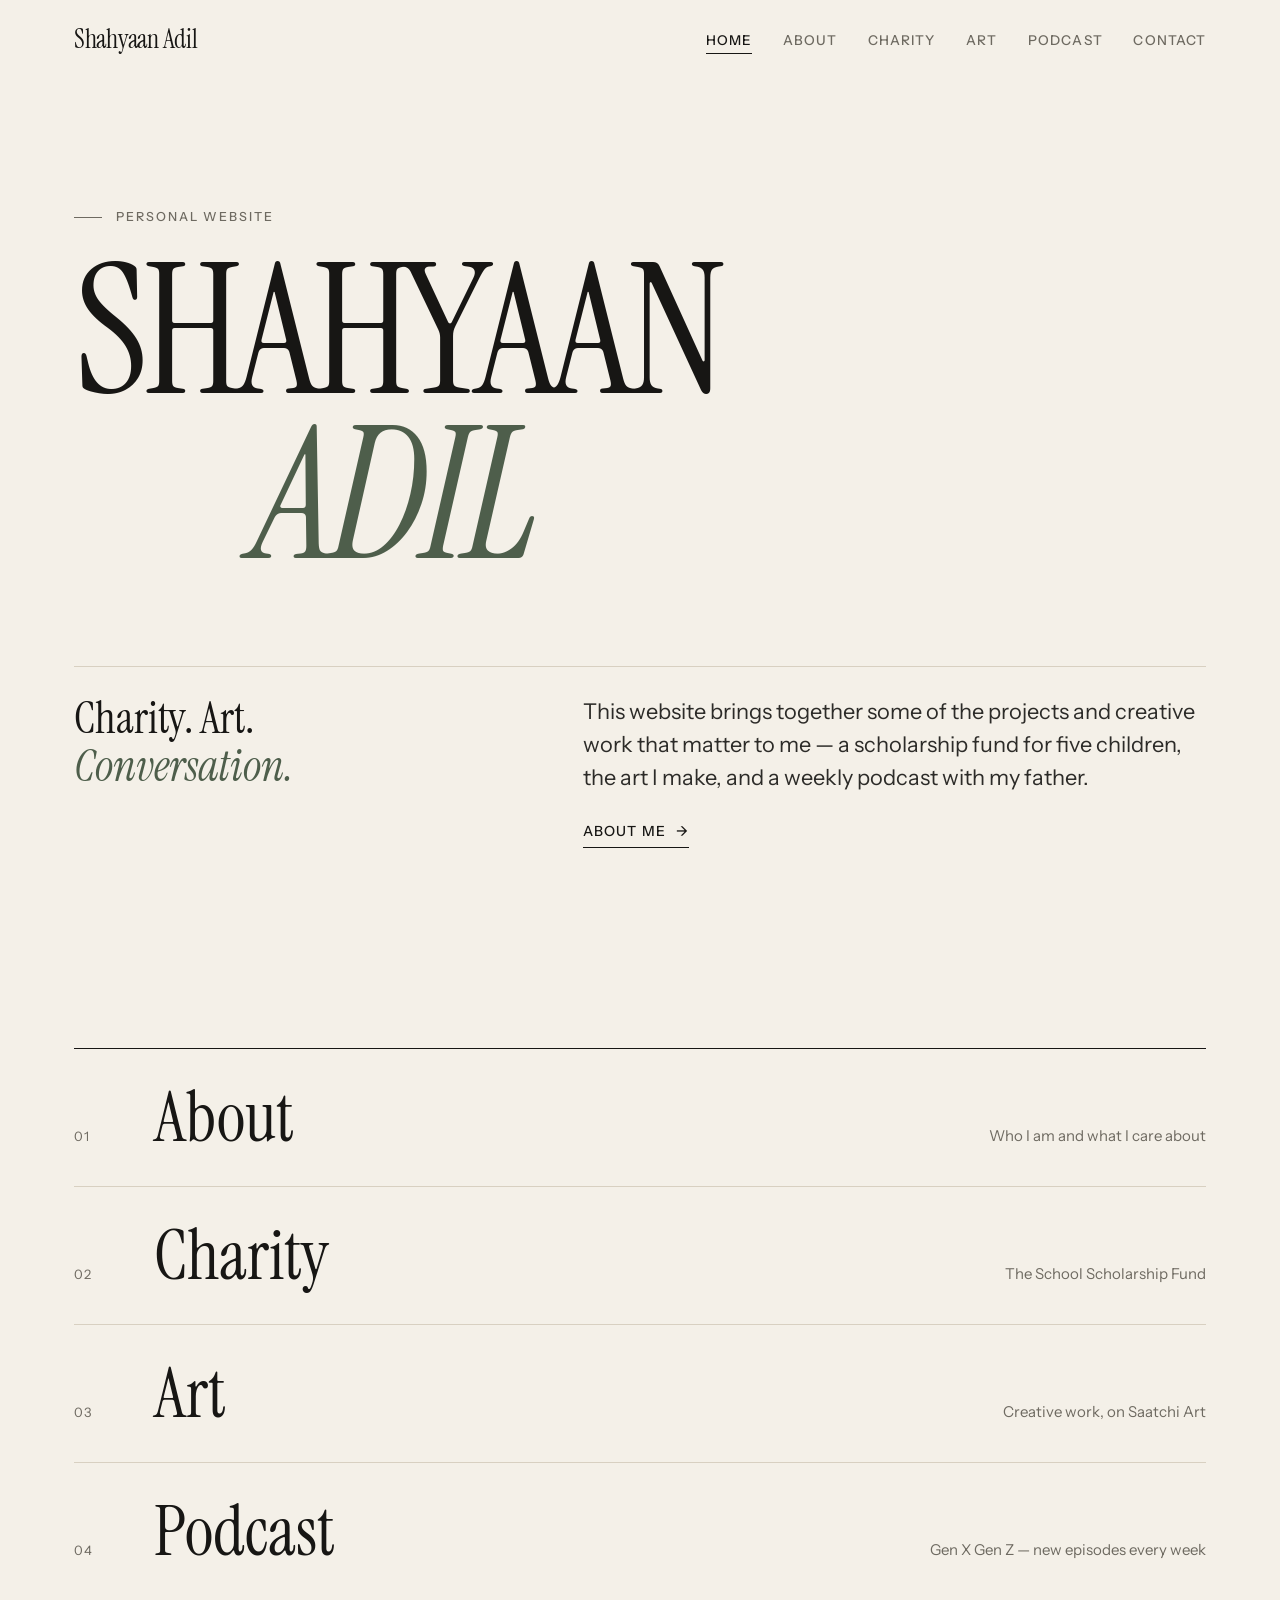
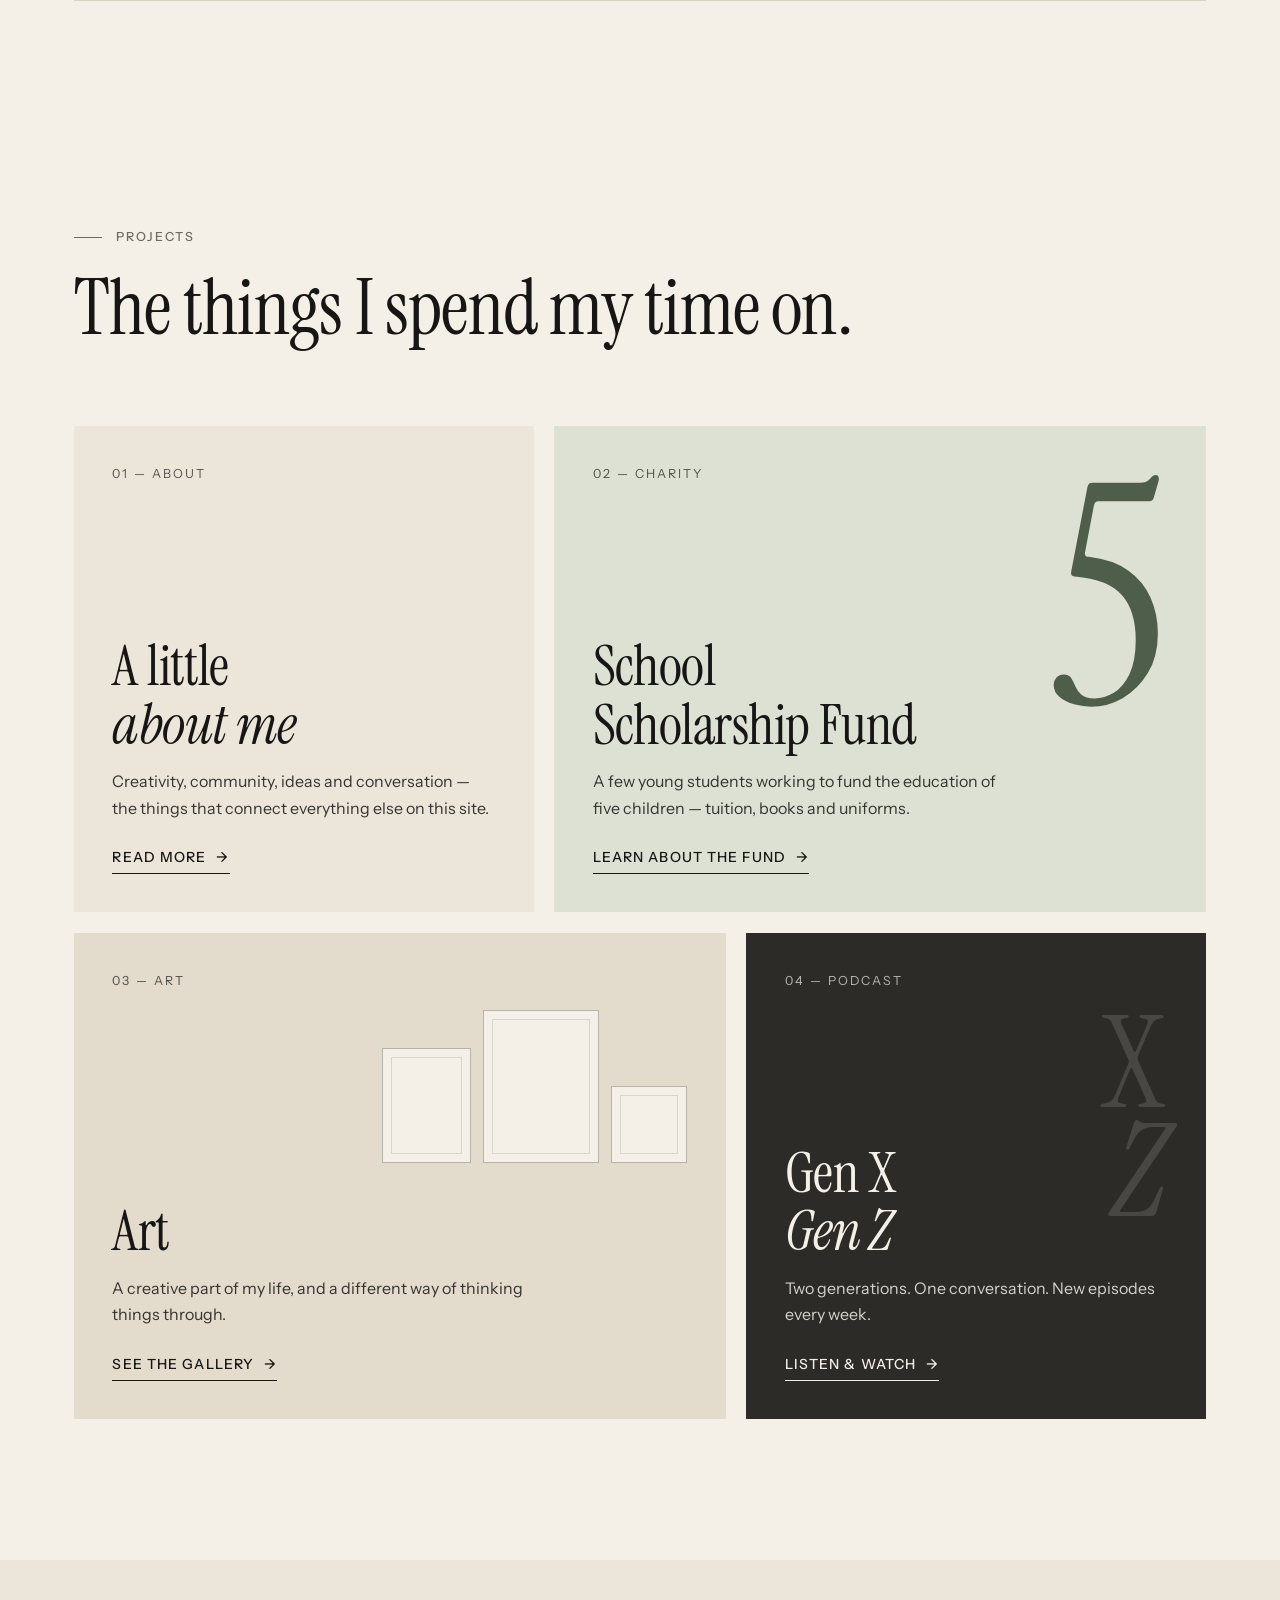
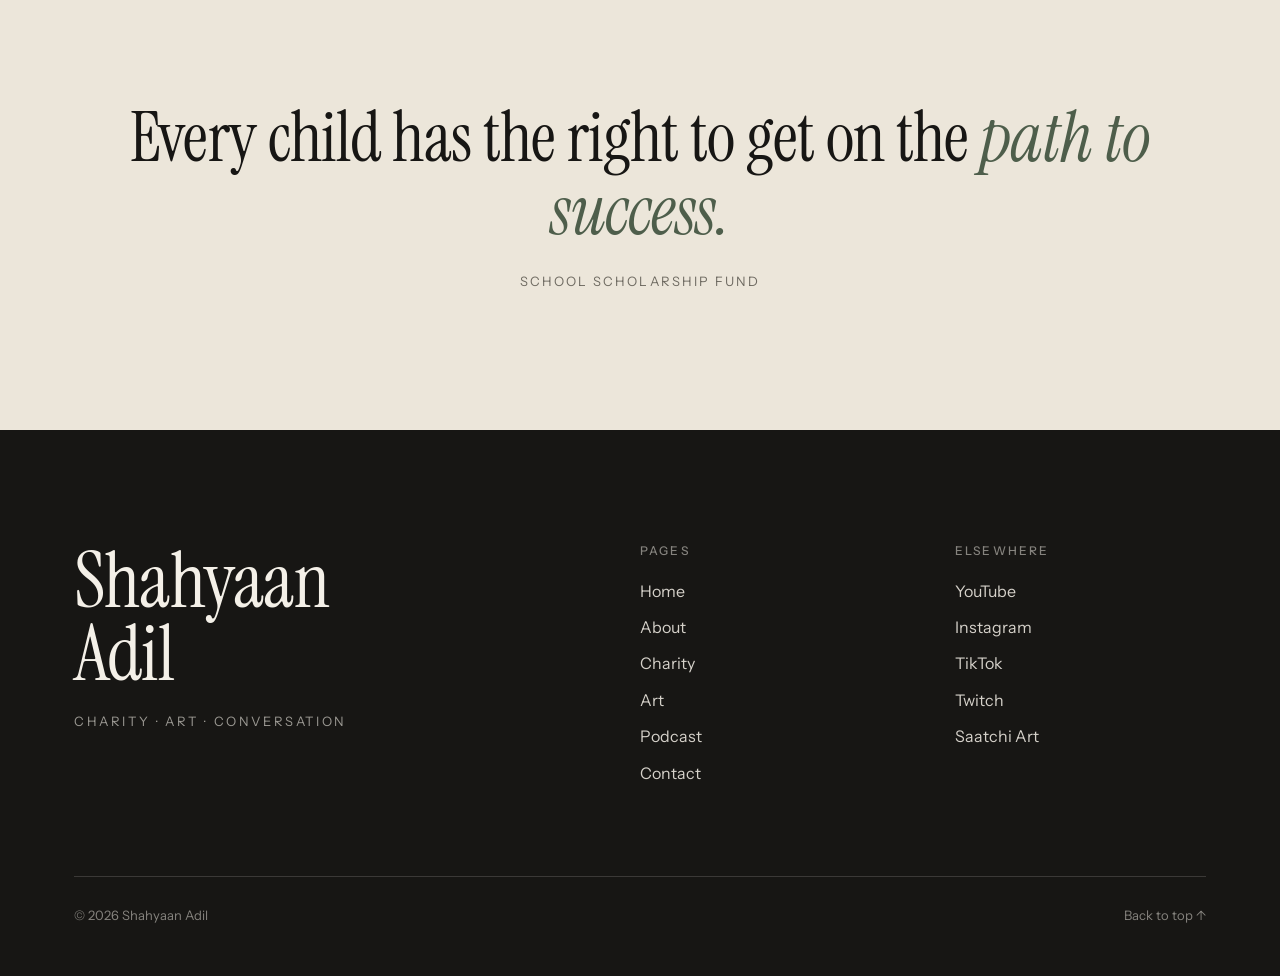
<file: index.html>
<!DOCTYPE html>
<html lang="en-GB">
<head>
  <meta charset="utf-8">
  <meta name="viewport" content="width=device-width, initial-scale=1">
  <title>Shahyaan Adil | Charity, Art &amp; Conversation</title>
  <meta name="description" content="The personal website of Shahyaan Adil — the School Scholarship Fund, artwork, and Gen X Gen Z, a weekly father-and-son podcast.">
  <link rel="canonical" href="https://shahyaanadil.com/">

  <meta property="og:type" content="website">
  <meta property="og:site_name" content="Shahyaan Adil">
  <meta property="og:title" content="Shahyaan Adil | Charity, Art &amp; Conversation">
  <meta property="og:description" content="The personal website of Shahyaan Adil — the School Scholarship Fund, artwork, and Gen X Gen Z, a weekly father-and-son podcast.">
  <meta property="og:url" content="https://shahyaanadil.com/">
  <meta property="og:locale" content="en_GB">
  <meta name="twitter:card" content="summary">
  <meta name="twitter:title" content="Shahyaan Adil | Charity, Art &amp; Conversation">
  <meta name="twitter:description" content="The personal website of Shahyaan Adil — the School Scholarship Fund, artwork, and Gen X Gen Z, a weekly father-and-son podcast.">

  <meta name="theme-color" content="#F4F0E8">
  <link rel="icon" href="assets/favicon.svg" type="image/svg+xml">

  <link rel="preconnect" href="https://fonts.googleapis.com">
  <link rel="preconnect" href="https://fonts.gstatic.com" crossorigin>
  <link rel="stylesheet" href="https://fonts.googleapis.com/css2?family=Instrument+Sans:wght@400;500;600&amp;family=Instrument+Serif:ital@0;1&amp;display=swap">
  <link rel="stylesheet" href="style.css">
  <script>document.documentElement.classList.add("js");</script>
  <script type="application/ld+json">
  {
    "@context": "https://schema.org",
    "@graph": [
      {
        "@type": "WebSite",
        "@id": "https://shahyaanadil.com/#website",
        "url": "https://shahyaanadil.com/",
        "name": "Shahyaan Adil",
        "inLanguage": "en-GB",
        "about": { "@id": "https://shahyaanadil.com/#person" }
      },
      {
        "@type": "Person",
        "@id": "https://shahyaanadil.com/#person",
        "name": "Shahyaan Adil",
        "url": "https://shahyaanadil.com/",
        "sameAs": [
          "https://www.saatchiart.com/account/profile/2300161",
          "https://www.twitch.tv/shahyaanadil"
        ]
      },
      {
        "@type": "PodcastSeries",
        "@id": "https://shahyaanadil.com/podcast/#podcast",
        "name": "Gen X Gen Z",
        "description": "Two generations. One conversation. A weekly father-and-son podcast.",
        "url": "https://shahyaanadil.com/podcast/",
        "sameAs": [
          "https://www.youtube.com/@GenXGenZPod",
          "https://www.instagram.com/genxgenzpod/",
          "https://www.tiktok.com/@genxgenzpod"
        ],
        "actor": [
          { "@type": "Person", "name": "Raja Adil Bashir" },
          { "@id": "https://shahyaanadil.com/#person" }
        ]
      }
    ]
  }
  </script>
</head>
<body>
  <a class="skip" href="#main">Skip to content</a>

  <header class="site-header">
    <div class="wrap header-inner">
      <a class="wordmark" href="./">Shahyaan Adil</a>
      <button class="nav-toggle" type="button" aria-expanded="false" aria-controls="site-nav">
        <span class="nav-toggle-label">Menu</span><span class="bars" aria-hidden="true"></span>
      </button>
      <nav id="site-nav" class="site-nav" aria-label="Main">
        <ul>
        <li><a href="./" aria-current="page">Home</a></li>
        <li><a href="about/">About</a></li>
        <li><a href="charity/">Charity</a></li>
        <li><a href="art/">Art</a></li>
        <li><a href="podcast/">Podcast</a></li>
        <li><a href="contact/">Contact</a></li>
        </ul>
      </nav>
    </div>
  </header>

  <main id="main">
    <section class="hero">
      <div class="wrap">
        <p class="eyebrow reveal">Personal website</p>
        <h1 class="display reveal d1">
          <span class="line">Shahyaan</span>
          <span class="line line--indent"><em>Adil</em></span>
        </h1>
        <div class="hero-foot reveal d2">
          <p class="tagline"><span>Charity. Art.</span><span>Conversation.</span></p>
          <div>
            <p class="lede">This website brings together some of the projects and creative work that matter to me — a scholarship fund for five children, the art I make, and a weekly podcast with my father.</p>
            <p><a class="text-link" href="about/">About me <span class="arrow" aria-hidden="true">&rarr;</span></a></p>
          </div>
        </div>
      </div>
    </section>

    <section class="section section--tight" aria-labelledby="index-title">
      <div class="wrap">
        <h2 id="index-title" class="visually-hidden">Contents</h2>
        <ol class="index-list reveal">
          <li><a href="about/"><span class="num">01</span><span class="title">About</span><span class="desc">Who I am and what I care about</span></a></li>
          <li><a href="charity/"><span class="num">02</span><span class="title">Charity</span><span class="desc">The School Scholarship Fund</span></a></li>
          <li><a href="art/"><span class="num">03</span><span class="title">Art</span><span class="desc">Creative work, on Saatchi Art</span></a></li>
          <li><a href="podcast/"><span class="num">04</span><span class="title">Podcast</span><span class="desc">Gen X Gen Z — new episodes every week</span></a></li>
        </ol>
      </div>
    </section>

    <section class="section" aria-labelledby="projects-title">
      <div class="wrap">
        <div class="section-head reveal">
          <p class="eyebrow">Projects</p>
          <h2 id="projects-title">The things I spend my time on.</h2>
        </div>

        <div class="previews">
          <a class="card card--about reveal" href="about/">
            <div class="card__top"><span class="card__num">01 — About</span></div>
            <div>
              <h3>A little<br><em>about me</em></h3>
              <p>Creativity, community, ideas and conversation — the things that connect everything else on this site.</p>
              <span class="text-link">Read more <span class="arrow" aria-hidden="true">&rarr;</span></span>
            </div>
          </a>

          <a class="card card--charity reveal d1" href="charity/">
            <span class="card__big" aria-hidden="true">5</span>
            <div class="card__top"><span class="card__num">02 — Charity</span></div>
            <div>
              <h3>School<br>Scholarship Fund</h3>
              <p>A few young students working to fund the education of five children — tuition, books and uniforms.</p>
              <span class="text-link">Learn about the fund <span class="arrow" aria-hidden="true">&rarr;</span></span>
            </div>
          </a>

          <a class="card card--art reveal" href="art/">
            <div class="frames" aria-hidden="true"><span></span><span></span><span></span></div>
            <div class="card__top"><span class="card__num">03 — Art</span></div>
            <div>
              <h3>Art</h3>
              <p>A creative part of my life, and a different way of thinking things through.</p>
              <span class="text-link">See the gallery <span class="arrow" aria-hidden="true">&rarr;</span></span>
            </div>
          </a>

          <a class="card card--podcast reveal d1" href="podcast/">
            <span class="card__xz" aria-hidden="true">X<em>Z</em></span>
            <div class="card__top"><span class="card__num">04 — Podcast</span></div>
            <div>
              <h3>Gen X<br><em>Gen Z</em></h3>
              <p>Two generations. One conversation. New episodes every week.</p>
              <span class="text-link">Listen &amp; watch <span class="arrow" aria-hidden="true">&rarr;</span></span>
            </div>
          </a>
        </div>
      </div>
    </section>

    <section class="section section--panel quote-band">
      <div class="wrap">
        <blockquote class="reveal">
          Every child has the right to get on the <em>path to success.</em>
          <cite>School Scholarship Fund</cite>
        </blockquote>
      </div>
    </section>
  </main>

  <footer class="site-footer">
    <div class="wrap">
      <div class="footer-top">
        <div class="footer-brand">
          <a class="footer-mark" href="./">Shahyaan<br>Adil</a>
          <p class="footer-line">Charity · Art · Conversation</p>
        </div>
        <nav class="footer-col" aria-label="Footer">
          <h2>Pages</h2>
          <ul>
            <li><a href="./">Home</a></li>
            <li><a href="about/">About</a></li>
            <li><a href="charity/">Charity</a></li>
            <li><a href="art/">Art</a></li>
            <li><a href="podcast/">Podcast</a></li>
            <li><a href="contact/">Contact</a></li>
          </ul>
        </nav>
        <div class="footer-col">
          <h2>Elsewhere</h2>
          <ul>
            <li><a href="https://www.youtube.com/@GenXGenZPod" target="_blank" rel="noopener">YouTube</a></li>
            <li><a href="https://www.instagram.com/genxgenzpod/" target="_blank" rel="noopener">Instagram</a></li>
            <li><a href="https://www.tiktok.com/@genxgenzpod" target="_blank" rel="noopener">TikTok</a></li>
            <li><a href="https://www.twitch.tv/shahyaanadil" target="_blank" rel="noopener">Twitch</a></li>
            <li><a href="https://www.saatchiart.com/account/profile/2300161" target="_blank" rel="noopener">Saatchi Art</a></li>
          </ul>
        </div>
      </div>
      <div class="footer-bottom">
        <p>&copy; 2026 Shahyaan Adil</p>
        <p><a href="#main">Back to top &uarr;</a></p>
      </div>
    </div>
  </footer>

  <script src="script.js" defer></script>
</body>
</html>
</file>
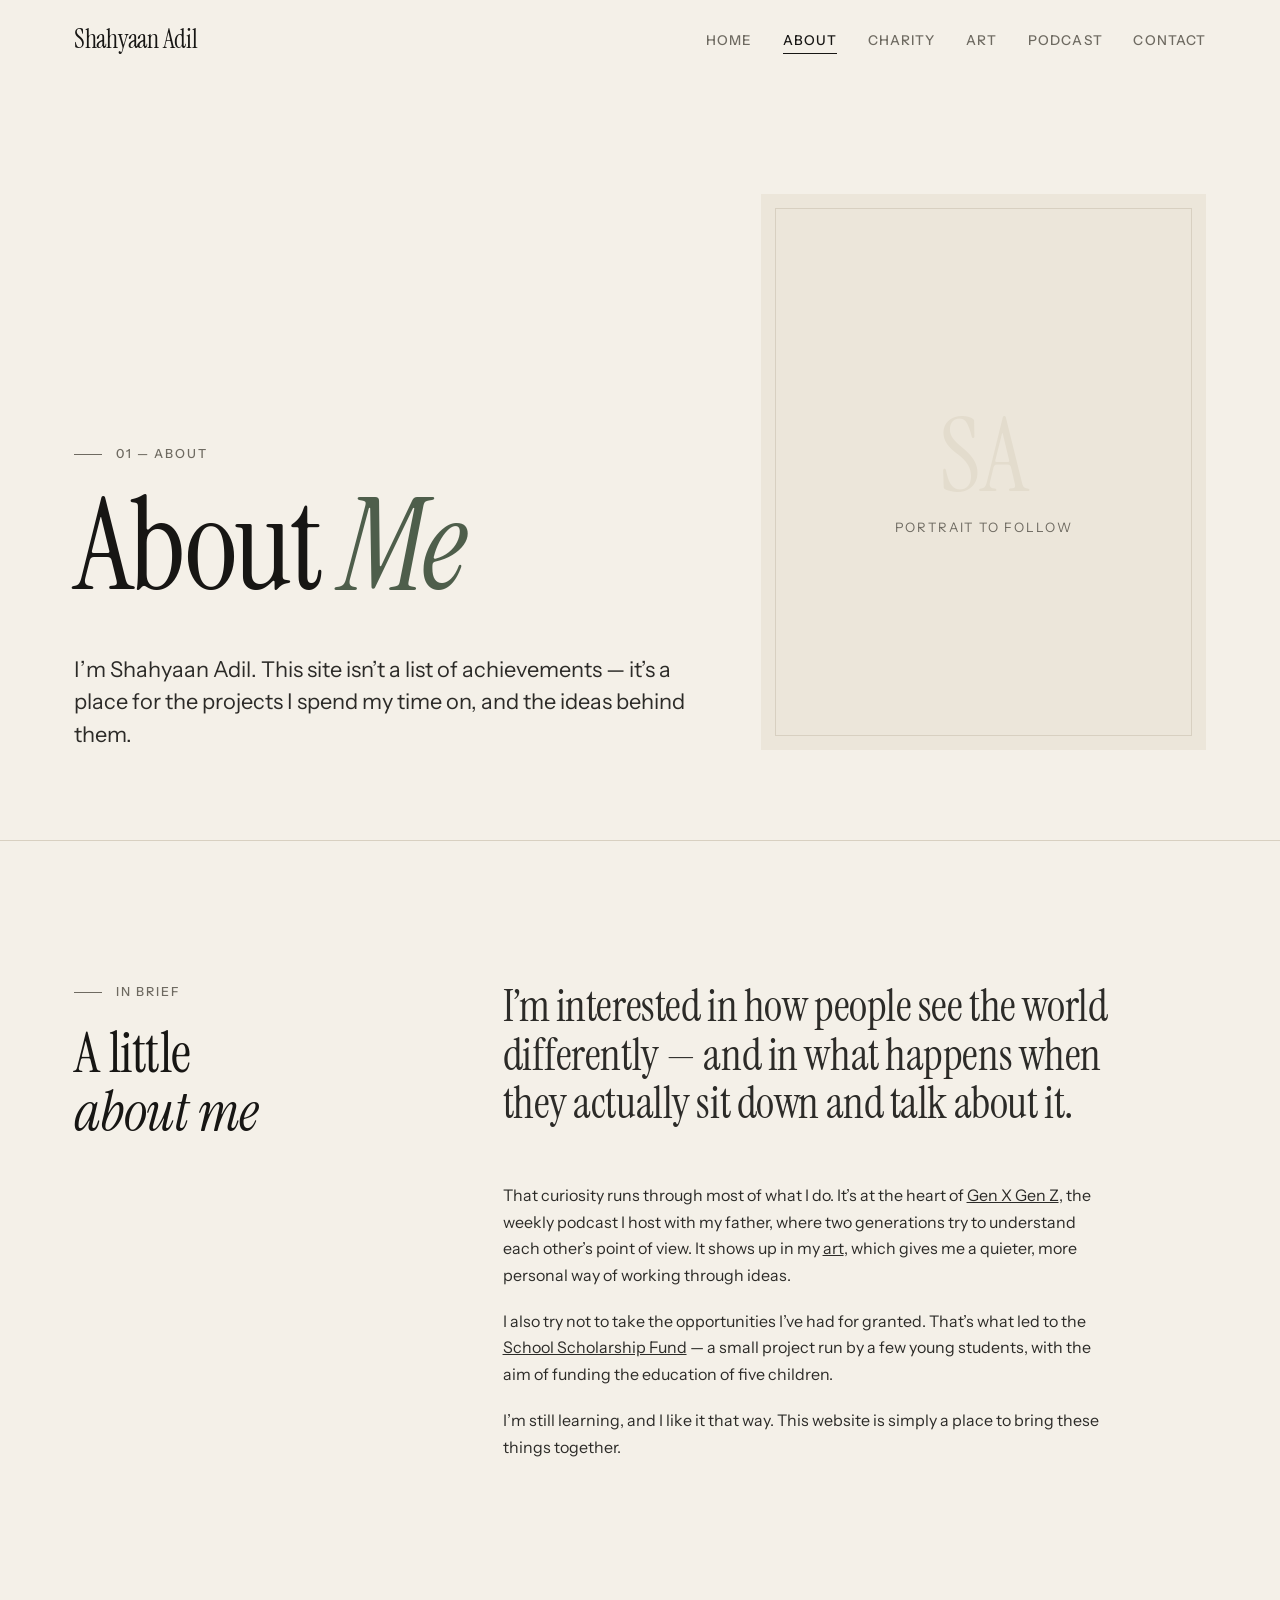
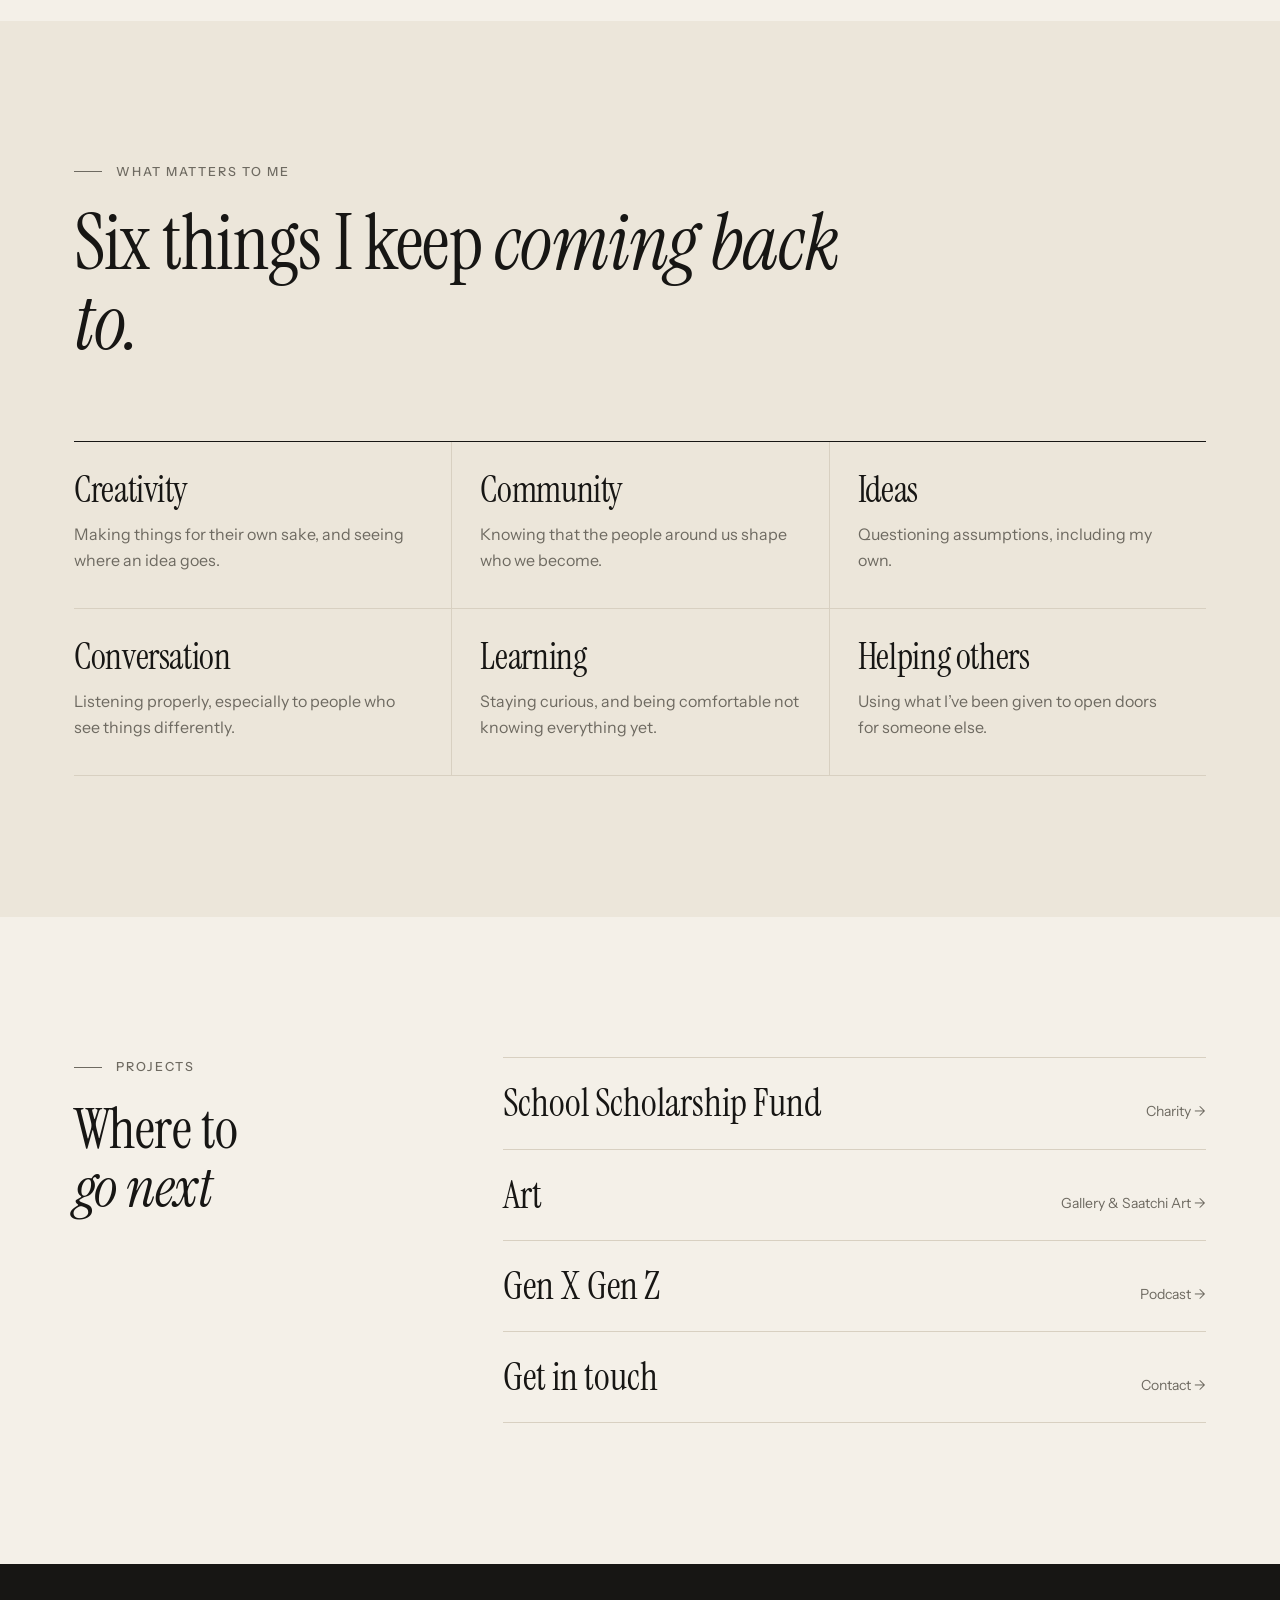
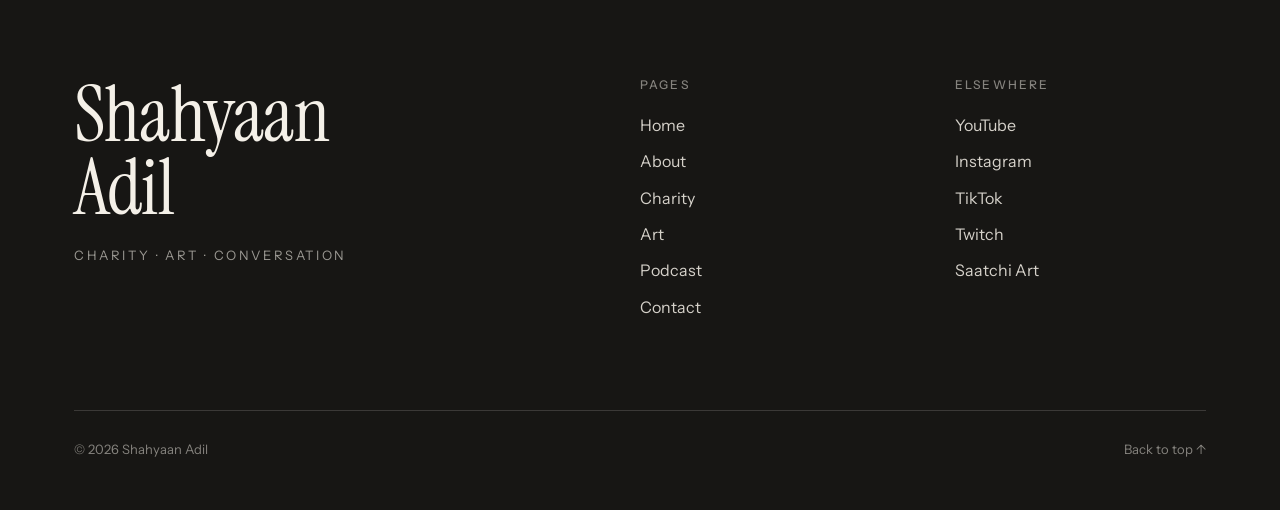
<file: about/index.html>
<!DOCTYPE html>
<html lang="en-GB">
<head>
  <meta charset="utf-8">
  <meta name="viewport" content="width=device-width, initial-scale=1">
  <title>About Me | Shahyaan Adil</title>
  <meta name="description" content="About Shahyaan Adil — creativity, community, ideas and conversation, and the projects that bring them together.">
  <link rel="canonical" href="https://shahyaanadil.com/about/">

  <meta property="og:type" content="website">
  <meta property="og:site_name" content="Shahyaan Adil">
  <meta property="og:title" content="About Me | Shahyaan Adil">
  <meta property="og:description" content="About Shahyaan Adil — creativity, community, ideas and conversation, and the projects that bring them together.">
  <meta property="og:url" content="https://shahyaanadil.com/about/">
  <meta property="og:locale" content="en_GB">
  <meta name="twitter:card" content="summary">
  <meta name="twitter:title" content="About Me | Shahyaan Adil">
  <meta name="twitter:description" content="About Shahyaan Adil — creativity, community, ideas and conversation, and the projects that bring them together.">

  <meta name="theme-color" content="#F4F0E8">
  <link rel="icon" href="../assets/favicon.svg" type="image/svg+xml">

  <link rel="preconnect" href="https://fonts.googleapis.com">
  <link rel="preconnect" href="https://fonts.gstatic.com" crossorigin>
  <link rel="stylesheet" href="https://fonts.googleapis.com/css2?family=Instrument+Sans:wght@400;500;600&amp;family=Instrument+Serif:ital@0;1&amp;display=swap">
  <link rel="stylesheet" href="../style.css">
  <script>document.documentElement.classList.add("js");</script>
</head>
<body>
  <a class="skip" href="#main">Skip to content</a>

  <header class="site-header">
    <div class="wrap header-inner">
      <a class="wordmark" href="../">Shahyaan Adil</a>
      <button class="nav-toggle" type="button" aria-expanded="false" aria-controls="site-nav">
        <span class="nav-toggle-label">Menu</span><span class="bars" aria-hidden="true"></span>
      </button>
      <nav id="site-nav" class="site-nav" aria-label="Main">
        <ul>
        <li><a href="../">Home</a></li>
        <li><a href="../about/" aria-current="page">About</a></li>
        <li><a href="../charity/">Charity</a></li>
        <li><a href="../art/">Art</a></li>
        <li><a href="../podcast/">Podcast</a></li>
        <li><a href="../contact/">Contact</a></li>
        </ul>
      </nav>
    </div>
  </header>

  <main id="main">
    <section class="page-hero">
      <div class="wrap page-hero__grid">
        <div>
          <p class="eyebrow reveal">01 — About</p>
          <h1 class="reveal d1">About <em>Me</em></h1>
          <p class="lede reveal d2">I&rsquo;m Shahyaan Adil. This site isn&rsquo;t a list of achievements &mdash; it&rsquo;s a place for the projects I spend my time on, and the ideas behind them.</p>
        </div>

        <!--
          PORTRAIT
          To add your photograph:
          1. Upload it to the assets folder, e.g. assets/portrait.jpg
          2. Replace the <div class="portrait__placeholder">…</div> below with:
             <img src="../assets/portrait.jpg" alt="Portrait of Shahyaan Adil">
        -->
        <figure class="portrait reveal d2" style="margin:0">
          <div class="portrait__placeholder">
            <span class="initials" aria-hidden="true">SA</span>
            <span>Portrait to follow</span>
          </div>
        </figure>
      </div>
    </section>

    <section class="section section--rule">
      <div class="wrap split">
        <div class="split__label reveal">
          <p class="eyebrow">In brief</p>
          <h2>A little<br><em>about me</em></h2>
        </div>
        <div class="prose reveal d1">
          <p class="serif-lg">I&rsquo;m interested in how people see the world differently &mdash; and in what happens when they actually sit down and talk about it.</p>
          <p>That curiosity runs through most of what I do. It&rsquo;s at the heart of <a href="../podcast/">Gen X Gen Z</a>, the weekly podcast I host with my father, where two generations try to understand each other&rsquo;s point of view. It shows up in my <a href="../art/">art</a>, which gives me a quieter, more personal way of working through ideas.</p>
          <p>I also try not to take the opportunities I&rsquo;ve had for granted. That&rsquo;s what led to the <a href="../charity/">School Scholarship Fund</a> &mdash; a small project run by a few young students, with the aim of funding the education of five children.</p>
          <p>I&rsquo;m still learning, and I like it that way. This website is simply a place to bring these things together.</p>
        </div>
      </div>
    </section>

    <section class="section section--panel">
      <div class="wrap">
        <div class="section-head reveal">
          <p class="eyebrow">What matters to me</p>
          <h2>Six things I keep <em>coming back to.</em></h2>
        </div>
        <ul class="values">
          <li class="reveal"><h3>Creativity</h3><p>Making things for their own sake, and seeing where an idea goes.</p></li>
          <li class="reveal d1"><h3>Community</h3><p>Knowing that the people around us shape who we become.</p></li>
          <li class="reveal d2"><h3>Ideas</h3><p>Questioning assumptions, including my own.</p></li>
          <li class="reveal"><h3>Conversation</h3><p>Listening properly, especially to people who see things differently.</p></li>
          <li class="reveal d1"><h3>Learning</h3><p>Staying curious, and being comfortable not knowing everything yet.</p></li>
          <li class="reveal d2"><h3>Helping others</h3><p>Using what I&rsquo;ve been given to open doors for someone else.</p></li>
        </ul>
      </div>
    </section>

    <section class="section">
      <div class="wrap split">
        <div class="split__label reveal">
          <p class="eyebrow">Projects</p>
          <h2>Where to<br><em>go next</em></h2>
        </div>
        <ul class="project-links reveal d1">
          <li><a href="../charity/"><span class="name">School Scholarship Fund</span><span class="meta">Charity &rarr;</span></a></li>
          <li><a href="../art/"><span class="name">Art</span><span class="meta">Gallery &amp; Saatchi Art &rarr;</span></a></li>
          <li><a href="../podcast/"><span class="name">Gen X Gen Z</span><span class="meta">Podcast &rarr;</span></a></li>
          <li><a href="../contact/"><span class="name">Get in touch</span><span class="meta">Contact &rarr;</span></a></li>
        </ul>
      </div>
    </section>
  </main>

  <footer class="site-footer">
    <div class="wrap">
      <div class="footer-top">
        <div class="footer-brand">
          <a class="footer-mark" href="../">Shahyaan<br>Adil</a>
          <p class="footer-line">Charity · Art · Conversation</p>
        </div>
        <nav class="footer-col" aria-label="Footer">
          <h2>Pages</h2>
          <ul>
            <li><a href="../">Home</a></li>
            <li><a href="../about/">About</a></li>
            <li><a href="../charity/">Charity</a></li>
            <li><a href="../art/">Art</a></li>
            <li><a href="../podcast/">Podcast</a></li>
            <li><a href="../contact/">Contact</a></li>
          </ul>
        </nav>
        <div class="footer-col">
          <h2>Elsewhere</h2>
          <ul>
            <li><a href="https://www.youtube.com/@GenXGenZPod" target="_blank" rel="noopener">YouTube</a></li>
            <li><a href="https://www.instagram.com/genxgenzpod/" target="_blank" rel="noopener">Instagram</a></li>
            <li><a href="https://www.tiktok.com/@genxgenzpod" target="_blank" rel="noopener">TikTok</a></li>
            <li><a href="https://www.twitch.tv/shahyaanadil" target="_blank" rel="noopener">Twitch</a></li>
            <li><a href="https://www.saatchiart.com/account/profile/2300161" target="_blank" rel="noopener">Saatchi Art</a></li>
          </ul>
        </div>
      </div>
      <div class="footer-bottom">
        <p>&copy; 2026 Shahyaan Adil</p>
        <p><a href="#main">Back to top &uarr;</a></p>
      </div>
    </div>
  </footer>

  <script src="../script.js" defer></script>
</body>
</html>
</file>
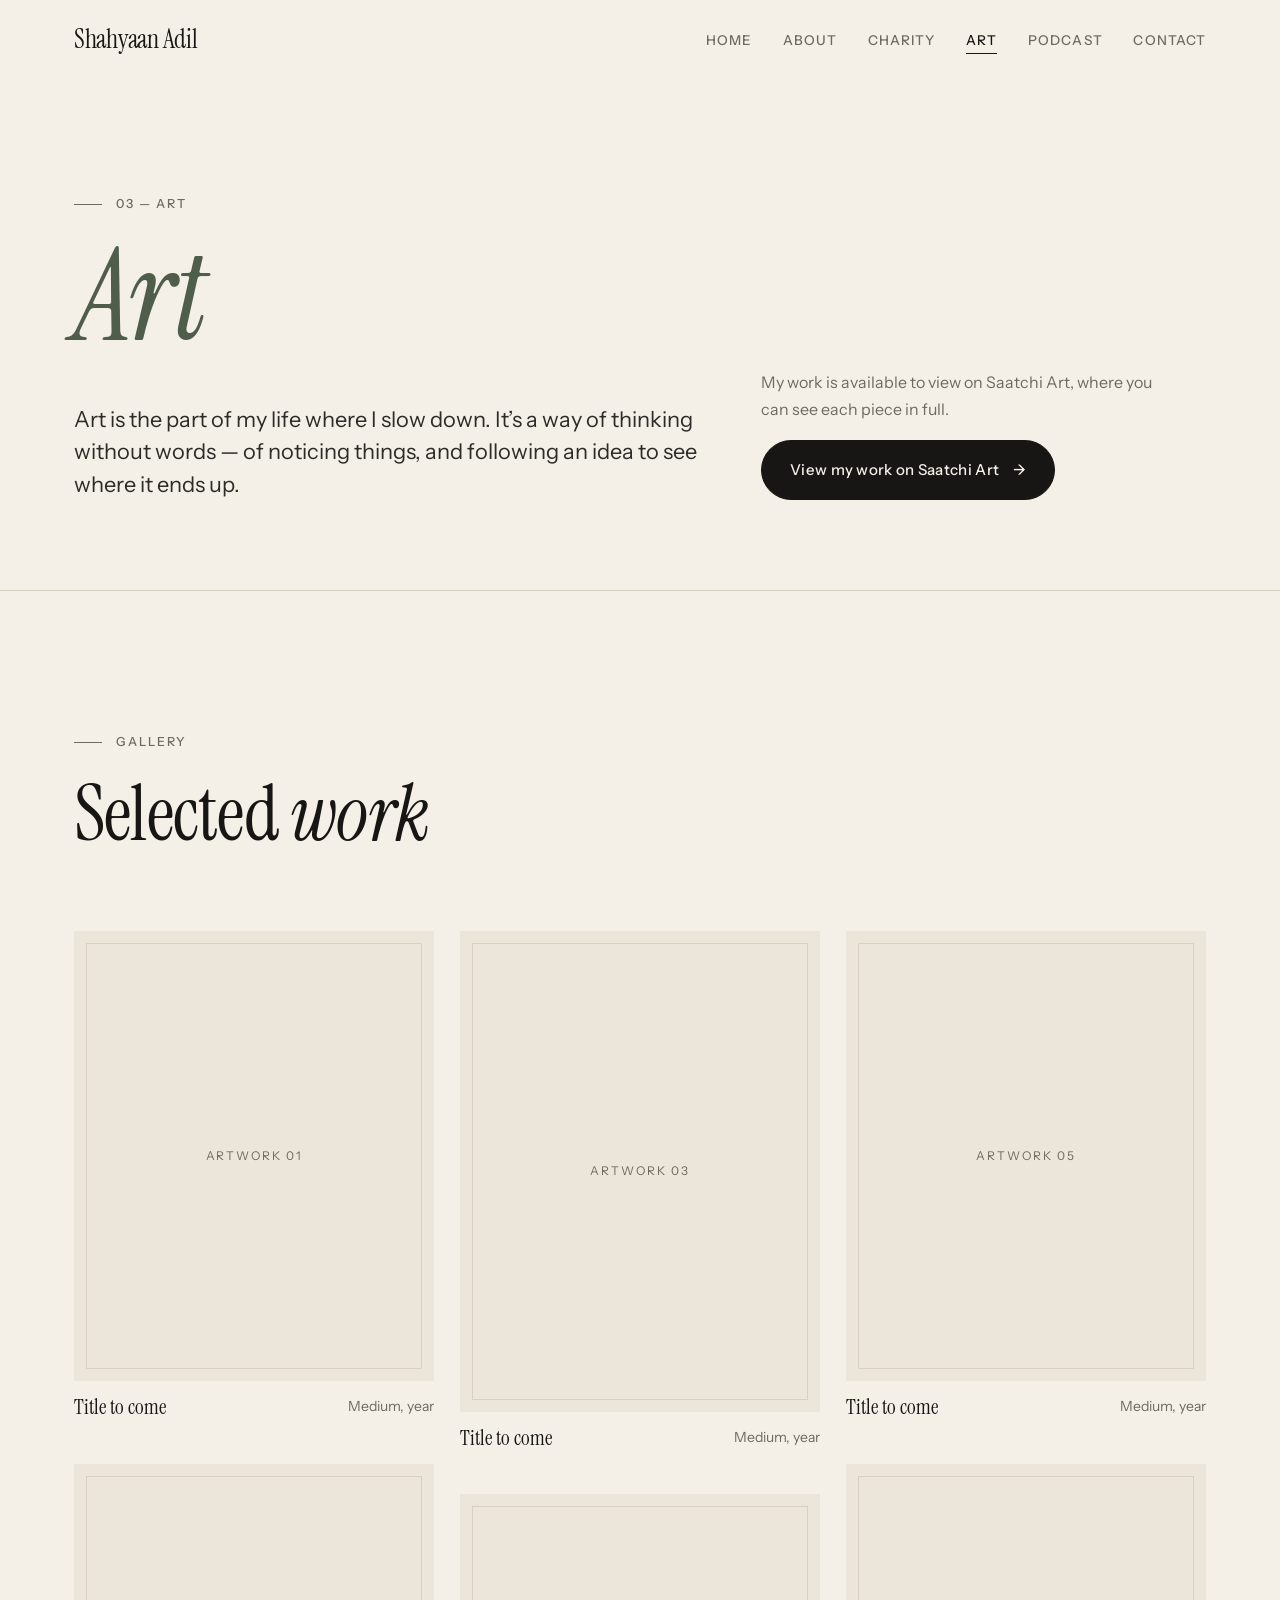
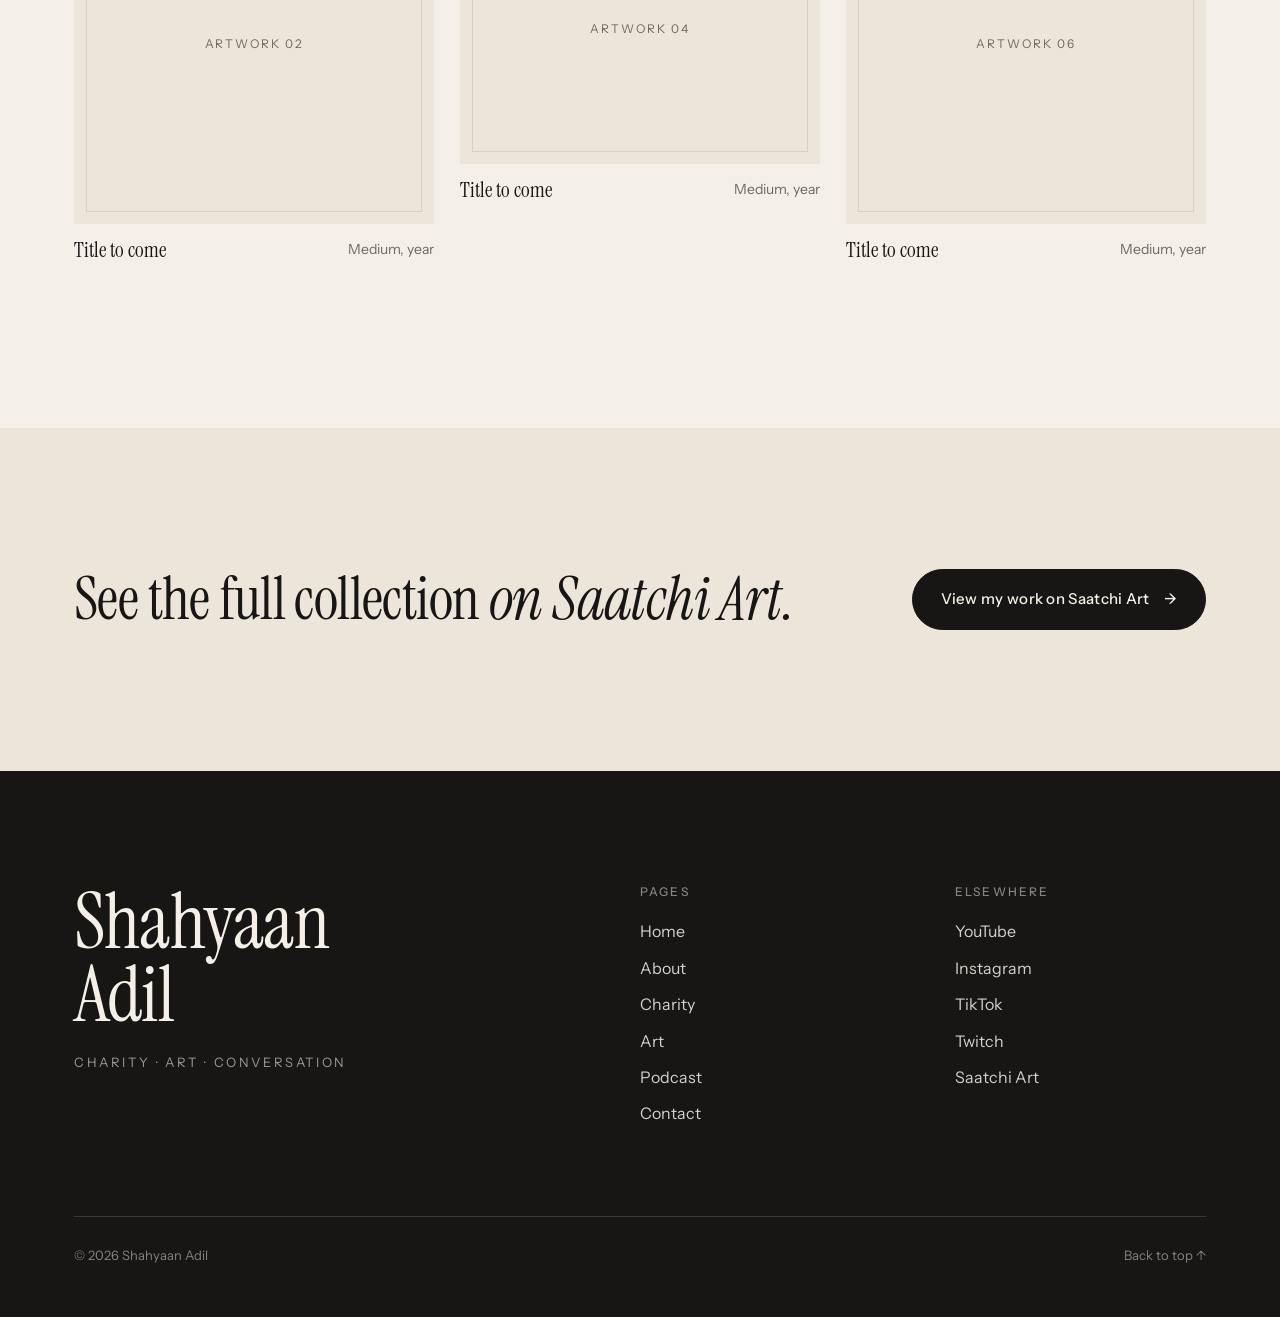
<file: art/index.html>
<!DOCTYPE html>
<html lang="en-GB">
<head>
  <meta charset="utf-8">
  <meta name="viewport" content="width=device-width, initial-scale=1">
  <title>Art | Shahyaan Adil</title>
  <meta name="description" content="The artwork of Shahyaan Adil. View the full collection on Saatchi Art.">
  <link rel="canonical" href="https://shahyaanadil.com/art/">

  <meta property="og:type" content="website">
  <meta property="og:site_name" content="Shahyaan Adil">
  <meta property="og:title" content="Art | Shahyaan Adil">
  <meta property="og:description" content="The artwork of Shahyaan Adil. View the full collection on Saatchi Art.">
  <meta property="og:url" content="https://shahyaanadil.com/art/">
  <meta property="og:locale" content="en_GB">
  <meta name="twitter:card" content="summary">
  <meta name="twitter:title" content="Art | Shahyaan Adil">
  <meta name="twitter:description" content="The artwork of Shahyaan Adil. View the full collection on Saatchi Art.">

  <meta name="theme-color" content="#F4F0E8">
  <link rel="icon" href="../assets/favicon.svg" type="image/svg+xml">

  <link rel="preconnect" href="https://fonts.googleapis.com">
  <link rel="preconnect" href="https://fonts.gstatic.com" crossorigin>
  <link rel="stylesheet" href="https://fonts.googleapis.com/css2?family=Instrument+Sans:wght@400;500;600&amp;family=Instrument+Serif:ital@0;1&amp;display=swap">
  <link rel="stylesheet" href="../style.css">
  <script>document.documentElement.classList.add("js");</script>
</head>
<body>
  <a class="skip" href="#main">Skip to content</a>

  <header class="site-header">
    <div class="wrap header-inner">
      <a class="wordmark" href="../">Shahyaan Adil</a>
      <button class="nav-toggle" type="button" aria-expanded="false" aria-controls="site-nav">
        <span class="nav-toggle-label">Menu</span><span class="bars" aria-hidden="true"></span>
      </button>
      <nav id="site-nav" class="site-nav" aria-label="Main">
        <ul>
        <li><a href="../">Home</a></li>
        <li><a href="../about/">About</a></li>
        <li><a href="../charity/">Charity</a></li>
        <li><a href="../art/" aria-current="page">Art</a></li>
        <li><a href="../podcast/">Podcast</a></li>
        <li><a href="../contact/">Contact</a></li>
        </ul>
      </nav>
    </div>
  </header>

  <main id="main">
    <section class="page-hero">
      <div class="wrap page-hero__grid">
        <div>
          <p class="eyebrow reveal">03 — Art</p>
          <h1 class="reveal d1"><em>Art</em></h1>
          <p class="lede reveal d2">Art is the part of my life where I slow down. It&rsquo;s a way of thinking without words &mdash; of noticing things, and following an idea to see where it ends up.</p>
        </div>
        <div class="reveal d3">
          <p style="color:var(--muted);max-width:26em">My work is available to view on Saatchi Art, where you can see each piece in full.</p>
          <a class="btn" href="https://www.saatchiart.com/account/profile/2300161" target="_blank" rel="noopener">View my work on Saatchi Art <span class="arrow" aria-hidden="true">&rarr;</span></a>
        </div>
      </div>
    </section>

    <section class="section section--rule" aria-labelledby="gallery-title">
      <div class="wrap">
        <div class="section-head reveal">
          <p class="eyebrow">Gallery</p>
          <h2 id="gallery-title">Selected <em>work</em></h2>
        </div>

        <!--
          ============================================================
          HOW TO ADD YOUR ARTWORK
          1. Upload your image into the folder assets/art/
             e.g. assets/art/artwork-01.jpg
             (JPG, around 1600px on the longest side, keeps the site fast)
          2. In one of the <figure> blocks below, replace the whole line
               <div class="art-placeholder" ...><span>Artwork 01</span></div>
             with
               <img src="../assets/art/artwork-01.jpg" alt="Short description of the artwork" loading="lazy">
          3. Replace "Title to come" and "Medium, year" with the real details.
          To add more pieces, copy a whole <figure> … </figure> block.
          Images can be any shape — the gallery arranges them automatically,
          and clicking an image opens it larger.
          ============================================================
        -->
        <div class="gallery">
          <figure class="artwork reveal">
            <div class="art-placeholder" style="aspect-ratio:4 / 5"><span>Artwork 01</span></div>
            <figcaption><strong>Title to come</strong><span>Medium, year</span></figcaption>
          </figure>

          <figure class="artwork reveal">
            <div class="art-placeholder" style="aspect-ratio:1 / 1"><span>Artwork 02</span></div>
            <figcaption><strong>Title to come</strong><span>Medium, year</span></figcaption>
          </figure>

          <figure class="artwork reveal">
            <div class="art-placeholder" style="aspect-ratio:3 / 4"><span>Artwork 03</span></div>
            <figcaption><strong>Title to come</strong><span>Medium, year</span></figcaption>
          </figure>

          <figure class="artwork reveal">
            <div class="art-placeholder" style="aspect-ratio:4 / 3"><span>Artwork 04</span></div>
            <figcaption><strong>Title to come</strong><span>Medium, year</span></figcaption>
          </figure>

          <figure class="artwork reveal">
            <div class="art-placeholder" style="aspect-ratio:4 / 5"><span>Artwork 05</span></div>
            <figcaption><strong>Title to come</strong><span>Medium, year</span></figcaption>
          </figure>

          <figure class="artwork reveal">
            <div class="art-placeholder" style="aspect-ratio:1 / 1"><span>Artwork 06</span></div>
            <figcaption><strong>Title to come</strong><span>Medium, year</span></figcaption>
          </figure>
        </div>
      </div>
    </section>

    <section class="section section--panel">
      <div class="wrap saatchi-band">
        <h2 class="reveal">See the full collection <em>on Saatchi Art.</em></h2>
        <a class="btn reveal d1" href="https://www.saatchiart.com/account/profile/2300161" target="_blank" rel="noopener">View my work on Saatchi Art <span class="arrow" aria-hidden="true">&rarr;</span></a>
      </div>
    </section>
  </main>

  <footer class="site-footer">
    <div class="wrap">
      <div class="footer-top">
        <div class="footer-brand">
          <a class="footer-mark" href="../">Shahyaan<br>Adil</a>
          <p class="footer-line">Charity · Art · Conversation</p>
        </div>
        <nav class="footer-col" aria-label="Footer">
          <h2>Pages</h2>
          <ul>
            <li><a href="../">Home</a></li>
            <li><a href="../about/">About</a></li>
            <li><a href="../charity/">Charity</a></li>
            <li><a href="../art/">Art</a></li>
            <li><a href="../podcast/">Podcast</a></li>
            <li><a href="../contact/">Contact</a></li>
          </ul>
        </nav>
        <div class="footer-col">
          <h2>Elsewhere</h2>
          <ul>
            <li><a href="https://www.youtube.com/@GenXGenZPod" target="_blank" rel="noopener">YouTube</a></li>
            <li><a href="https://www.instagram.com/genxgenzpod/" target="_blank" rel="noopener">Instagram</a></li>
            <li><a href="https://www.tiktok.com/@genxgenzpod" target="_blank" rel="noopener">TikTok</a></li>
            <li><a href="https://www.twitch.tv/shahyaanadil" target="_blank" rel="noopener">Twitch</a></li>
            <li><a href="https://www.saatchiart.com/account/profile/2300161" target="_blank" rel="noopener">Saatchi Art</a></li>
          </ul>
        </div>
      </div>
      <div class="footer-bottom">
        <p>&copy; 2026 Shahyaan Adil</p>
        <p><a href="#main">Back to top &uarr;</a></p>
      </div>
    </div>
  </footer>

  <script src="../script.js" defer></script>
</body>
</html>
</file>
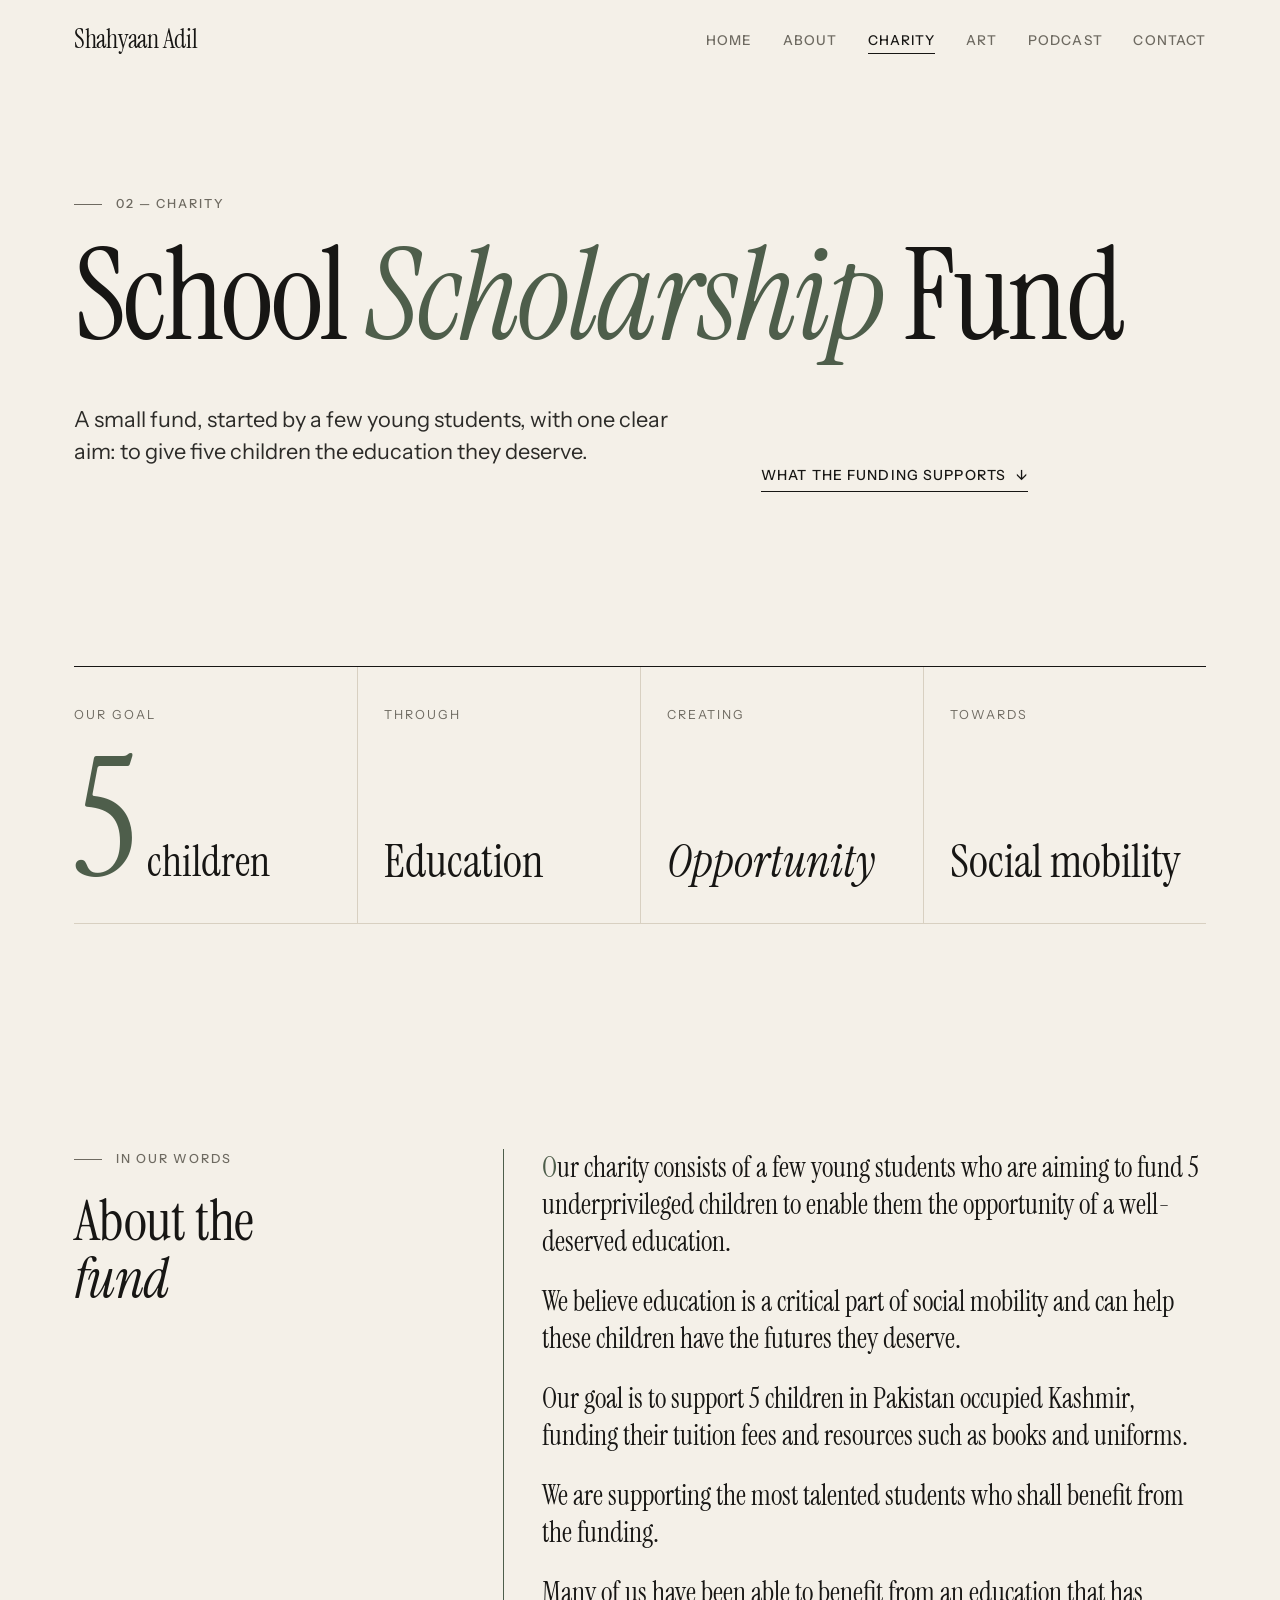
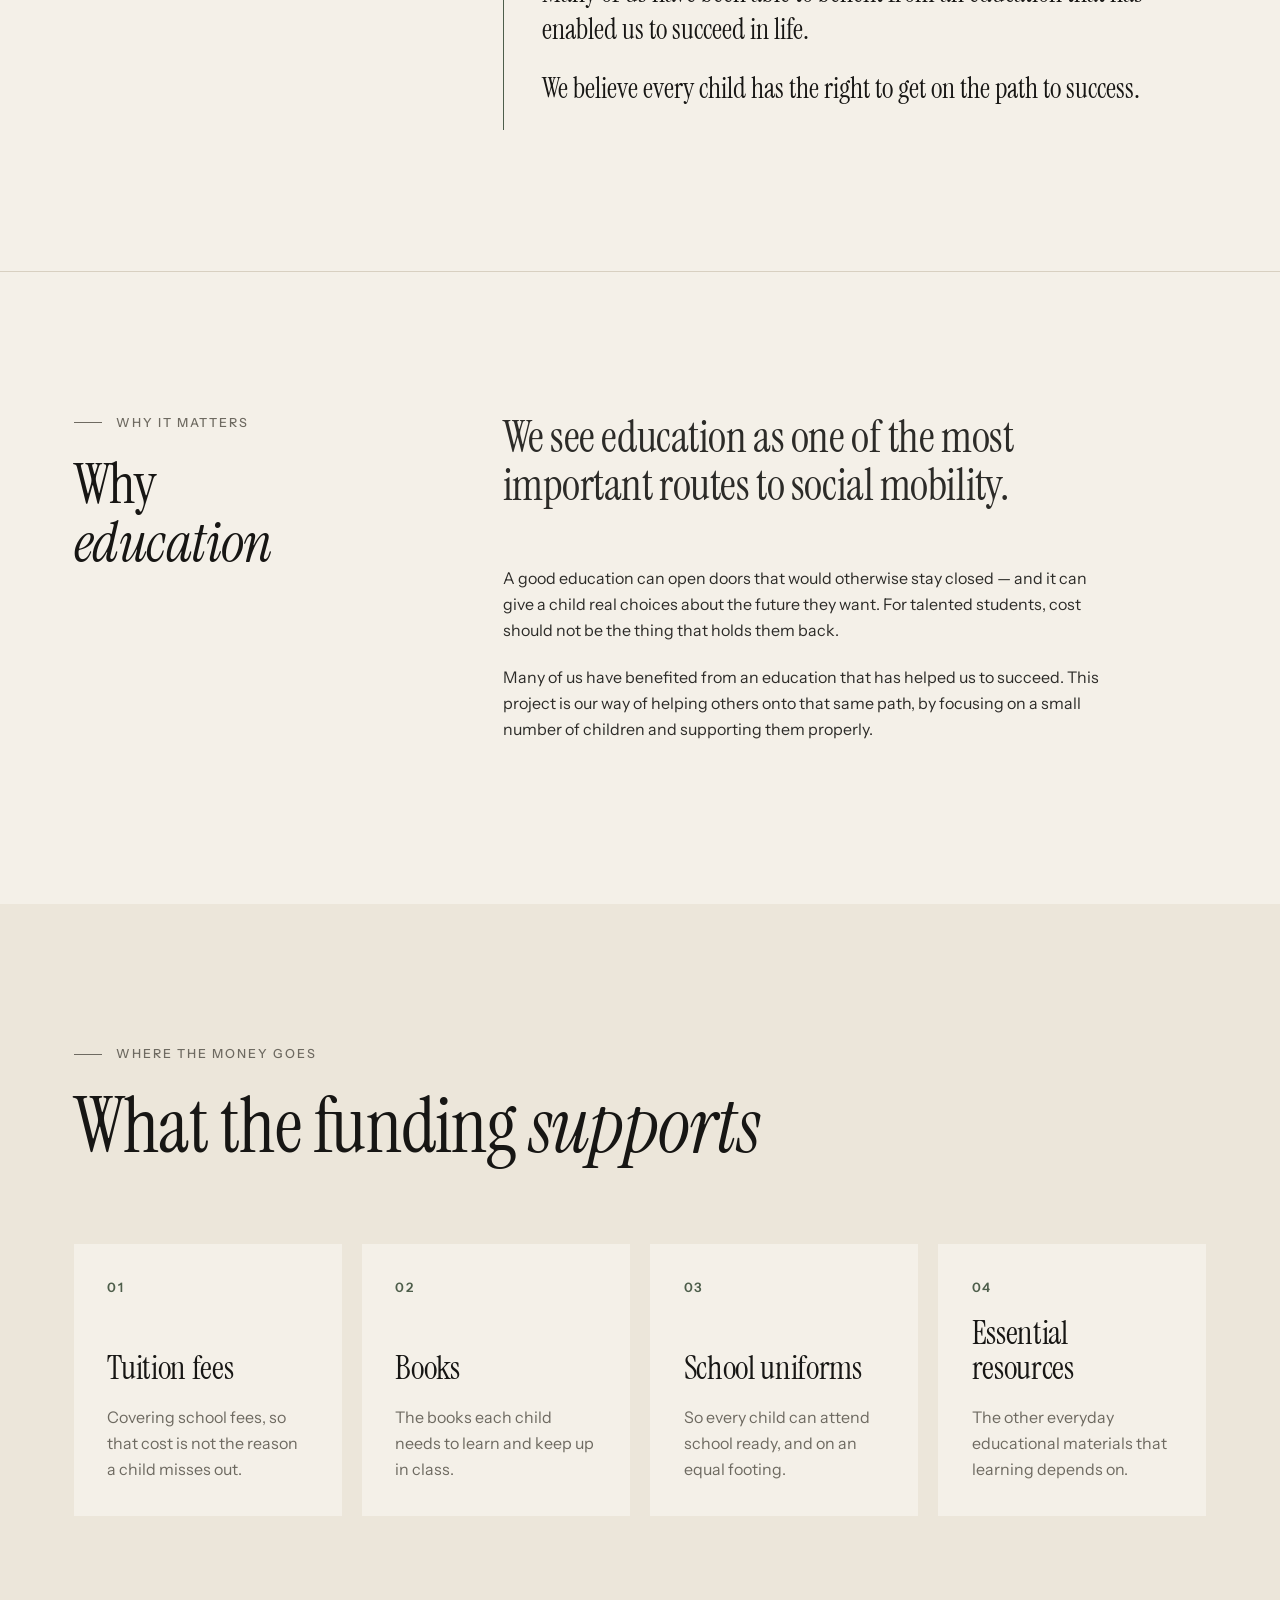
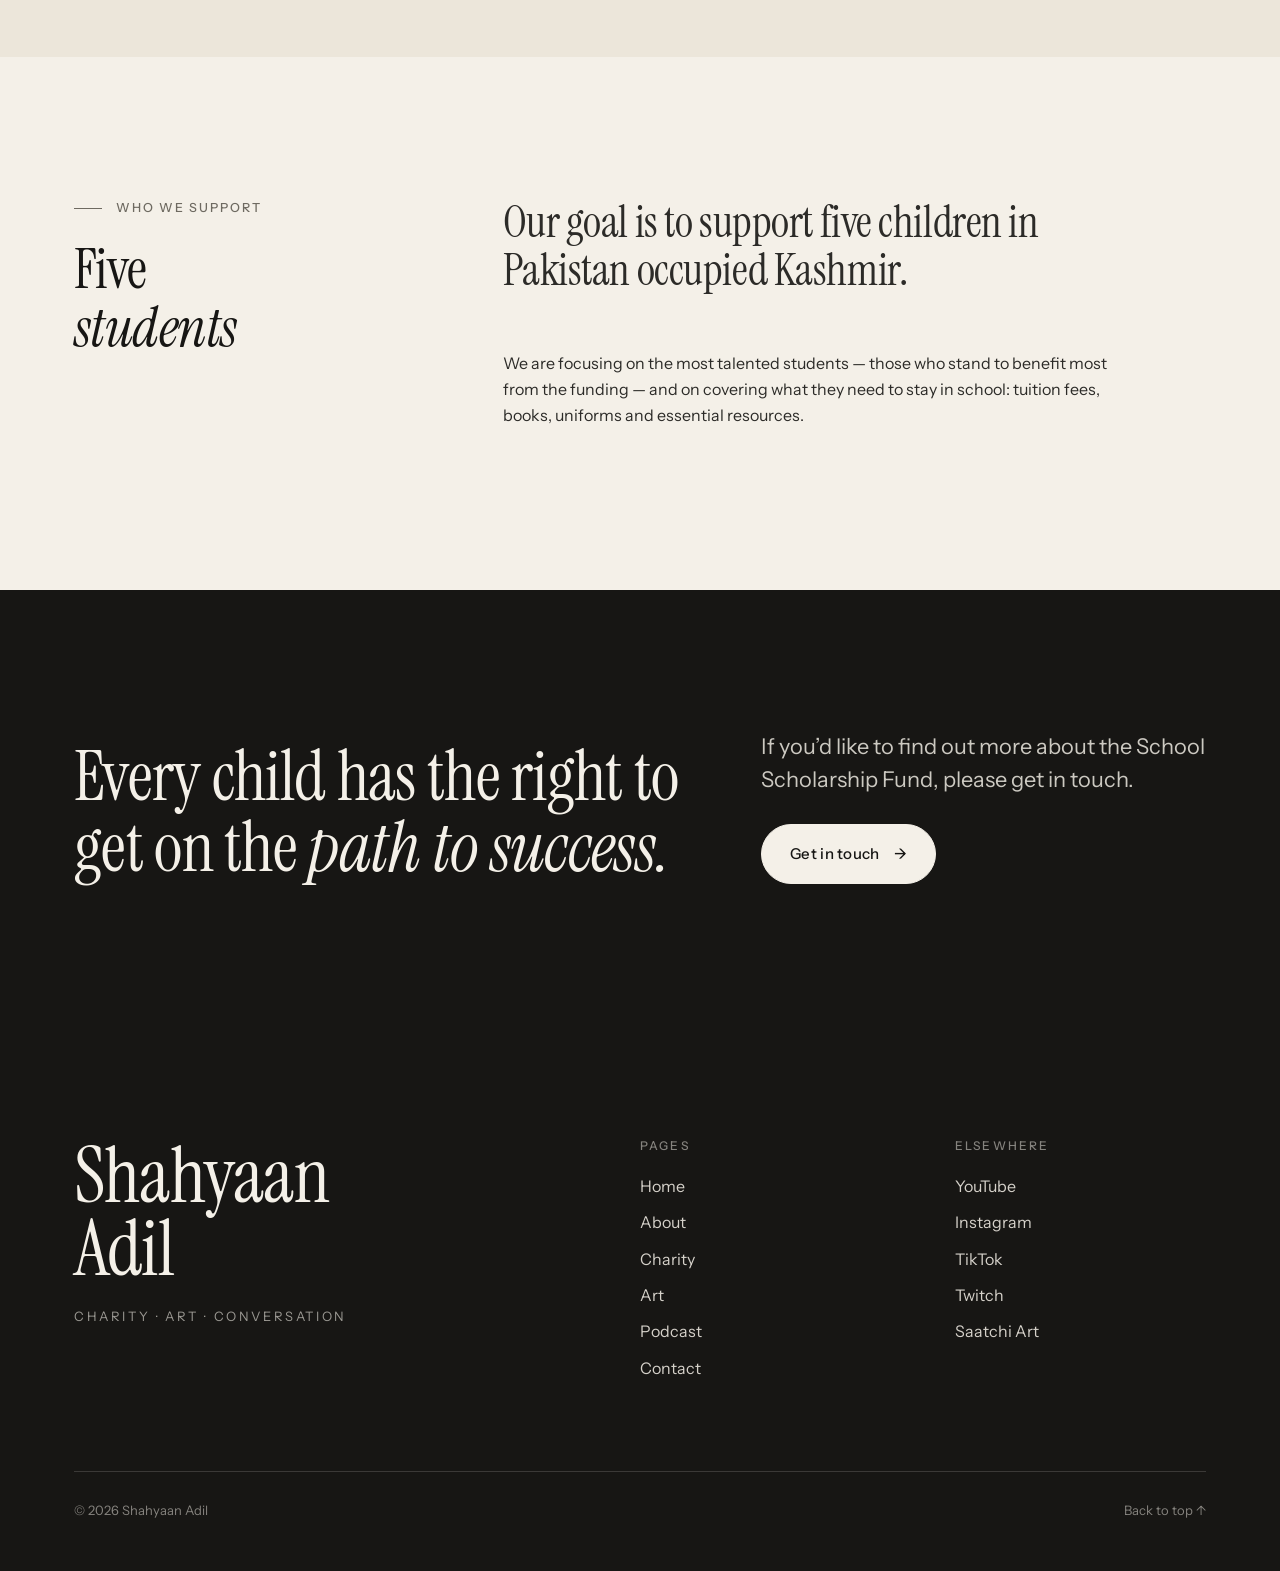
<file: charity/index.html>
<!DOCTYPE html>
<html lang="en-GB">
<head>
  <meta charset="utf-8">
  <meta name="viewport" content="width=device-width, initial-scale=1">
  <title>School Scholarship Fund | Shahyaan Adil</title>
  <meta name="description" content="The School Scholarship Fund: a few young students aiming to fund the education of 5 children in Pakistan occupied Kashmir — tuition fees, books and uniforms.">
  <link rel="canonical" href="https://shahyaanadil.com/charity/">

  <meta property="og:type" content="website">
  <meta property="og:site_name" content="Shahyaan Adil">
  <meta property="og:title" content="School Scholarship Fund | Shahyaan Adil">
  <meta property="og:description" content="The School Scholarship Fund: a few young students aiming to fund the education of 5 children in Pakistan occupied Kashmir — tuition fees, books and uniforms.">
  <meta property="og:url" content="https://shahyaanadil.com/charity/">
  <meta property="og:locale" content="en_GB">
  <meta name="twitter:card" content="summary">
  <meta name="twitter:title" content="School Scholarship Fund | Shahyaan Adil">
  <meta name="twitter:description" content="The School Scholarship Fund: a few young students aiming to fund the education of 5 children in Pakistan occupied Kashmir — tuition fees, books and uniforms.">

  <meta name="theme-color" content="#F4F0E8">
  <link rel="icon" href="../assets/favicon.svg" type="image/svg+xml">

  <link rel="preconnect" href="https://fonts.googleapis.com">
  <link rel="preconnect" href="https://fonts.gstatic.com" crossorigin>
  <link rel="stylesheet" href="https://fonts.googleapis.com/css2?family=Instrument+Sans:wght@400;500;600&amp;family=Instrument+Serif:ital@0;1&amp;display=swap">
  <link rel="stylesheet" href="../style.css">
  <script>document.documentElement.classList.add("js");</script>
</head>
<body>
  <a class="skip" href="#main">Skip to content</a>

  <header class="site-header">
    <div class="wrap header-inner">
      <a class="wordmark" href="../">Shahyaan Adil</a>
      <button class="nav-toggle" type="button" aria-expanded="false" aria-controls="site-nav">
        <span class="nav-toggle-label">Menu</span><span class="bars" aria-hidden="true"></span>
      </button>
      <nav id="site-nav" class="site-nav" aria-label="Main">
        <ul>
        <li><a href="../">Home</a></li>
        <li><a href="../about/">About</a></li>
        <li><a href="../charity/" aria-current="page">Charity</a></li>
        <li><a href="../art/">Art</a></li>
        <li><a href="../podcast/">Podcast</a></li>
        <li><a href="../contact/">Contact</a></li>
        </ul>
      </nav>
    </div>
  </header>

  <main id="main">
    <section class="page-hero">
      <div class="wrap">
        <p class="eyebrow reveal">02 — Charity</p>
        <h1 class="reveal d1">School <em>Scholarship</em> Fund</h1>
        <div class="page-hero__grid">
          <p class="lede reveal d2">A small fund, started by a few young students, with one clear aim: to give five children the education they deserve.</p>
          <p class="reveal d3"><a class="text-link" href="#support">What the funding supports <span class="arrow" aria-hidden="true">&darr;</span></a></p>
        </div>
      </div>
    </section>

    <section class="section--tight" aria-label="At a glance">
      <div class="wrap">
        <div class="pillars reveal">
          <div class="pillar">
            <span class="pillar__label">Our goal</span>
            <span class="pillar__num">5<small>children</small></span>
          </div>
          <div class="pillar">
            <span class="pillar__label">Through</span>
            <span class="pillar__word">Education</span>
          </div>
          <div class="pillar">
            <span class="pillar__label">Creating</span>
            <span class="pillar__word"><em>Opportunity</em></span>
          </div>
          <div class="pillar">
            <span class="pillar__label">Towards</span>
            <span class="pillar__word">Social mobility</span>
          </div>
        </div>
      </div>
    </section>

    <section class="section">
      <div class="wrap split">
        <div class="split__label reveal">
          <p class="eyebrow">In our words</p>
          <h2>About the<br><em>fund</em></h2>
        </div>
        <blockquote class="statement reveal d1">
          <p>Our charity consists of a few young students who are aiming to fund 5 underprivileged children to enable them the opportunity of a well-deserved education.</p>
          <p>We believe education is a critical part of social mobility and can help these children have the futures they deserve.</p>
          <p>Our goal is to support 5 children in Pakistan occupied Kashmir, funding their tuition fees and resources such as books and uniforms.</p>
          <p>We are supporting the most talented students who shall benefit from the funding.</p>
          <p>Many of us have been able to benefit from an education that has enabled us to succeed in life.</p>
          <p>We believe every child has the right to get on the path to success.</p>
        </blockquote>
      </div>
    </section>

    <section class="section section--rule">
      <div class="wrap split">
        <div class="split__label reveal">
          <p class="eyebrow">Why it matters</p>
          <h2>Why<br><em>education</em></h2>
        </div>
        <div class="prose reveal d1">
          <p class="serif-lg">We see education as one of the most important routes to social mobility.</p>
          <p>A good education can open doors that would otherwise stay closed &mdash; and it can give a child real choices about the future they want. For talented students, cost should not be the thing that holds them back.</p>
          <p>Many of us have benefited from an education that has helped us to succeed. This project is our way of helping others onto that same path, by focusing on a small number of children and supporting them properly.</p>
        </div>
      </div>
    </section>

    <section class="section section--panel" id="support">
      <div class="wrap">
        <div class="section-head reveal">
          <p class="eyebrow">Where the money goes</p>
          <h2>What the funding <em>supports</em></h2>
        </div>
        <ul class="support-grid">
          <li class="reveal"><span class="n">01</span><h3>Tuition fees</h3><p>Covering school fees, so that cost is not the reason a child misses out.</p></li>
          <li class="reveal d1"><span class="n">02</span><h3>Books</h3><p>The books each child needs to learn and keep up in class.</p></li>
          <li class="reveal d2"><span class="n">03</span><h3>School uniforms</h3><p>So every child can attend school ready, and on an equal footing.</p></li>
          <li class="reveal d3"><span class="n">04</span><h3>Essential resources</h3><p>The other everyday educational materials that learning depends on.</p></li>
        </ul>
      </div>
    </section>

    <section class="section">
      <div class="wrap split">
        <div class="split__label reveal">
          <p class="eyebrow">Who we support</p>
          <h2>Five<br><em>students</em></h2>
        </div>
        <div class="prose reveal d1">
          <p class="serif-lg">Our goal is to support five children in Pakistan occupied Kashmir.</p>
          <p>We are focusing on the most talented students &mdash; those who stand to benefit most from the funding &mdash; and on covering what they need to stay in school: tuition fees, books, uniforms and essential resources.</p>
        </div>
      </div>
    </section>

    <section class="section section--dark">
      <div class="wrap callout">
        <h2 class="reveal">Every child has the right to get on the <em>path to success.</em></h2>
        <div class="reveal d1">
          <p class="lede" style="margin-bottom:28px">If you&rsquo;d like to find out more about the School Scholarship Fund, please get in touch.</p>
          <a class="btn btn--light" href="../contact/">Get in touch <span class="arrow" aria-hidden="true">&rarr;</span></a>
        </div>
      </div>
    </section>
  </main>

  <footer class="site-footer">
    <div class="wrap">
      <div class="footer-top">
        <div class="footer-brand">
          <a class="footer-mark" href="../">Shahyaan<br>Adil</a>
          <p class="footer-line">Charity · Art · Conversation</p>
        </div>
        <nav class="footer-col" aria-label="Footer">
          <h2>Pages</h2>
          <ul>
            <li><a href="../">Home</a></li>
            <li><a href="../about/">About</a></li>
            <li><a href="../charity/">Charity</a></li>
            <li><a href="../art/">Art</a></li>
            <li><a href="../podcast/">Podcast</a></li>
            <li><a href="../contact/">Contact</a></li>
          </ul>
        </nav>
        <div class="footer-col">
          <h2>Elsewhere</h2>
          <ul>
            <li><a href="https://www.youtube.com/@GenXGenZPod" target="_blank" rel="noopener">YouTube</a></li>
            <li><a href="https://www.instagram.com/genxgenzpod/" target="_blank" rel="noopener">Instagram</a></li>
            <li><a href="https://www.tiktok.com/@genxgenzpod" target="_blank" rel="noopener">TikTok</a></li>
            <li><a href="https://www.twitch.tv/shahyaanadil" target="_blank" rel="noopener">Twitch</a></li>
            <li><a href="https://www.saatchiart.com/account/profile/2300161" target="_blank" rel="noopener">Saatchi Art</a></li>
          </ul>
        </div>
      </div>
      <div class="footer-bottom">
        <p>&copy; 2026 Shahyaan Adil</p>
        <p><a href="#main">Back to top &uarr;</a></p>
      </div>
    </div>
  </footer>

  <script src="../script.js" defer></script>
</body>
</html>
</file>
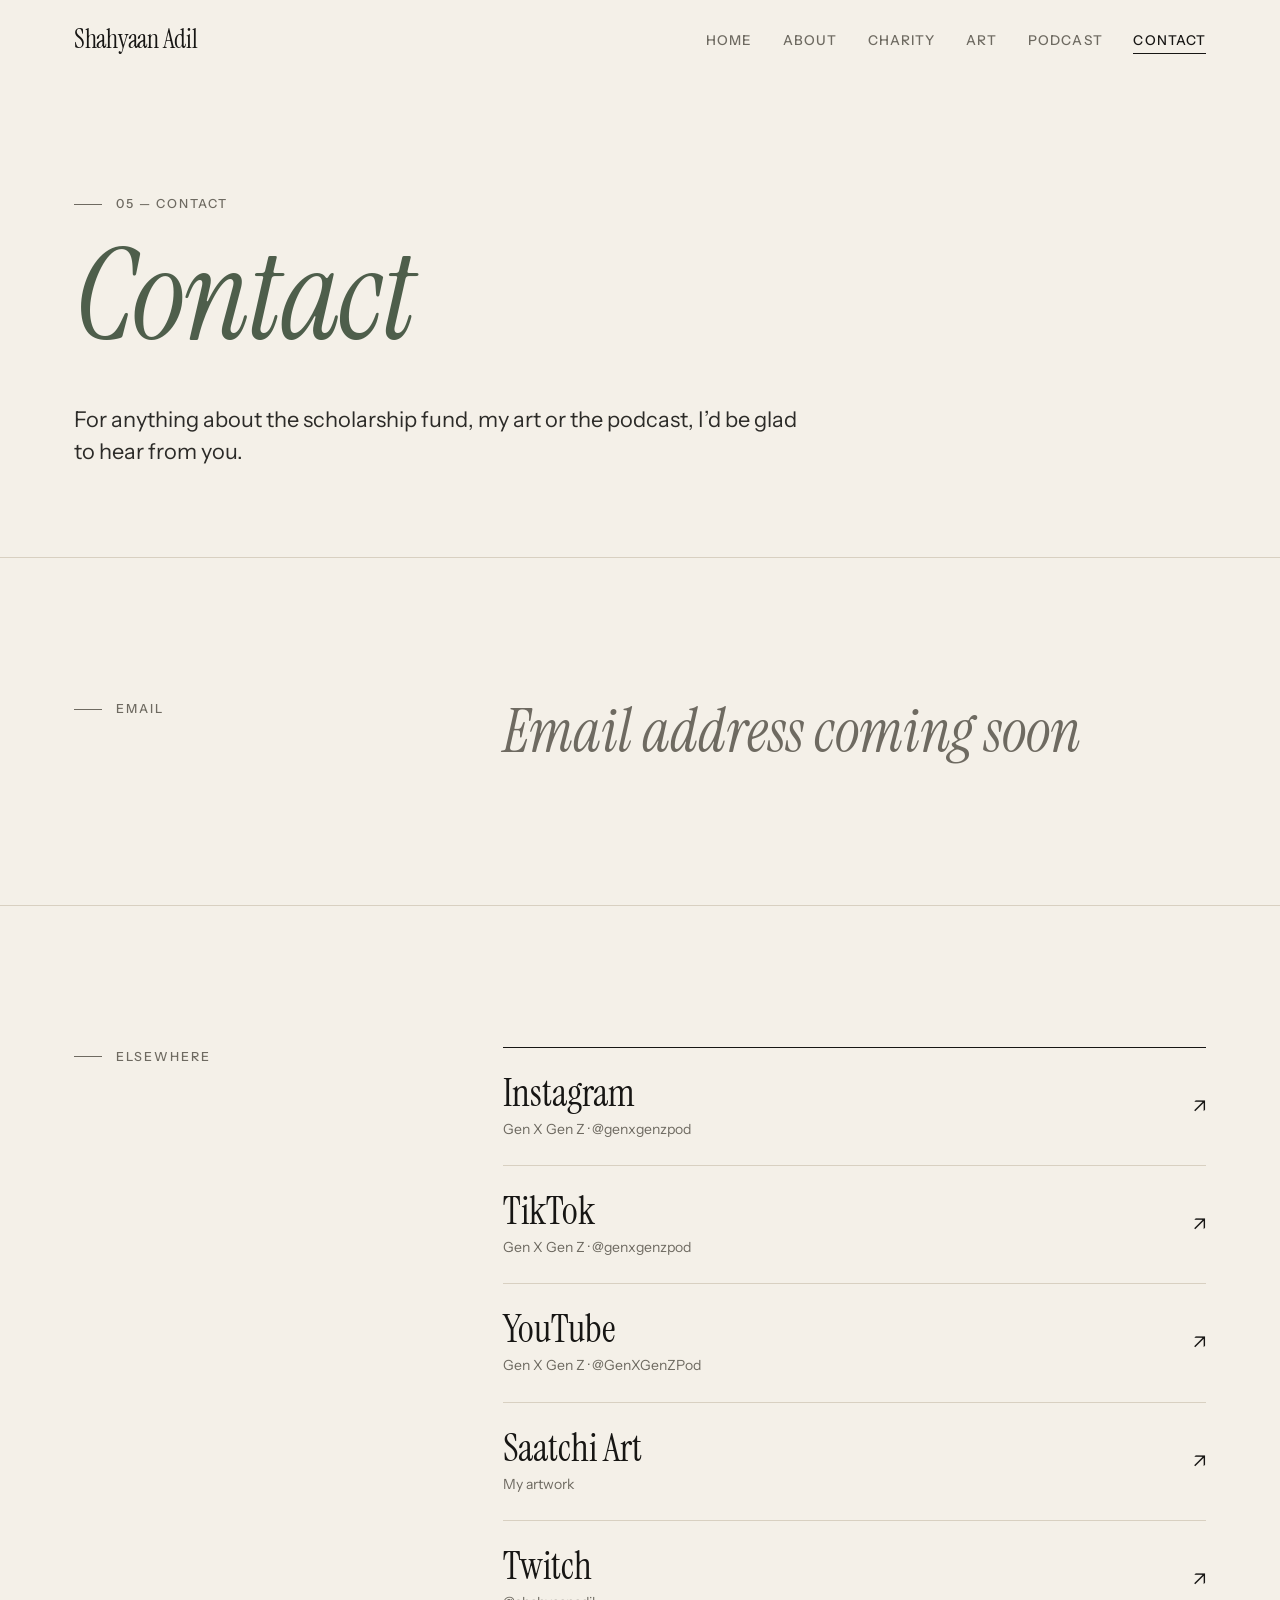
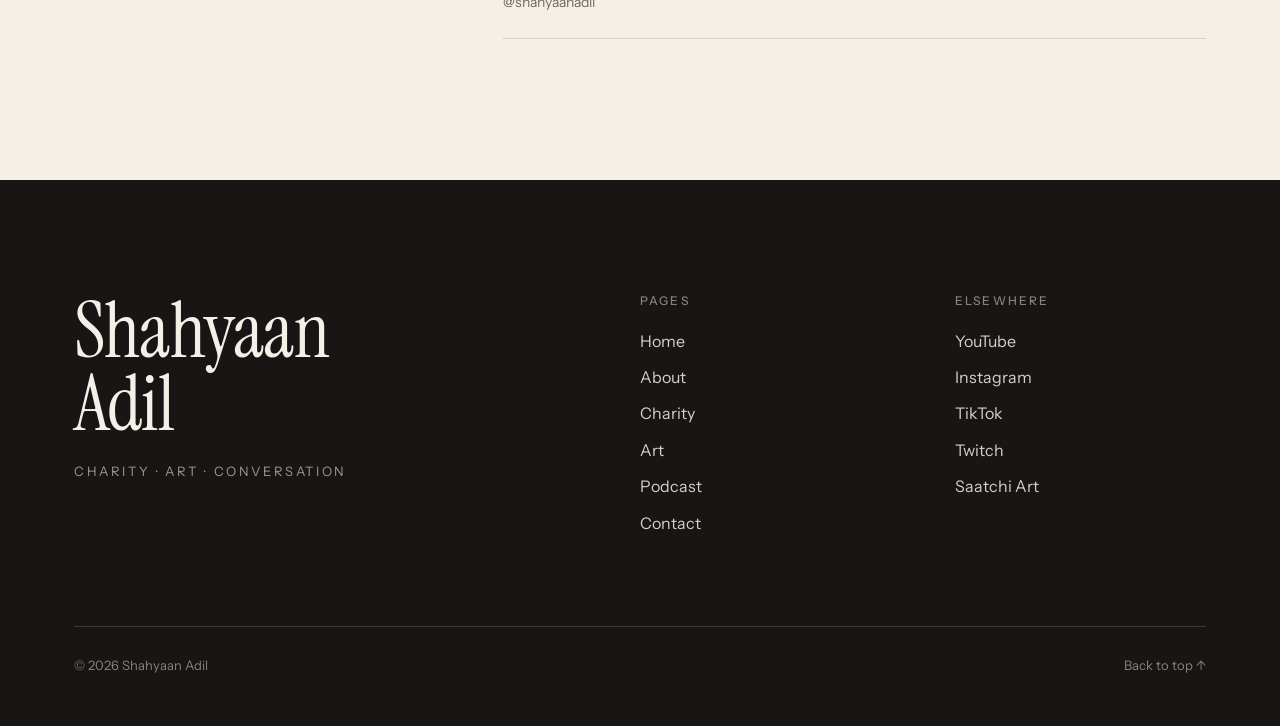
<file: contact/index.html>
<!DOCTYPE html>
<html lang="en-GB">
<head>
  <meta charset="utf-8">
  <meta name="viewport" content="width=device-width, initial-scale=1">
  <title>Contact | Shahyaan Adil</title>
  <meta name="description" content="Get in touch with Shahyaan Adil, or find Gen X Gen Z and his artwork online.">
  <link rel="canonical" href="https://shahyaanadil.com/contact/">

  <meta property="og:type" content="website">
  <meta property="og:site_name" content="Shahyaan Adil">
  <meta property="og:title" content="Contact | Shahyaan Adil">
  <meta property="og:description" content="Get in touch with Shahyaan Adil, or find Gen X Gen Z and his artwork online.">
  <meta property="og:url" content="https://shahyaanadil.com/contact/">
  <meta property="og:locale" content="en_GB">
  <meta name="twitter:card" content="summary">
  <meta name="twitter:title" content="Contact | Shahyaan Adil">
  <meta name="twitter:description" content="Get in touch with Shahyaan Adil, or find Gen X Gen Z and his artwork online.">

  <meta name="theme-color" content="#F4F0E8">
  <link rel="icon" href="../assets/favicon.svg" type="image/svg+xml">

  <link rel="preconnect" href="https://fonts.googleapis.com">
  <link rel="preconnect" href="https://fonts.gstatic.com" crossorigin>
  <link rel="stylesheet" href="https://fonts.googleapis.com/css2?family=Instrument+Sans:wght@400;500;600&amp;family=Instrument+Serif:ital@0;1&amp;display=swap">
  <link rel="stylesheet" href="../style.css">
  <script>document.documentElement.classList.add("js");</script>
</head>
<body>
  <a class="skip" href="#main">Skip to content</a>

  <header class="site-header">
    <div class="wrap header-inner">
      <a class="wordmark" href="../">Shahyaan Adil</a>
      <button class="nav-toggle" type="button" aria-expanded="false" aria-controls="site-nav">
        <span class="nav-toggle-label">Menu</span><span class="bars" aria-hidden="true"></span>
      </button>
      <nav id="site-nav" class="site-nav" aria-label="Main">
        <ul>
        <li><a href="../">Home</a></li>
        <li><a href="../about/">About</a></li>
        <li><a href="../charity/">Charity</a></li>
        <li><a href="../art/">Art</a></li>
        <li><a href="../podcast/">Podcast</a></li>
        <li><a href="../contact/" aria-current="page">Contact</a></li>
        </ul>
      </nav>
    </div>
  </header>

  <main id="main">
    <section class="page-hero">
      <div class="wrap">
        <p class="eyebrow reveal">05 — Contact</p>
        <h1 class="reveal d1"><em>Contact</em></h1>
        <p class="lede reveal d2">For anything about the scholarship fund, my art or the podcast, I&rsquo;d be glad to hear from you.</p>
      </div>
    </section>

    <section class="section section--rule">
      <div class="wrap split">
        <div class="split__label reveal">
          <p class="eyebrow">Email</p>
        </div>
        <div class="reveal d1">
          <!--
            ADD YOUR EMAIL ADDRESS
            Replace the line <span class="pending">Email address coming soon</span> with:
            <a href="mailto:you@example.com">you@example.com</a>
            (use your real address in both places)
          -->
          <p class="email-slot"><span class="pending">Email address coming soon</span></p>
        </div>
      </div>
    </section>

    <section class="section section--rule">
      <div class="wrap split">
        <div class="split__label reveal">
          <p class="eyebrow">Elsewhere</p>
        </div>
        <ul class="link-list reveal d1">
          <li><a href="https://www.instagram.com/genxgenzpod/" target="_blank" rel="noopener"><span class="name">Instagram</span><span class="handle">Gen X Gen Z &middot; @genxgenzpod</span><span class="go" aria-hidden="true">&nearr;</span></a></li>
          <li><a href="https://www.tiktok.com/@genxgenzpod" target="_blank" rel="noopener"><span class="name">TikTok</span><span class="handle">Gen X Gen Z &middot; @genxgenzpod</span><span class="go" aria-hidden="true">&nearr;</span></a></li>
          <li><a href="https://www.youtube.com/@GenXGenZPod" target="_blank" rel="noopener"><span class="name">YouTube</span><span class="handle">Gen X Gen Z &middot; @GenXGenZPod</span><span class="go" aria-hidden="true">&nearr;</span></a></li>
          <li><a href="https://www.saatchiart.com/account/profile/2300161" target="_blank" rel="noopener"><span class="name">Saatchi Art</span><span class="handle">My artwork</span><span class="go" aria-hidden="true">&nearr;</span></a></li>
          <li><a href="https://www.twitch.tv/shahyaanadil" target="_blank" rel="noopener"><span class="name">Twitch</span><span class="handle">@shahyaanadil</span><span class="go" aria-hidden="true">&nearr;</span></a></li>
        </ul>
      </div>
    </section>
  </main>

  <footer class="site-footer">
    <div class="wrap">
      <div class="footer-top">
        <div class="footer-brand">
          <a class="footer-mark" href="../">Shahyaan<br>Adil</a>
          <p class="footer-line">Charity · Art · Conversation</p>
        </div>
        <nav class="footer-col" aria-label="Footer">
          <h2>Pages</h2>
          <ul>
            <li><a href="../">Home</a></li>
            <li><a href="../about/">About</a></li>
            <li><a href="../charity/">Charity</a></li>
            <li><a href="../art/">Art</a></li>
            <li><a href="../podcast/">Podcast</a></li>
            <li><a href="../contact/">Contact</a></li>
          </ul>
        </nav>
        <div class="footer-col">
          <h2>Elsewhere</h2>
          <ul>
            <li><a href="https://www.youtube.com/@GenXGenZPod" target="_blank" rel="noopener">YouTube</a></li>
            <li><a href="https://www.instagram.com/genxgenzpod/" target="_blank" rel="noopener">Instagram</a></li>
            <li><a href="https://www.tiktok.com/@genxgenzpod" target="_blank" rel="noopener">TikTok</a></li>
            <li><a href="https://www.twitch.tv/shahyaanadil" target="_blank" rel="noopener">Twitch</a></li>
            <li><a href="https://www.saatchiart.com/account/profile/2300161" target="_blank" rel="noopener">Saatchi Art</a></li>
          </ul>
        </div>
      </div>
      <div class="footer-bottom">
        <p>&copy; 2026 Shahyaan Adil</p>
        <p><a href="#main">Back to top &uarr;</a></p>
      </div>
    </div>
  </footer>

  <script src="../script.js" defer></script>
</body>
</html>
</file>
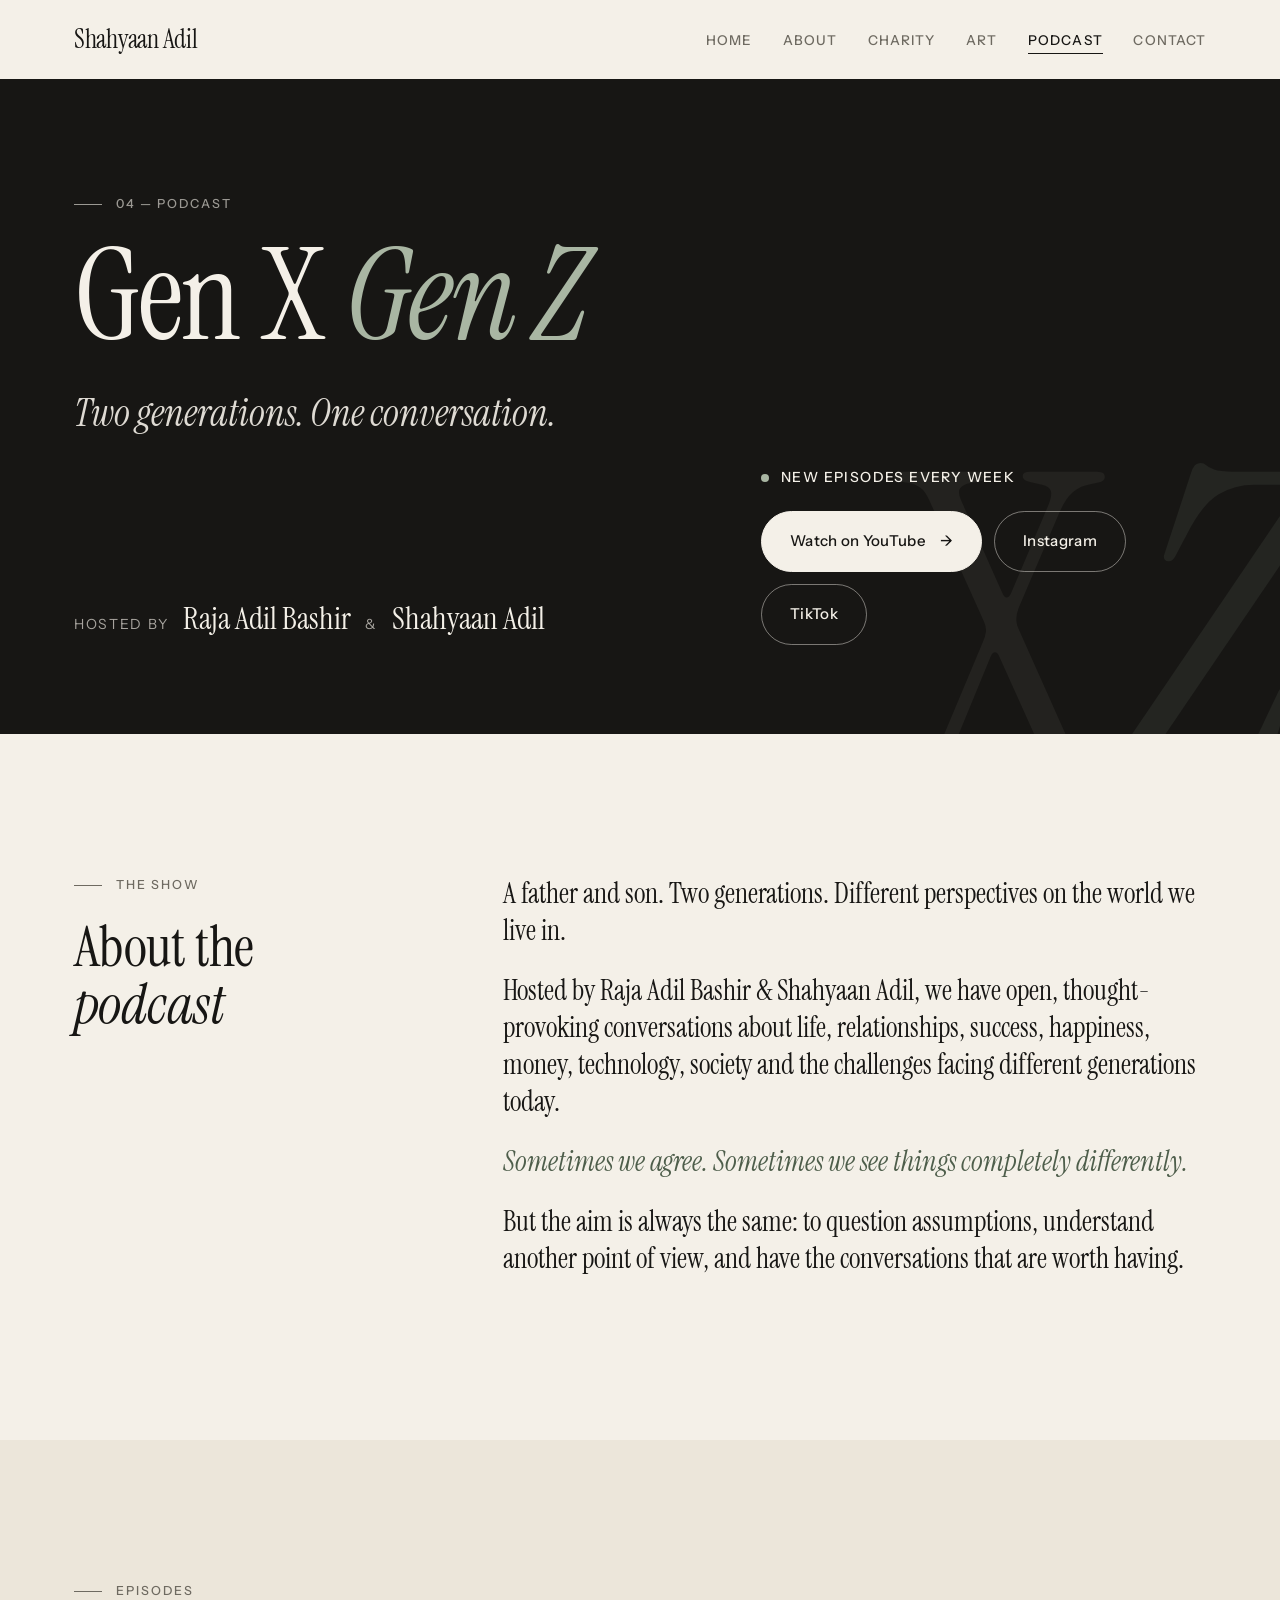
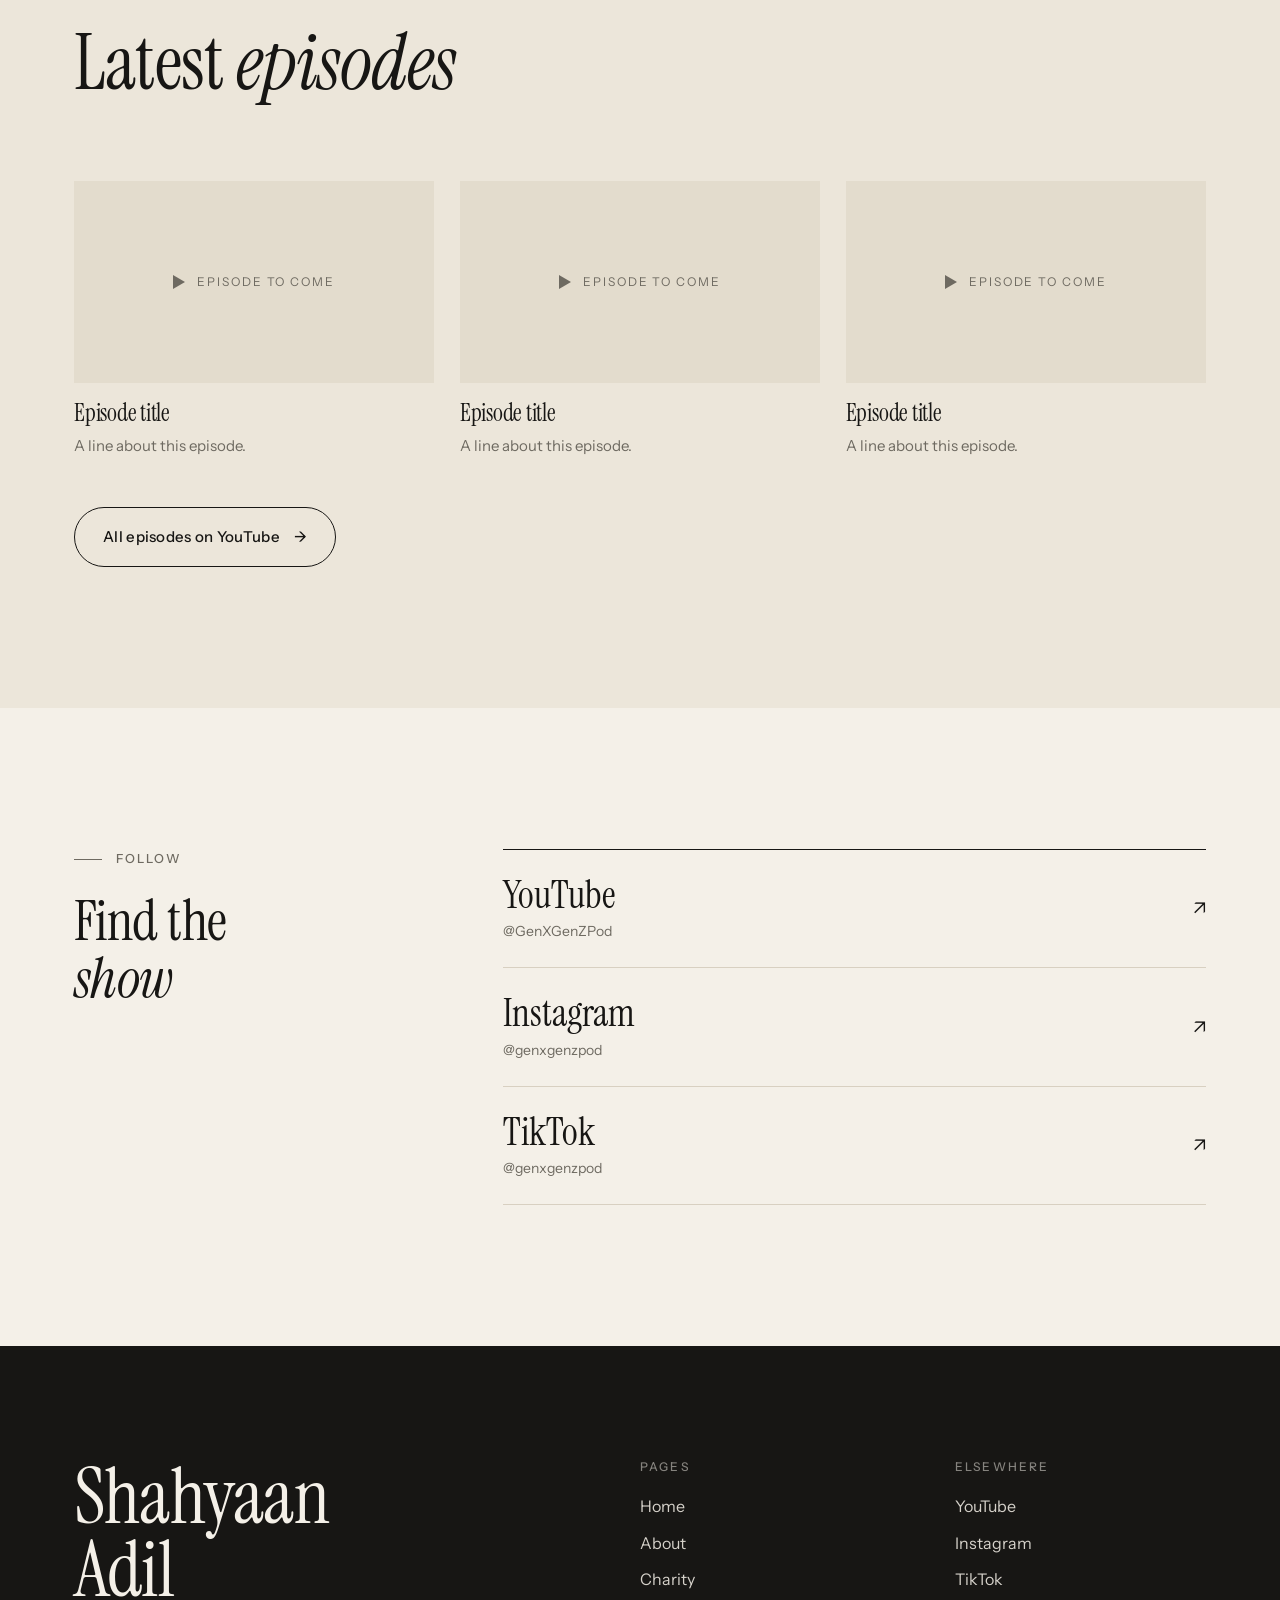
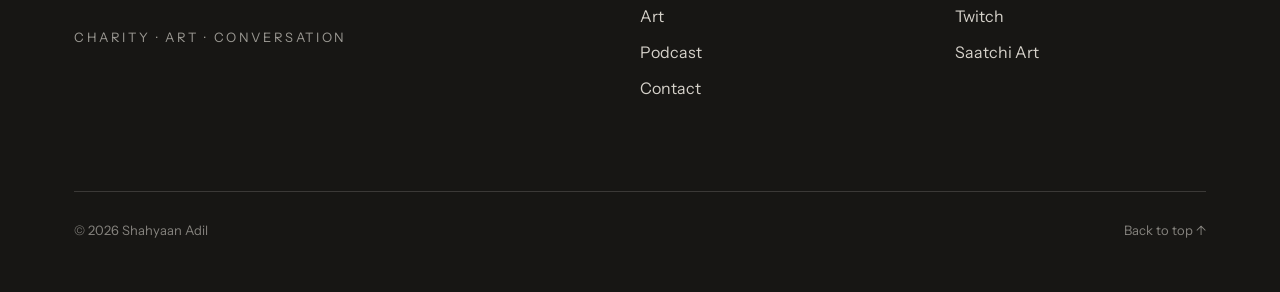
<file: podcast/index.html>
<!DOCTYPE html>
<html lang="en-GB">
<head>
  <meta charset="utf-8">
  <meta name="viewport" content="width=device-width, initial-scale=1">
  <title>Gen X Gen Z Podcast | Shahyaan Adil</title>
  <meta name="description" content="Gen X Gen Z — two generations, one conversation. A weekly father-and-son podcast hosted by Raja Adil Bashir and Shahyaan Adil.">
  <link rel="canonical" href="https://shahyaanadil.com/podcast/">

  <meta property="og:type" content="website">
  <meta property="og:site_name" content="Shahyaan Adil">
  <meta property="og:title" content="Gen X Gen Z Podcast | Shahyaan Adil">
  <meta property="og:description" content="Gen X Gen Z — two generations, one conversation. A weekly father-and-son podcast hosted by Raja Adil Bashir and Shahyaan Adil.">
  <meta property="og:url" content="https://shahyaanadil.com/podcast/">
  <meta property="og:locale" content="en_GB">
  <meta name="twitter:card" content="summary">
  <meta name="twitter:title" content="Gen X Gen Z Podcast | Shahyaan Adil">
  <meta name="twitter:description" content="Gen X Gen Z — two generations, one conversation. A weekly father-and-son podcast hosted by Raja Adil Bashir and Shahyaan Adil.">

  <meta name="theme-color" content="#F4F0E8">
  <link rel="icon" href="../assets/favicon.svg" type="image/svg+xml">

  <link rel="preconnect" href="https://fonts.googleapis.com">
  <link rel="preconnect" href="https://fonts.gstatic.com" crossorigin>
  <link rel="stylesheet" href="https://fonts.googleapis.com/css2?family=Instrument+Sans:wght@400;500;600&amp;family=Instrument+Serif:ital@0;1&amp;display=swap">
  <link rel="stylesheet" href="../style.css">
  <script>document.documentElement.classList.add("js");</script>
</head>
<body>
  <a class="skip" href="#main">Skip to content</a>

  <header class="site-header">
    <div class="wrap header-inner">
      <a class="wordmark" href="../">Shahyaan Adil</a>
      <button class="nav-toggle" type="button" aria-expanded="false" aria-controls="site-nav">
        <span class="nav-toggle-label">Menu</span><span class="bars" aria-hidden="true"></span>
      </button>
      <nav id="site-nav" class="site-nav" aria-label="Main">
        <ul>
        <li><a href="../">Home</a></li>
        <li><a href="../about/">About</a></li>
        <li><a href="../charity/">Charity</a></li>
        <li><a href="../art/">Art</a></li>
        <li><a href="../podcast/" aria-current="page">Podcast</a></li>
        <li><a href="../contact/">Contact</a></li>
        </ul>
      </nav>
    </div>
  </header>

  <main id="main">
    <section class="page-hero pod-hero">
      <div class="pod-hero__glyphs" aria-hidden="true">X<em>Z</em></div>
      <div class="wrap">
        <p class="eyebrow reveal">04 — Podcast</p>
        <h1 class="reveal d1">Gen X <em>Gen Z</em></h1>
        <p class="subtitle reveal d1">Two generations. One conversation.</p>
        <div class="page-hero__grid">
          <div class="reveal d2">
            <p class="hosts">Hosted by <strong>Raja Adil Bashir</strong> &amp; <strong>Shahyaan Adil</strong></p>
          </div>
          <div class="reveal d3">
            <p class="weekly" style="margin-bottom:22px">New episodes every week</p>
            <div class="btn-row">
              <a class="btn btn--light" href="https://www.youtube.com/@GenXGenZPod" target="_blank" rel="noopener">Watch on YouTube <span class="arrow" aria-hidden="true">&rarr;</span></a>
              <a class="btn btn--ghost-light" href="https://www.instagram.com/genxgenzpod/" target="_blank" rel="noopener">Instagram</a>
              <a class="btn btn--ghost-light" href="https://www.tiktok.com/@genxgenzpod" target="_blank" rel="noopener">TikTok</a>
            </div>
          </div>
        </div>
      </div>
    </section>

    <section class="section">
      <div class="wrap split">
        <div class="split__label reveal">
          <p class="eyebrow">The show</p>
          <h2>About the<br><em>podcast</em></h2>
        </div>
        <div class="pod-copy reveal d1">
          <p>A father and son. Two generations. Different perspectives on the world we live in.</p>
          <p>Hosted by Raja Adil Bashir &amp; Shahyaan Adil, we have open, thought-provoking conversations about life, relationships, success, happiness, money, technology, society and the challenges facing different generations today.</p>
          <p class="short">Sometimes we agree. Sometimes we see things completely differently.</p>
          <p>But the aim is always the same: to question assumptions, understand another point of view, and have the conversations that are worth having.</p>
        </div>
      </div>
    </section>

    <section class="section section--panel" aria-labelledby="episodes-title">
      <div class="wrap">
        <div class="section-head reveal">
          <p class="eyebrow">Episodes</p>
          <h2 id="episodes-title">Latest <em>episodes</em></h2>
        </div>

        <!--
          HOW TO ADD AN EPISODE
          1. On YouTube, open the episode. The video ID is the part after "v=" in the address,
             e.g. youtube.com/watch?v=AbC123xYz → the ID is AbC123xYz
          2. In one of the blocks below, replace  <div class="slot">Episode to come</div>
             with the <iframe> line shown in the comment, putting the ID in place of VIDEO_ID.
          3. Replace "Episode title" and the description line.
        -->
        <div class="episodes">
          <article class="episode reveal">
            <div class="video-frame">
              <div class="slot">Episode to come</div>
              <!-- Replace the line above with:
              <iframe src="https://www.youtube-nocookie.com/embed/VIDEO_ID" title="Episode title" loading="lazy" allow="accelerometer; autoplay; clipboard-write; encrypted-media; gyroscope; picture-in-picture; web-share" allowfullscreen></iframe>
              -->
            </div>
            <h3>Episode title</h3>
            <p>A line about this episode.</p>
          </article>

          <article class="episode reveal d1">
            <div class="video-frame">
              <div class="slot">Episode to come</div>
              <!-- Replace the line above with:
              <iframe src="https://www.youtube-nocookie.com/embed/VIDEO_ID" title="Episode title" loading="lazy" allow="accelerometer; autoplay; clipboard-write; encrypted-media; gyroscope; picture-in-picture; web-share" allowfullscreen></iframe>
              -->
            </div>
            <h3>Episode title</h3>
            <p>A line about this episode.</p>
          </article>

          <article class="episode reveal d2">
            <div class="video-frame">
              <div class="slot">Episode to come</div>
              <!-- Replace the line above with:
              <iframe src="https://www.youtube-nocookie.com/embed/VIDEO_ID" title="Episode title" loading="lazy" allow="accelerometer; autoplay; clipboard-write; encrypted-media; gyroscope; picture-in-picture; web-share" allowfullscreen></iframe>
              -->
            </div>
            <h3>Episode title</h3>
            <p>A line about this episode.</p>
          </article>
        </div>

        <p class="reveal" style="margin-top:48px">
          <a class="btn btn--ghost" href="https://www.youtube.com/@GenXGenZPod" target="_blank" rel="noopener">All episodes on YouTube <span class="arrow" aria-hidden="true">&rarr;</span></a>
        </p>
      </div>
    </section>

    <section class="section">
      <div class="wrap split">
        <div class="split__label reveal">
          <p class="eyebrow">Follow</p>
          <h2>Find the<br><em>show</em></h2>
        </div>
        <ul class="link-list reveal d1">
          <li><a href="https://www.youtube.com/@GenXGenZPod" target="_blank" rel="noopener"><span class="name">YouTube</span><span class="handle">@GenXGenZPod</span><span class="go" aria-hidden="true">&nearr;</span></a></li>
          <li><a href="https://www.instagram.com/genxgenzpod/" target="_blank" rel="noopener"><span class="name">Instagram</span><span class="handle">@genxgenzpod</span><span class="go" aria-hidden="true">&nearr;</span></a></li>
          <li><a href="https://www.tiktok.com/@genxgenzpod" target="_blank" rel="noopener"><span class="name">TikTok</span><span class="handle">@genxgenzpod</span><span class="go" aria-hidden="true">&nearr;</span></a></li>
        </ul>
      </div>
    </section>
  </main>

  <footer class="site-footer">
    <div class="wrap">
      <div class="footer-top">
        <div class="footer-brand">
          <a class="footer-mark" href="../">Shahyaan<br>Adil</a>
          <p class="footer-line">Charity · Art · Conversation</p>
        </div>
        <nav class="footer-col" aria-label="Footer">
          <h2>Pages</h2>
          <ul>
            <li><a href="../">Home</a></li>
            <li><a href="../about/">About</a></li>
            <li><a href="../charity/">Charity</a></li>
            <li><a href="../art/">Art</a></li>
            <li><a href="../podcast/">Podcast</a></li>
            <li><a href="../contact/">Contact</a></li>
          </ul>
        </nav>
        <div class="footer-col">
          <h2>Elsewhere</h2>
          <ul>
            <li><a href="https://www.youtube.com/@GenXGenZPod" target="_blank" rel="noopener">YouTube</a></li>
            <li><a href="https://www.instagram.com/genxgenzpod/" target="_blank" rel="noopener">Instagram</a></li>
            <li><a href="https://www.tiktok.com/@genxgenzpod" target="_blank" rel="noopener">TikTok</a></li>
            <li><a href="https://www.twitch.tv/shahyaanadil" target="_blank" rel="noopener">Twitch</a></li>
            <li><a href="https://www.saatchiart.com/account/profile/2300161" target="_blank" rel="noopener">Saatchi Art</a></li>
          </ul>
        </div>
      </div>
      <div class="footer-bottom">
        <p>&copy; 2026 Shahyaan Adil</p>
        <p><a href="#main">Back to top &uarr;</a></p>
      </div>
    </div>
  </footer>

  <script src="../script.js" defer></script>
</body>
</html>
</file>
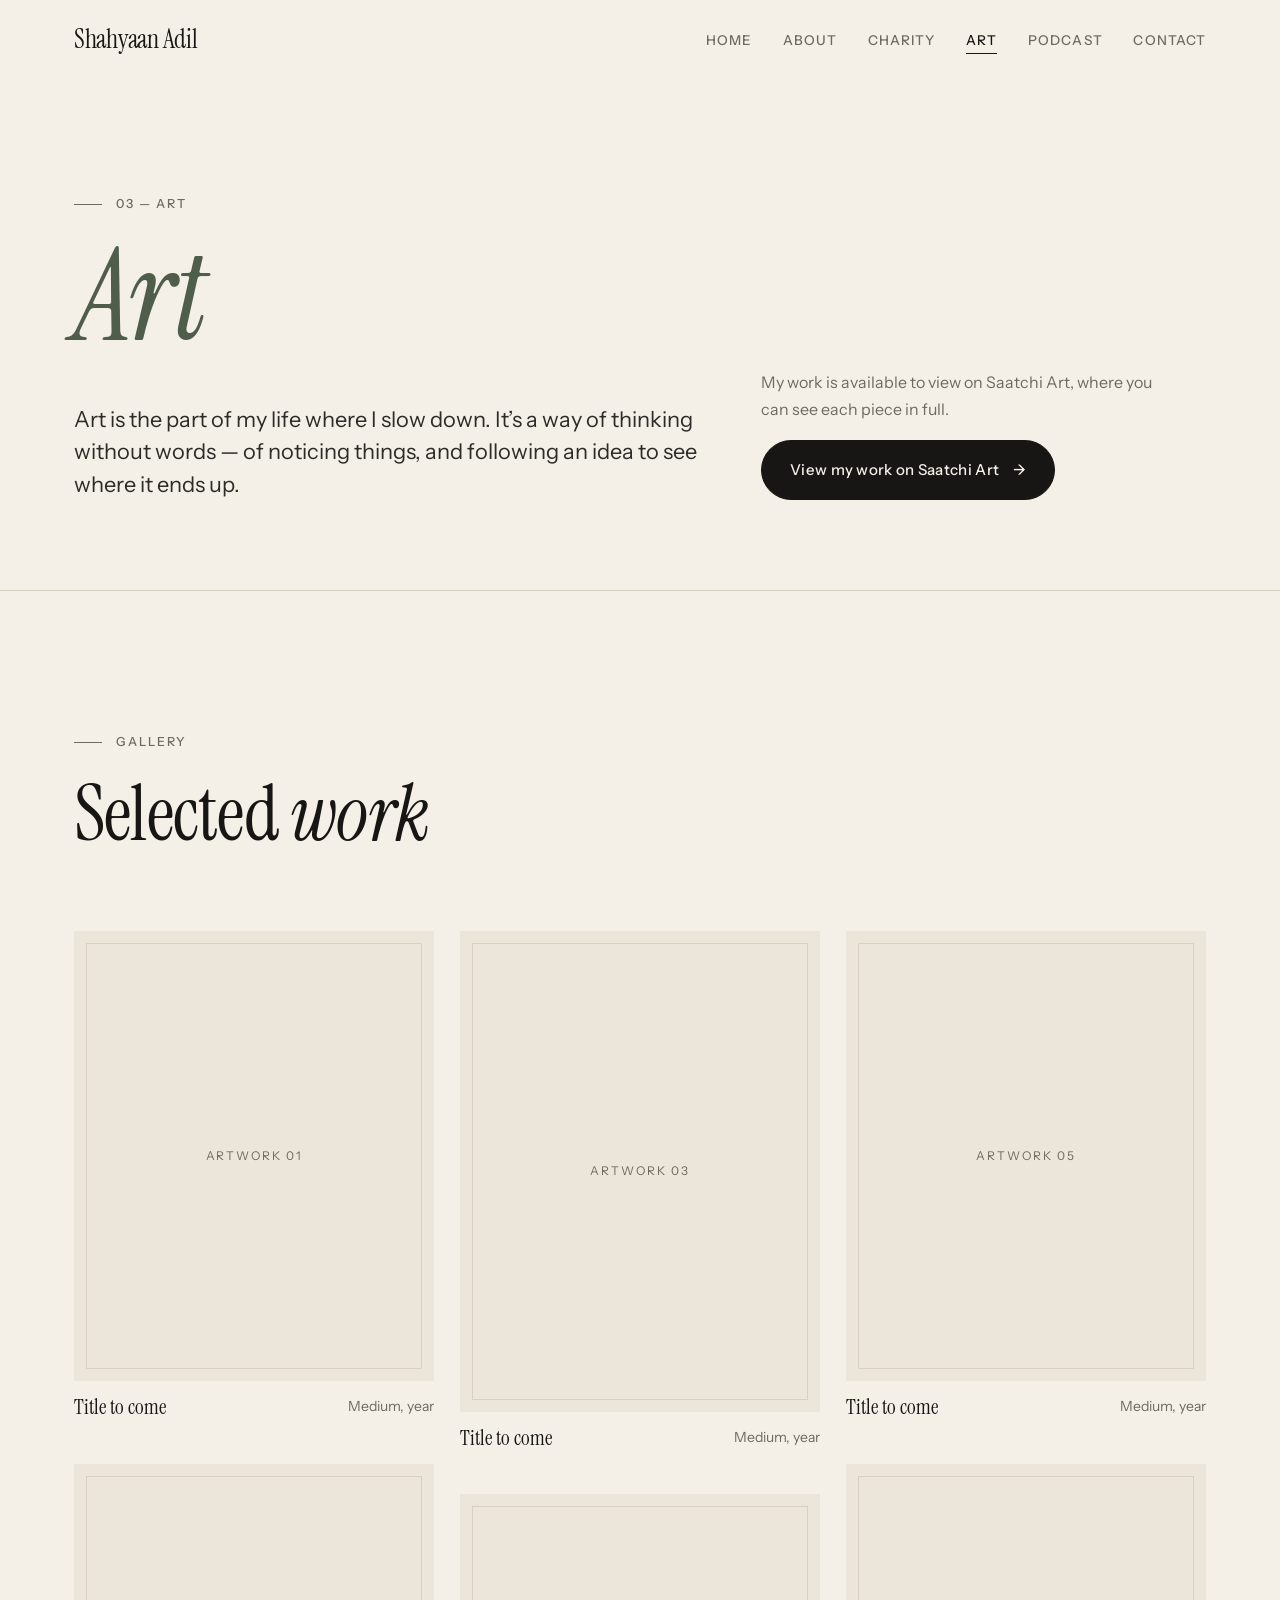
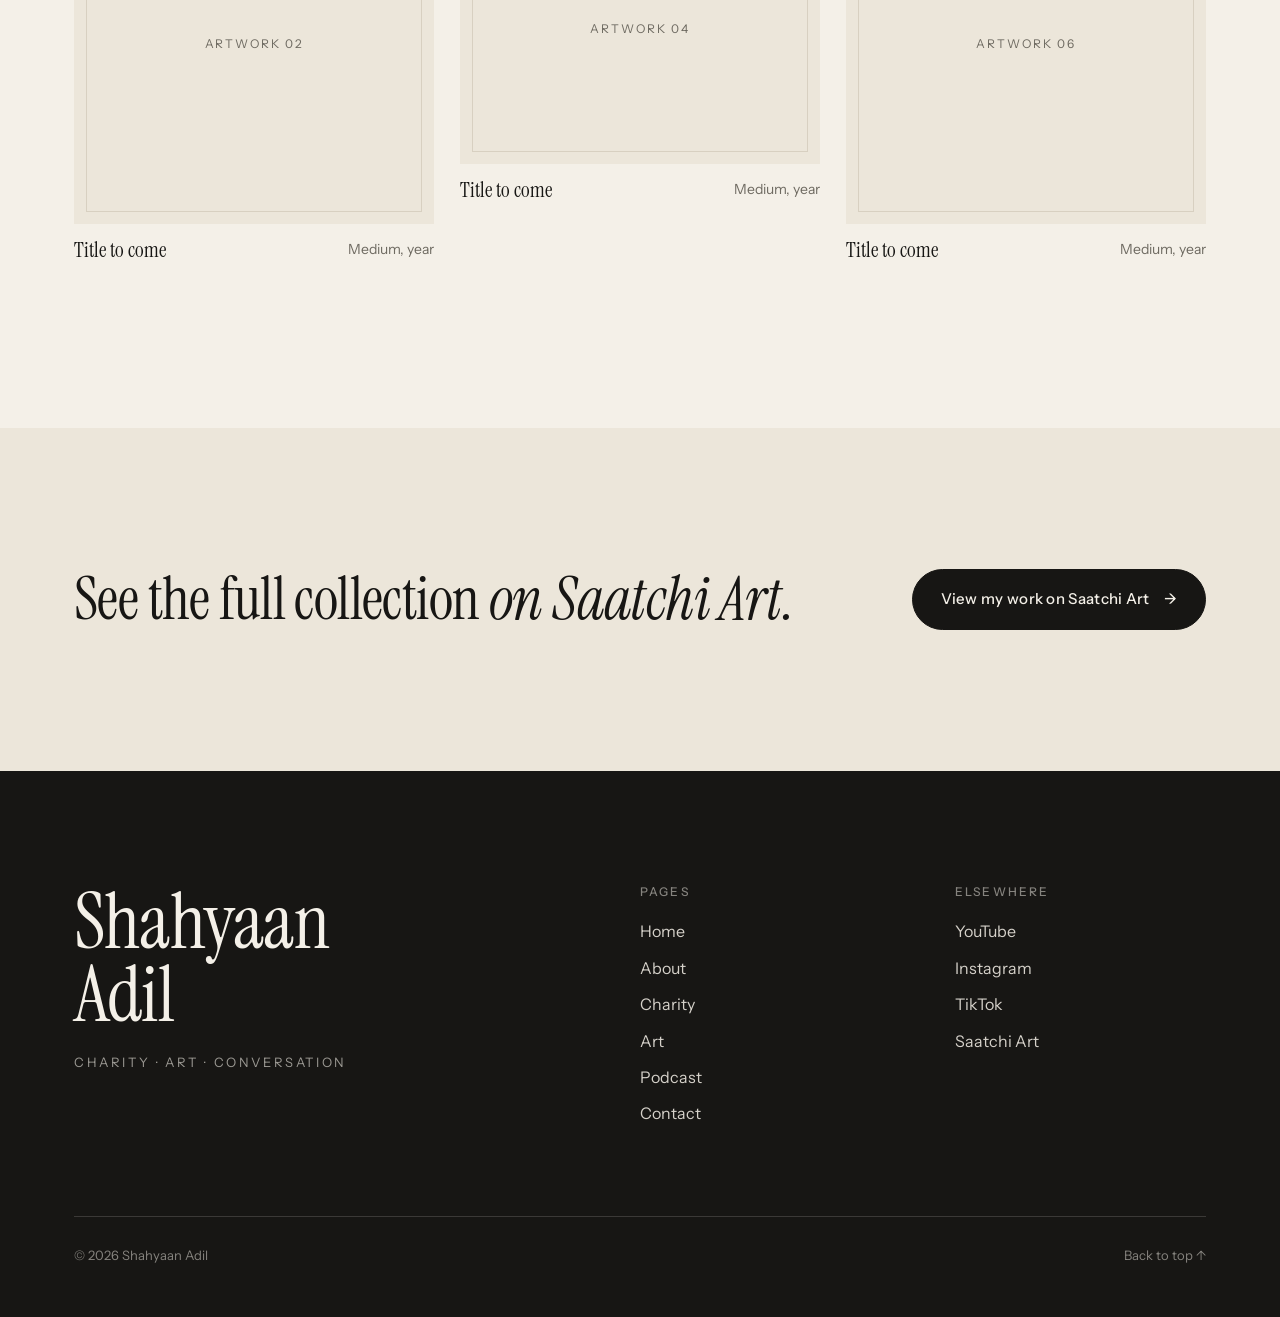
<file: index (1).html>
<!DOCTYPE html>
<html lang="en-GB">
<head>
  <meta charset="utf-8">
  <meta name="viewport" content="width=device-width, initial-scale=1">
  <title>Art | Shahyaan Adil</title>
  <meta name="description" content="The artwork of Shahyaan Adil. View the full collection on Saatchi Art.">
  <link rel="canonical" href="https://www.shahyaanadil.com/art/">

  <meta property="og:type" content="website">
  <meta property="og:site_name" content="Shahyaan Adil">
  <meta property="og:title" content="Art | Shahyaan Adil">
  <meta property="og:description" content="The artwork of Shahyaan Adil. View the full collection on Saatchi Art.">
  <meta property="og:url" content="https://www.shahyaanadil.com/art/">
  <meta property="og:locale" content="en_GB">
  <meta name="twitter:card" content="summary">
  <meta name="twitter:title" content="Art | Shahyaan Adil">
  <meta name="twitter:description" content="The artwork of Shahyaan Adil. View the full collection on Saatchi Art.">

  <meta name="theme-color" content="#F4F0E8">
  <link rel="icon" href="../assets/favicon.svg" type="image/svg+xml">

  <link rel="preconnect" href="https://fonts.googleapis.com">
  <link rel="preconnect" href="https://fonts.gstatic.com" crossorigin>
  <link rel="stylesheet" href="https://fonts.googleapis.com/css2?family=Instrument+Sans:wght@400;500;600&amp;family=Instrument+Serif:ital@0;1&amp;display=swap">
  <link rel="stylesheet" href="../style.css">
  <script>document.documentElement.classList.add("js");</script>
</head>
<body>
  <a class="skip" href="#main">Skip to content</a>

  <header class="site-header">
    <div class="wrap header-inner">
      <a class="wordmark" href="../">Shahyaan Adil</a>
      <button class="nav-toggle" type="button" aria-expanded="false" aria-controls="site-nav">
        <span class="nav-toggle-label">Menu</span><span class="bars" aria-hidden="true"></span>
      </button>
      <nav id="site-nav" class="site-nav" aria-label="Main">
        <ul>
        <li><a href="../">Home</a></li>
        <li><a href="../about/">About</a></li>
        <li><a href="../charity/">Charity</a></li>
        <li><a href="../art/" aria-current="page">Art</a></li>
        <li><a href="../podcast/">Podcast</a></li>
        <li><a href="../contact/">Contact</a></li>
        </ul>
      </nav>
    </div>
  </header>

  <main id="main">
    <section class="page-hero">
      <div class="wrap page-hero__grid">
        <div>
          <p class="eyebrow reveal">03 — Art</p>
          <h1 class="reveal d1"><em>Art</em></h1>
          <p class="lede reveal d2">Art is the part of my life where I slow down. It&rsquo;s a way of thinking without words &mdash; of noticing things, and following an idea to see where it ends up.</p>
        </div>
        <div class="reveal d3">
          <p style="color:var(--muted);max-width:26em">My work is available to view on Saatchi Art, where you can see each piece in full.</p>
          <a class="btn" href="https://www.saatchiart.com/account/profile/2300161" target="_blank" rel="noopener">View my work on Saatchi Art <span class="arrow" aria-hidden="true">&rarr;</span></a>
        </div>
      </div>
    </section>

    <section class="section section--rule" aria-labelledby="gallery-title">
      <div class="wrap">
        <div class="section-head reveal">
          <p class="eyebrow">Gallery</p>
          <h2 id="gallery-title">Selected <em>work</em></h2>
        </div>

        <!--
          ============================================================
          HOW TO ADD YOUR ARTWORK
          1. Upload your image into the folder assets/art/
             e.g. assets/art/artwork-01.jpg
             (JPG, around 1600px on the longest side, keeps the site fast)
          2. In one of the <figure> blocks below, replace the whole line
               <div class="art-placeholder" ...><span>Artwork 01</span></div>
             with
               <img src="../assets/art/artwork-01.jpg" alt="Short description of the artwork" loading="lazy">
          3. Replace "Title to come" and "Medium, year" with the real details.
          To add more pieces, copy a whole <figure> … </figure> block.
          Images can be any shape — the gallery arranges them automatically,
          and clicking an image opens it larger.
          ============================================================
        -->
        <div class="gallery">
          <figure class="artwork reveal">
            <div class="art-placeholder" style="aspect-ratio:4 / 5"><span>Artwork 01</span></div>
            <figcaption><strong>Title to come</strong><span>Medium, year</span></figcaption>
          </figure>

          <figure class="artwork reveal">
            <div class="art-placeholder" style="aspect-ratio:1 / 1"><span>Artwork 02</span></div>
            <figcaption><strong>Title to come</strong><span>Medium, year</span></figcaption>
          </figure>

          <figure class="artwork reveal">
            <div class="art-placeholder" style="aspect-ratio:3 / 4"><span>Artwork 03</span></div>
            <figcaption><strong>Title to come</strong><span>Medium, year</span></figcaption>
          </figure>

          <figure class="artwork reveal">
            <div class="art-placeholder" style="aspect-ratio:4 / 3"><span>Artwork 04</span></div>
            <figcaption><strong>Title to come</strong><span>Medium, year</span></figcaption>
          </figure>

          <figure class="artwork reveal">
            <div class="art-placeholder" style="aspect-ratio:4 / 5"><span>Artwork 05</span></div>
            <figcaption><strong>Title to come</strong><span>Medium, year</span></figcaption>
          </figure>

          <figure class="artwork reveal">
            <div class="art-placeholder" style="aspect-ratio:1 / 1"><span>Artwork 06</span></div>
            <figcaption><strong>Title to come</strong><span>Medium, year</span></figcaption>
          </figure>
        </div>
      </div>
    </section>

    <section class="section section--panel">
      <div class="wrap saatchi-band">
        <h2 class="reveal">See the full collection <em>on Saatchi Art.</em></h2>
        <a class="btn reveal d1" href="https://www.saatchiart.com/account/profile/2300161" target="_blank" rel="noopener">View my work on Saatchi Art <span class="arrow" aria-hidden="true">&rarr;</span></a>
      </div>
    </section>
  </main>

  <footer class="site-footer">
    <div class="wrap">
      <div class="footer-top">
        <div class="footer-brand">
          <a class="footer-mark" href="../">Shahyaan<br>Adil</a>
          <p class="footer-line">Charity · Art · Conversation</p>
        </div>
        <nav class="footer-col" aria-label="Footer">
          <h2>Pages</h2>
          <ul>
            <li><a href="../">Home</a></li>
            <li><a href="../about/">About</a></li>
            <li><a href="../charity/">Charity</a></li>
            <li><a href="../art/">Art</a></li>
            <li><a href="../podcast/">Podcast</a></li>
            <li><a href="../contact/">Contact</a></li>
          </ul>
        </nav>
        <div class="footer-col">
          <h2>Elsewhere</h2>
          <ul>
            <li><a href="https://www.youtube.com/@GenXGenZPod" target="_blank" rel="noopener">YouTube</a></li>
            <li><a href="https://www.instagram.com/genxgenzpod/" target="_blank" rel="noopener">Instagram</a></li>
            <li><a href="https://www.tiktok.com/@genxgenzpod" target="_blank" rel="noopener">TikTok</a></li>
            <li><a href="https://www.saatchiart.com/account/profile/2300161" target="_blank" rel="noopener">Saatchi Art</a></li>
          </ul>
        </div>
      </div>
      <div class="footer-bottom">
        <p>&copy; 2026 Shahyaan Adil</p>
        <p><a href="#main">Back to top &uarr;</a></p>
      </div>
    </div>
  </footer>

  <script src="../script.js" defer></script>
</body>
</html>
</file>
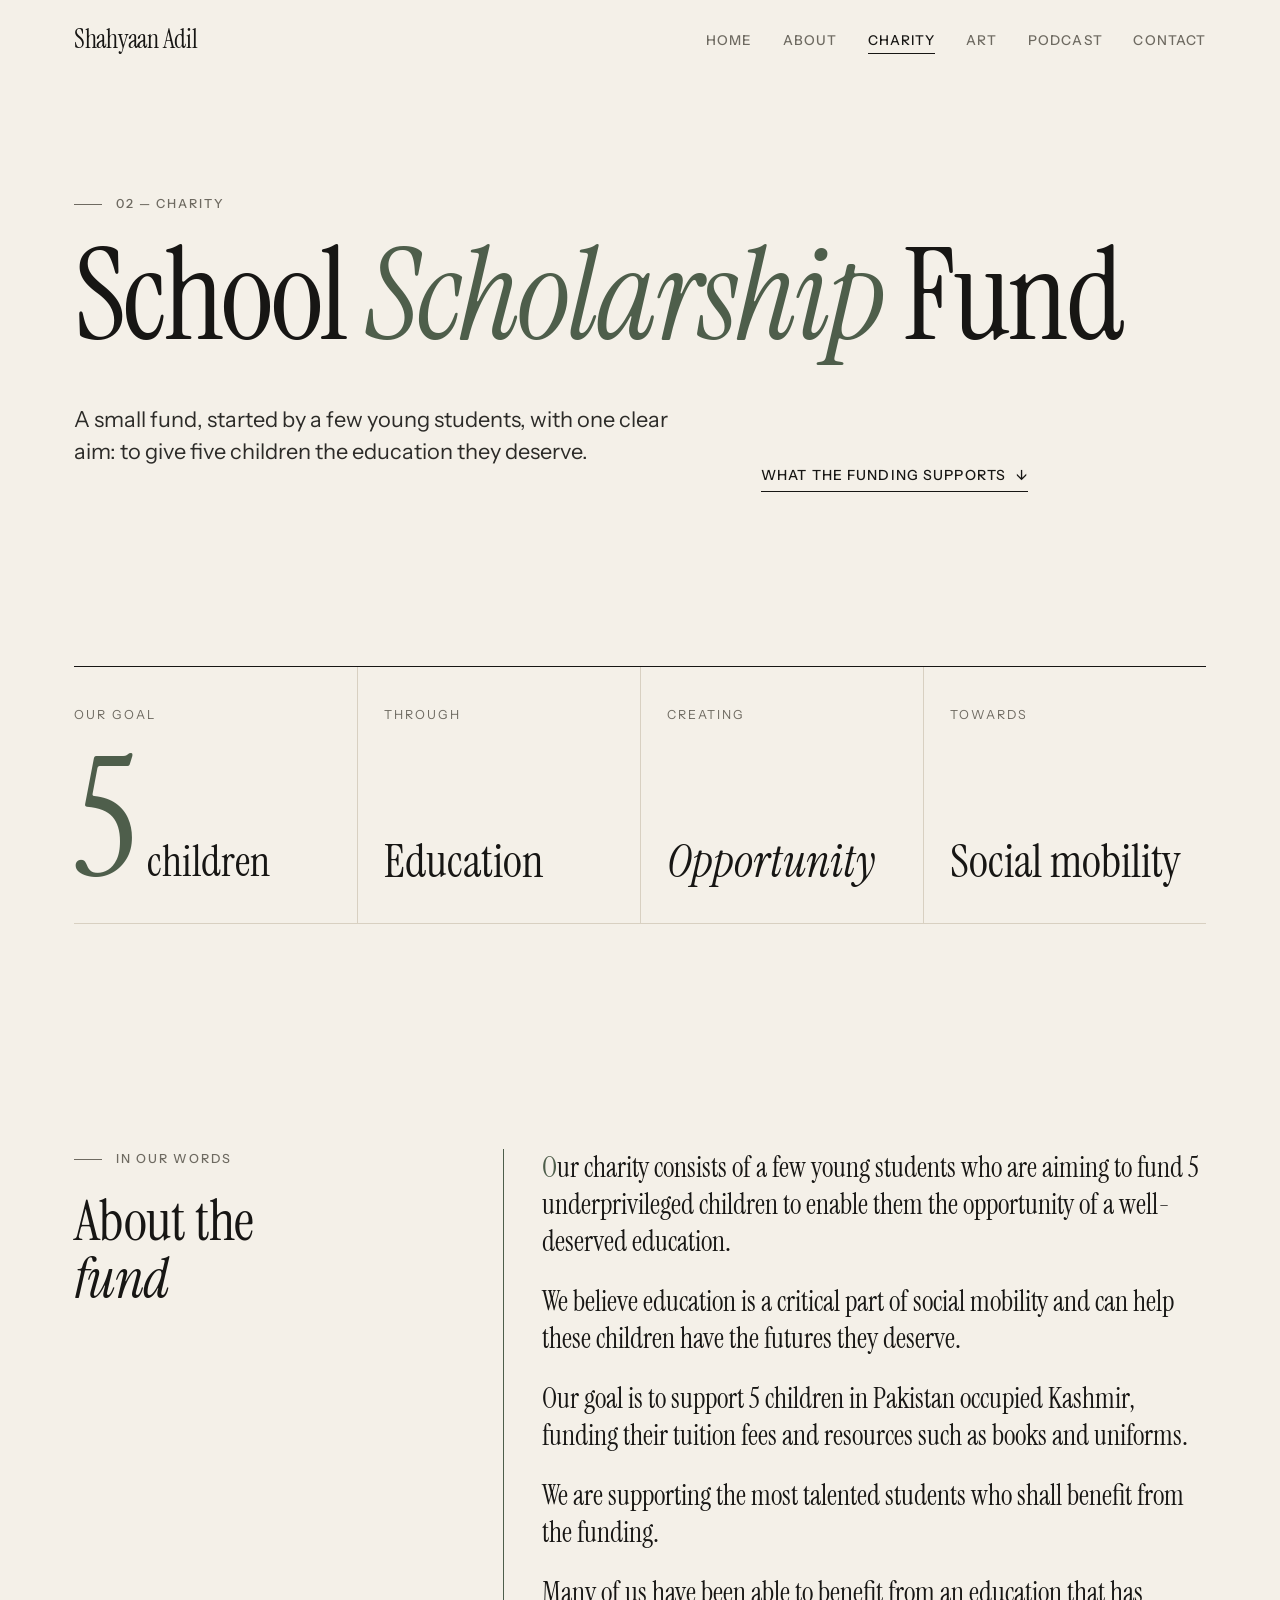
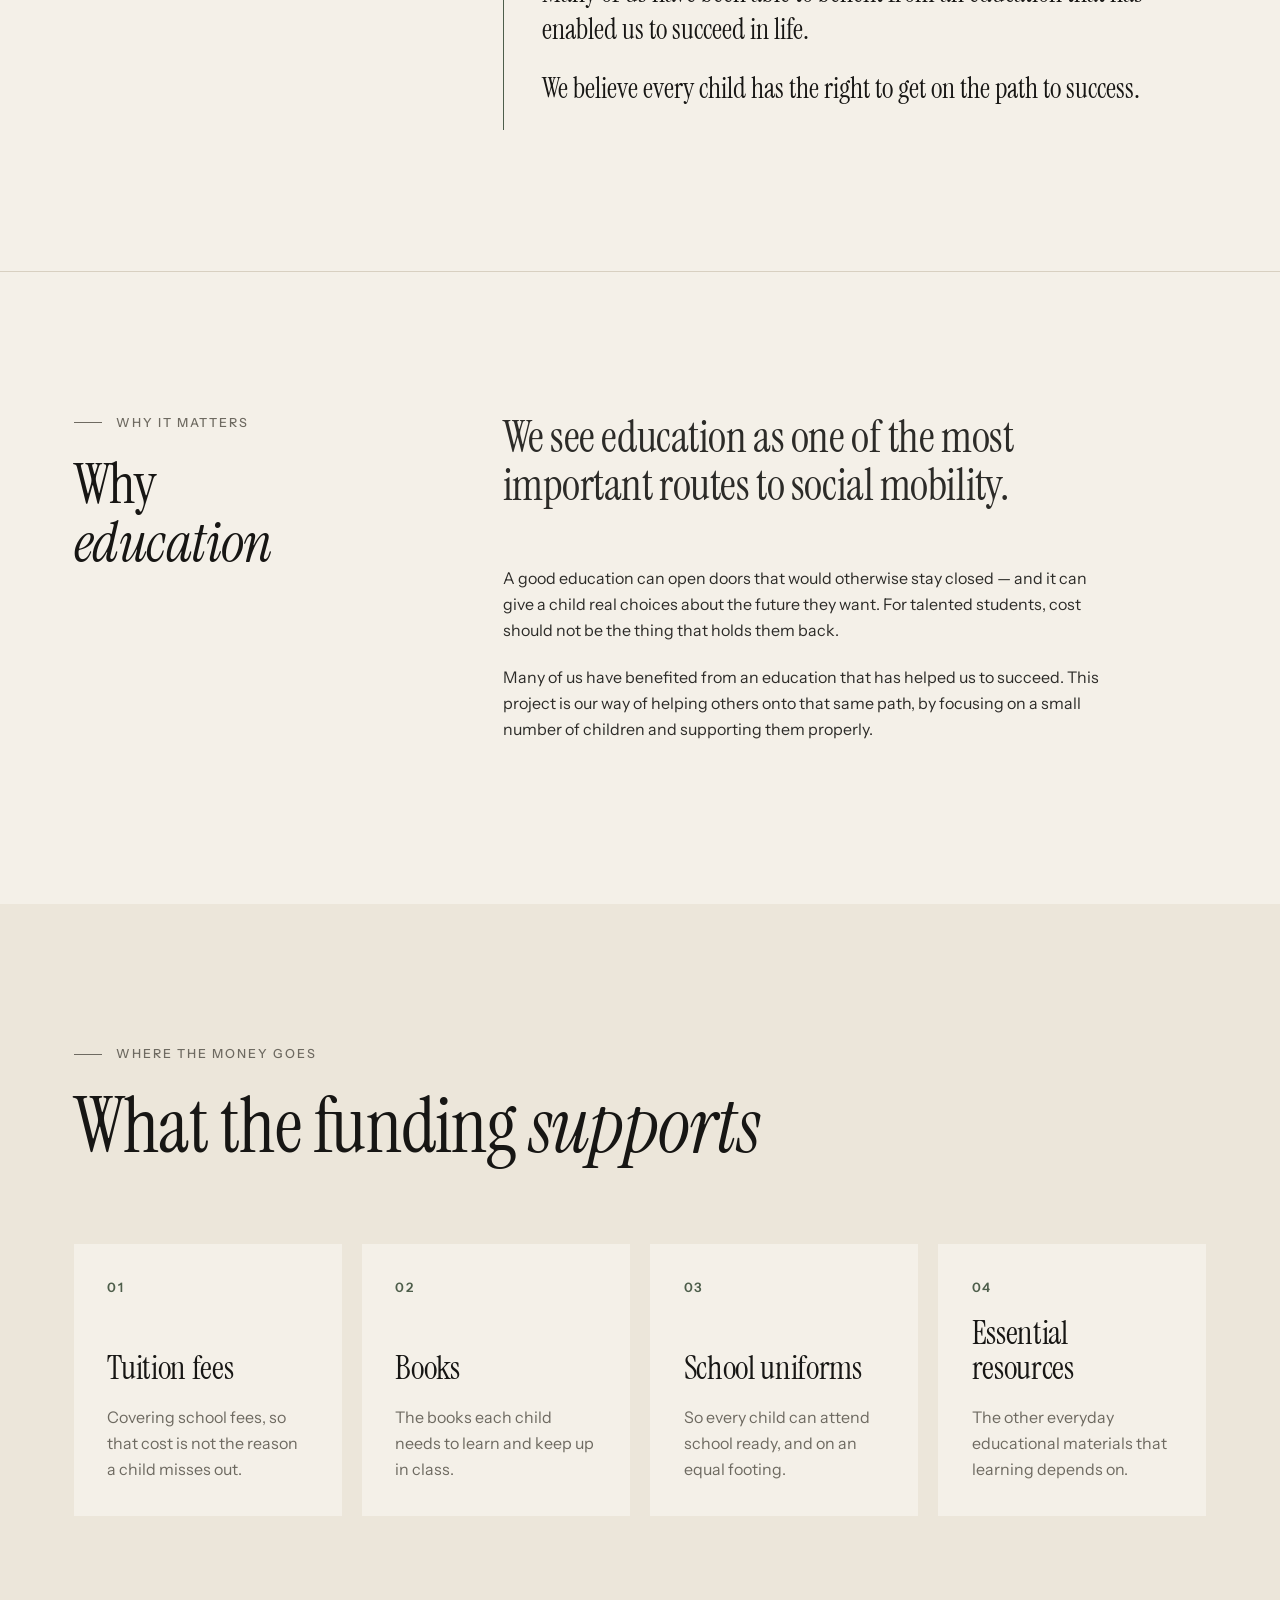
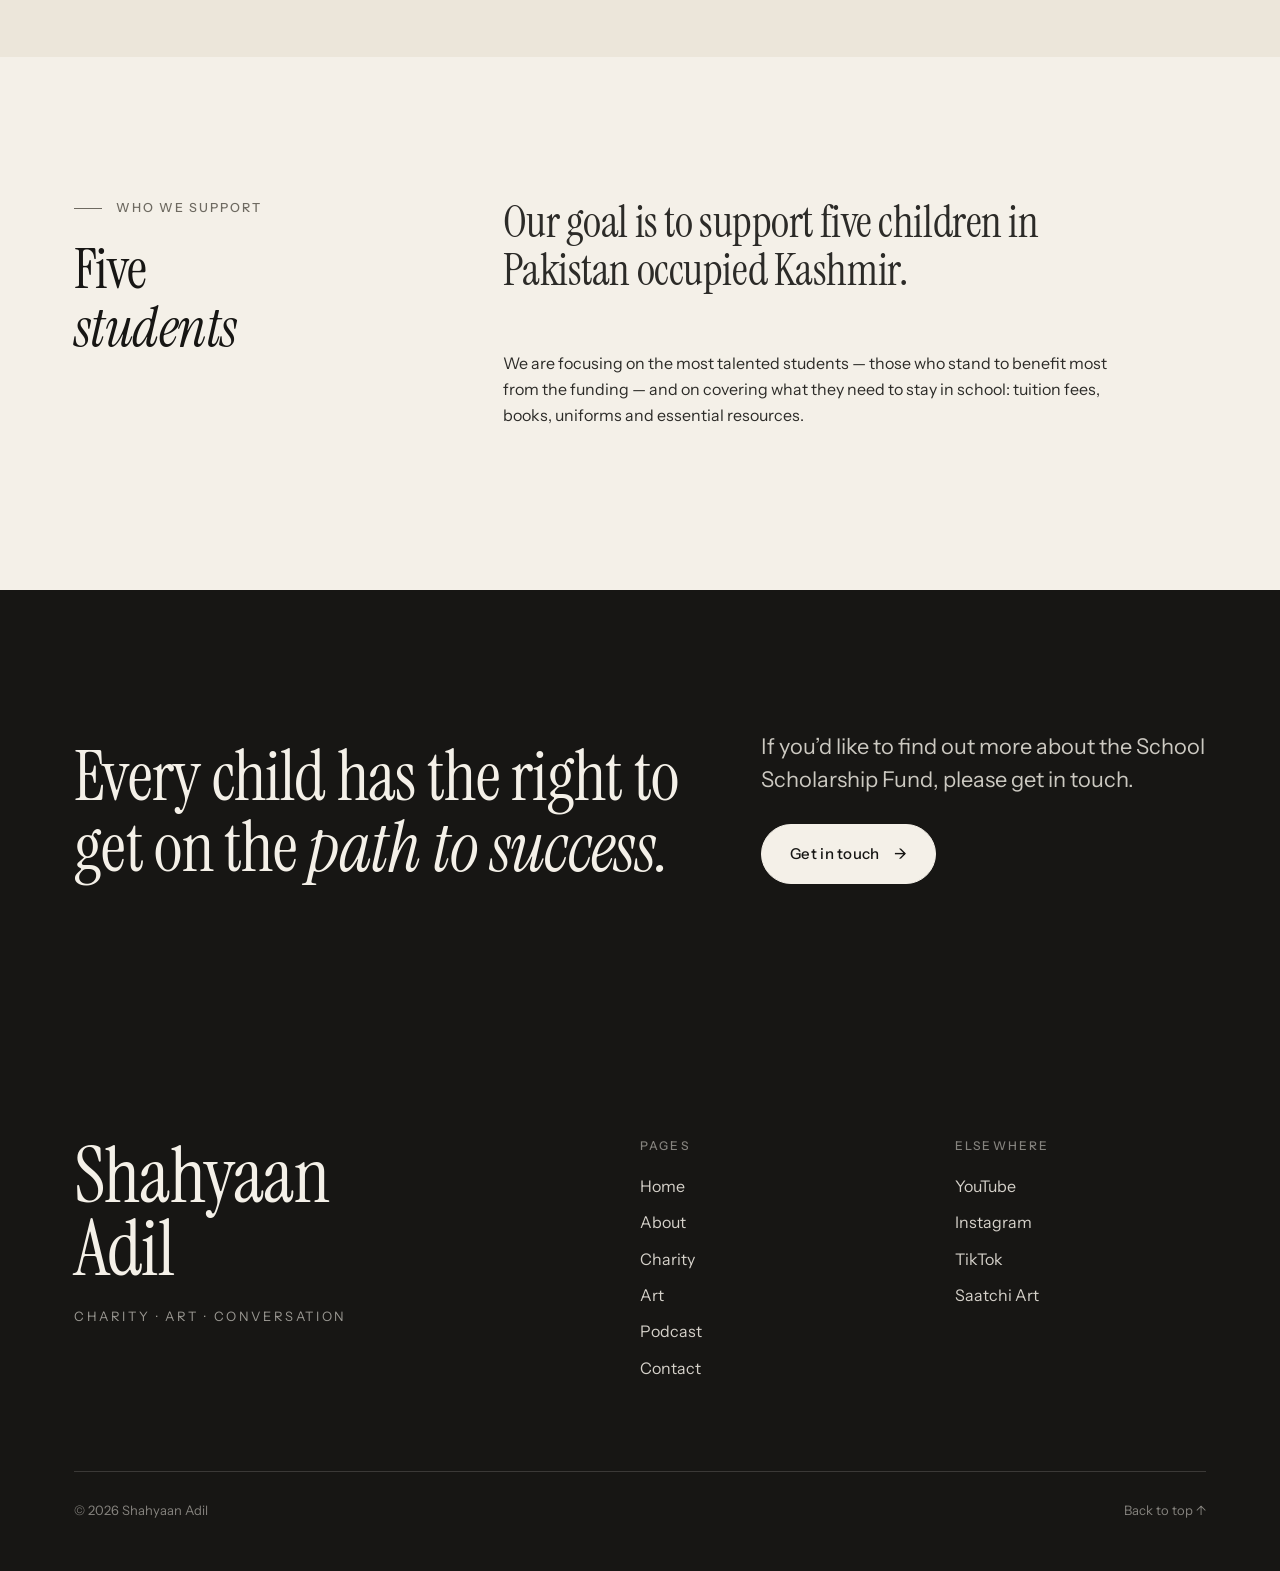
<file: index (2).html>
<!DOCTYPE html>
<html lang="en-GB">
<head>
  <meta charset="utf-8">
  <meta name="viewport" content="width=device-width, initial-scale=1">
  <title>School Scholarship Fund | Shahyaan Adil</title>
  <meta name="description" content="The School Scholarship Fund: a few young students aiming to fund the education of 5 children in Pakistan occupied Kashmir — tuition fees, books and uniforms.">
  <link rel="canonical" href="https://www.shahyaanadil.com/charity/">

  <meta property="og:type" content="website">
  <meta property="og:site_name" content="Shahyaan Adil">
  <meta property="og:title" content="School Scholarship Fund | Shahyaan Adil">
  <meta property="og:description" content="The School Scholarship Fund: a few young students aiming to fund the education of 5 children in Pakistan occupied Kashmir — tuition fees, books and uniforms.">
  <meta property="og:url" content="https://www.shahyaanadil.com/charity/">
  <meta property="og:locale" content="en_GB">
  <meta name="twitter:card" content="summary">
  <meta name="twitter:title" content="School Scholarship Fund | Shahyaan Adil">
  <meta name="twitter:description" content="The School Scholarship Fund: a few young students aiming to fund the education of 5 children in Pakistan occupied Kashmir — tuition fees, books and uniforms.">

  <meta name="theme-color" content="#F4F0E8">
  <link rel="icon" href="../assets/favicon.svg" type="image/svg+xml">

  <link rel="preconnect" href="https://fonts.googleapis.com">
  <link rel="preconnect" href="https://fonts.gstatic.com" crossorigin>
  <link rel="stylesheet" href="https://fonts.googleapis.com/css2?family=Instrument+Sans:wght@400;500;600&amp;family=Instrument+Serif:ital@0;1&amp;display=swap">
  <link rel="stylesheet" href="../style.css">
  <script>document.documentElement.classList.add("js");</script>
</head>
<body>
  <a class="skip" href="#main">Skip to content</a>

  <header class="site-header">
    <div class="wrap header-inner">
      <a class="wordmark" href="../">Shahyaan Adil</a>
      <button class="nav-toggle" type="button" aria-expanded="false" aria-controls="site-nav">
        <span class="nav-toggle-label">Menu</span><span class="bars" aria-hidden="true"></span>
      </button>
      <nav id="site-nav" class="site-nav" aria-label="Main">
        <ul>
        <li><a href="../">Home</a></li>
        <li><a href="../about/">About</a></li>
        <li><a href="../charity/" aria-current="page">Charity</a></li>
        <li><a href="../art/">Art</a></li>
        <li><a href="../podcast/">Podcast</a></li>
        <li><a href="../contact/">Contact</a></li>
        </ul>
      </nav>
    </div>
  </header>

  <main id="main">
    <section class="page-hero">
      <div class="wrap">
        <p class="eyebrow reveal">02 — Charity</p>
        <h1 class="reveal d1">School <em>Scholarship</em> Fund</h1>
        <div class="page-hero__grid">
          <p class="lede reveal d2">A small fund, started by a few young students, with one clear aim: to give five children the education they deserve.</p>
          <p class="reveal d3"><a class="text-link" href="#support">What the funding supports <span class="arrow" aria-hidden="true">&darr;</span></a></p>
        </div>
      </div>
    </section>

    <section class="section--tight" aria-label="At a glance">
      <div class="wrap">
        <div class="pillars reveal">
          <div class="pillar">
            <span class="pillar__label">Our goal</span>
            <span class="pillar__num">5<small>children</small></span>
          </div>
          <div class="pillar">
            <span class="pillar__label">Through</span>
            <span class="pillar__word">Education</span>
          </div>
          <div class="pillar">
            <span class="pillar__label">Creating</span>
            <span class="pillar__word"><em>Opportunity</em></span>
          </div>
          <div class="pillar">
            <span class="pillar__label">Towards</span>
            <span class="pillar__word">Social mobility</span>
          </div>
        </div>
      </div>
    </section>

    <section class="section">
      <div class="wrap split">
        <div class="split__label reveal">
          <p class="eyebrow">In our words</p>
          <h2>About the<br><em>fund</em></h2>
        </div>
        <blockquote class="statement reveal d1">
          <p>Our charity consists of a few young students who are aiming to fund 5 underprivileged children to enable them the opportunity of a well-deserved education.</p>
          <p>We believe education is a critical part of social mobility and can help these children have the futures they deserve.</p>
          <p>Our goal is to support 5 children in Pakistan occupied Kashmir, funding their tuition fees and resources such as books and uniforms.</p>
          <p>We are supporting the most talented students who shall benefit from the funding.</p>
          <p>Many of us have been able to benefit from an education that has enabled us to succeed in life.</p>
          <p>We believe every child has the right to get on the path to success.</p>
        </blockquote>
      </div>
    </section>

    <section class="section section--rule">
      <div class="wrap split">
        <div class="split__label reveal">
          <p class="eyebrow">Why it matters</p>
          <h2>Why<br><em>education</em></h2>
        </div>
        <div class="prose reveal d1">
          <p class="serif-lg">We see education as one of the most important routes to social mobility.</p>
          <p>A good education can open doors that would otherwise stay closed &mdash; and it can give a child real choices about the future they want. For talented students, cost should not be the thing that holds them back.</p>
          <p>Many of us have benefited from an education that has helped us to succeed. This project is our way of helping others onto that same path, by focusing on a small number of children and supporting them properly.</p>
        </div>
      </div>
    </section>

    <section class="section section--panel" id="support">
      <div class="wrap">
        <div class="section-head reveal">
          <p class="eyebrow">Where the money goes</p>
          <h2>What the funding <em>supports</em></h2>
        </div>
        <ul class="support-grid">
          <li class="reveal"><span class="n">01</span><h3>Tuition fees</h3><p>Covering school fees, so that cost is not the reason a child misses out.</p></li>
          <li class="reveal d1"><span class="n">02</span><h3>Books</h3><p>The books each child needs to learn and keep up in class.</p></li>
          <li class="reveal d2"><span class="n">03</span><h3>School uniforms</h3><p>So every child can attend school ready, and on an equal footing.</p></li>
          <li class="reveal d3"><span class="n">04</span><h3>Essential resources</h3><p>The other everyday educational materials that learning depends on.</p></li>
        </ul>
      </div>
    </section>

    <section class="section">
      <div class="wrap split">
        <div class="split__label reveal">
          <p class="eyebrow">Who we support</p>
          <h2>Five<br><em>students</em></h2>
        </div>
        <div class="prose reveal d1">
          <p class="serif-lg">Our goal is to support five children in Pakistan occupied Kashmir.</p>
          <p>We are focusing on the most talented students &mdash; those who stand to benefit most from the funding &mdash; and on covering what they need to stay in school: tuition fees, books, uniforms and essential resources.</p>
        </div>
      </div>
    </section>

    <section class="section section--dark">
      <div class="wrap callout">
        <h2 class="reveal">Every child has the right to get on the <em>path to success.</em></h2>
        <div class="reveal d1">
          <p class="lede" style="margin-bottom:28px">If you&rsquo;d like to find out more about the School Scholarship Fund, please get in touch.</p>
          <a class="btn btn--light" href="../contact/">Get in touch <span class="arrow" aria-hidden="true">&rarr;</span></a>
        </div>
      </div>
    </section>
  </main>

  <footer class="site-footer">
    <div class="wrap">
      <div class="footer-top">
        <div class="footer-brand">
          <a class="footer-mark" href="../">Shahyaan<br>Adil</a>
          <p class="footer-line">Charity · Art · Conversation</p>
        </div>
        <nav class="footer-col" aria-label="Footer">
          <h2>Pages</h2>
          <ul>
            <li><a href="../">Home</a></li>
            <li><a href="../about/">About</a></li>
            <li><a href="../charity/">Charity</a></li>
            <li><a href="../art/">Art</a></li>
            <li><a href="../podcast/">Podcast</a></li>
            <li><a href="../contact/">Contact</a></li>
          </ul>
        </nav>
        <div class="footer-col">
          <h2>Elsewhere</h2>
          <ul>
            <li><a href="https://www.youtube.com/@GenXGenZPod" target="_blank" rel="noopener">YouTube</a></li>
            <li><a href="https://www.instagram.com/genxgenzpod/" target="_blank" rel="noopener">Instagram</a></li>
            <li><a href="https://www.tiktok.com/@genxgenzpod" target="_blank" rel="noopener">TikTok</a></li>
            <li><a href="https://www.saatchiart.com/account/profile/2300161" target="_blank" rel="noopener">Saatchi Art</a></li>
          </ul>
        </div>
      </div>
      <div class="footer-bottom">
        <p>&copy; 2026 Shahyaan Adil</p>
        <p><a href="#main">Back to top &uarr;</a></p>
      </div>
    </div>
  </footer>

  <script src="../script.js" defer></script>
</body>
</html>
</file>
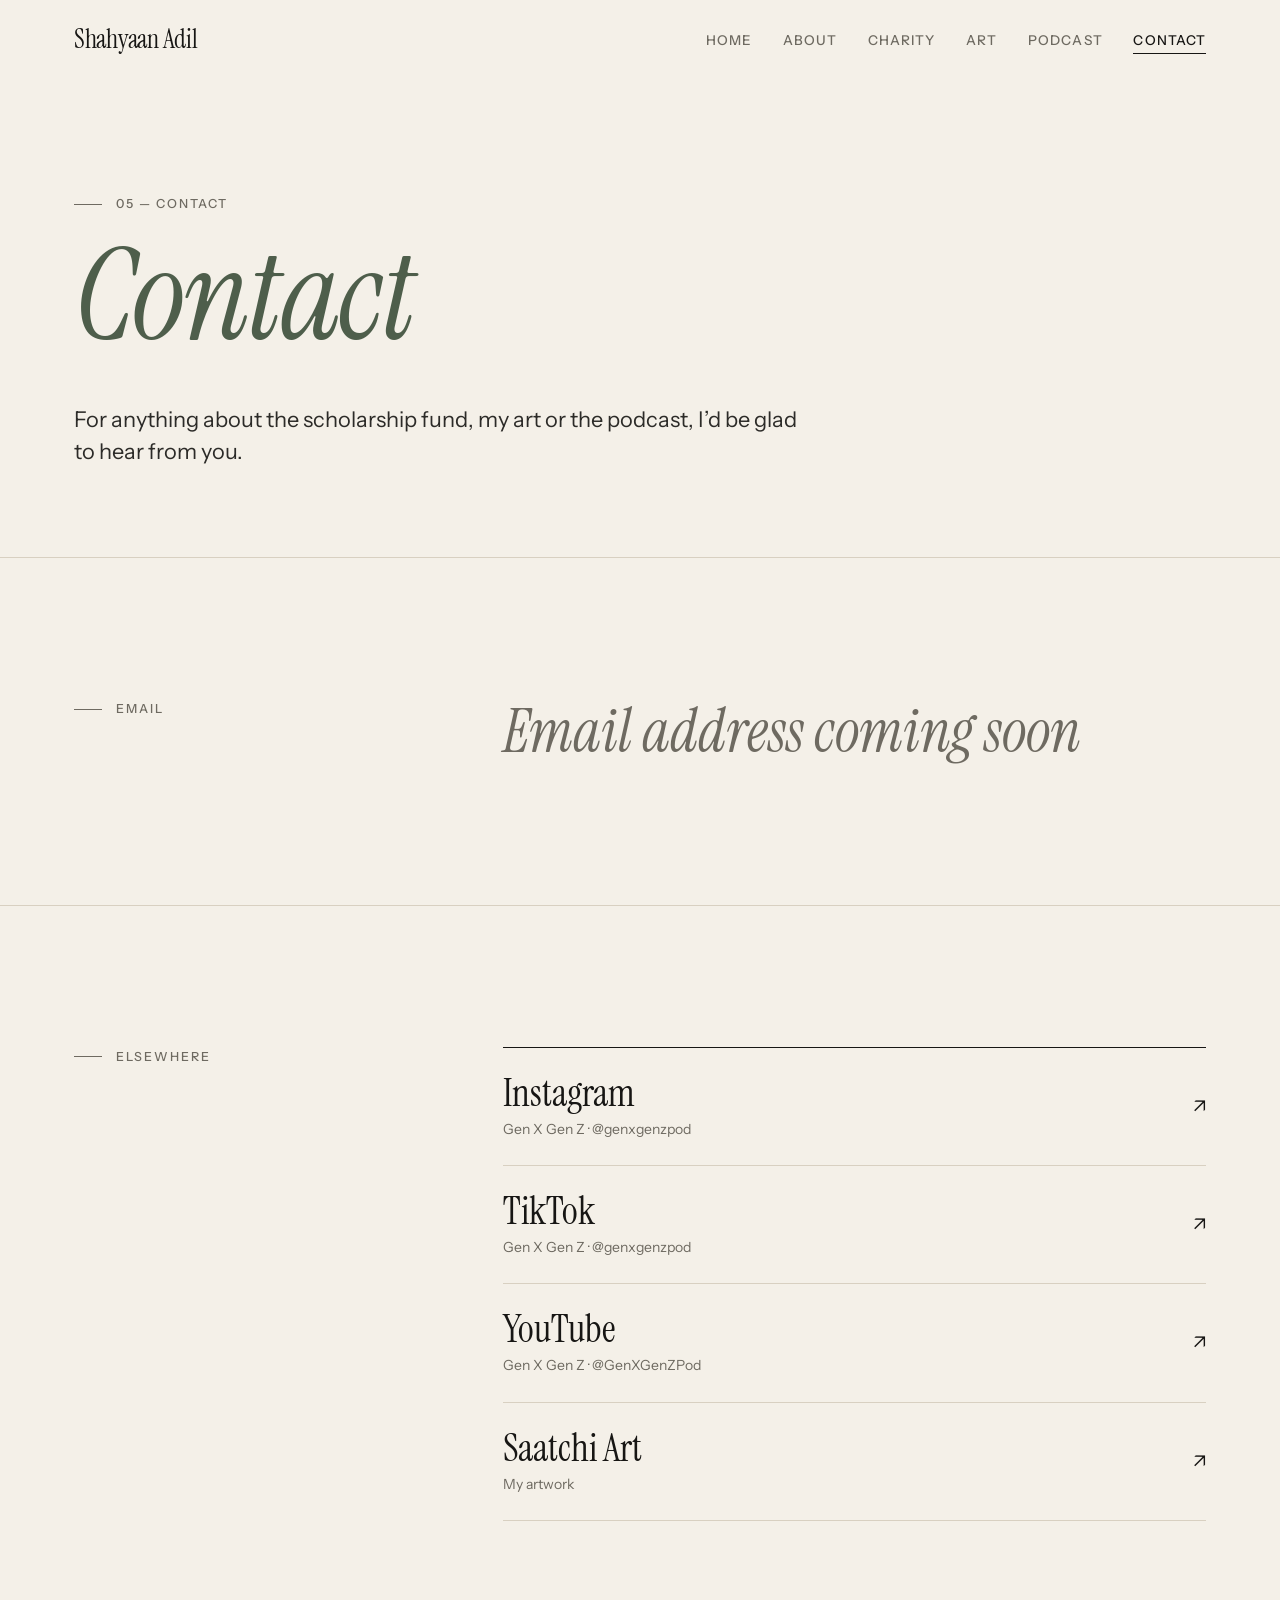
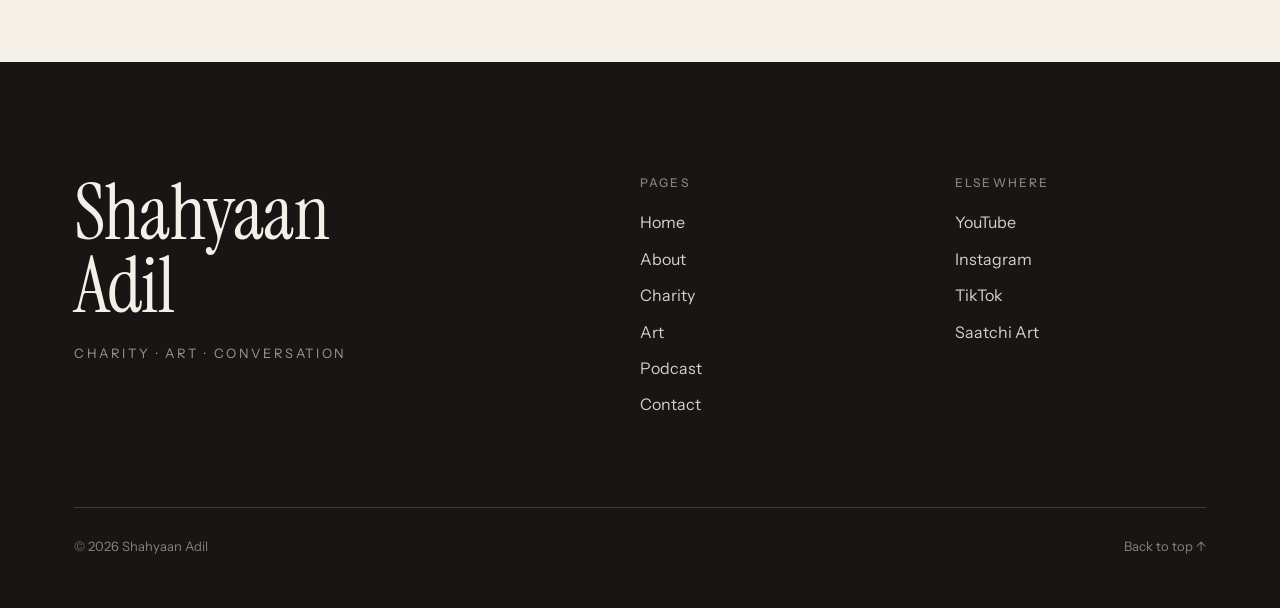
<file: index (3).html>
<!DOCTYPE html>
<html lang="en-GB">
<head>
  <meta charset="utf-8">
  <meta name="viewport" content="width=device-width, initial-scale=1">
  <title>Contact | Shahyaan Adil</title>
  <meta name="description" content="Get in touch with Shahyaan Adil, or find Gen X Gen Z and his artwork online.">
  <link rel="canonical" href="https://www.shahyaanadil.com/contact/">

  <meta property="og:type" content="website">
  <meta property="og:site_name" content="Shahyaan Adil">
  <meta property="og:title" content="Contact | Shahyaan Adil">
  <meta property="og:description" content="Get in touch with Shahyaan Adil, or find Gen X Gen Z and his artwork online.">
  <meta property="og:url" content="https://www.shahyaanadil.com/contact/">
  <meta property="og:locale" content="en_GB">
  <meta name="twitter:card" content="summary">
  <meta name="twitter:title" content="Contact | Shahyaan Adil">
  <meta name="twitter:description" content="Get in touch with Shahyaan Adil, or find Gen X Gen Z and his artwork online.">

  <meta name="theme-color" content="#F4F0E8">
  <link rel="icon" href="../assets/favicon.svg" type="image/svg+xml">

  <link rel="preconnect" href="https://fonts.googleapis.com">
  <link rel="preconnect" href="https://fonts.gstatic.com" crossorigin>
  <link rel="stylesheet" href="https://fonts.googleapis.com/css2?family=Instrument+Sans:wght@400;500;600&amp;family=Instrument+Serif:ital@0;1&amp;display=swap">
  <link rel="stylesheet" href="../style.css">
  <script>document.documentElement.classList.add("js");</script>
</head>
<body>
  <a class="skip" href="#main">Skip to content</a>

  <header class="site-header">
    <div class="wrap header-inner">
      <a class="wordmark" href="../">Shahyaan Adil</a>
      <button class="nav-toggle" type="button" aria-expanded="false" aria-controls="site-nav">
        <span class="nav-toggle-label">Menu</span><span class="bars" aria-hidden="true"></span>
      </button>
      <nav id="site-nav" class="site-nav" aria-label="Main">
        <ul>
        <li><a href="../">Home</a></li>
        <li><a href="../about/">About</a></li>
        <li><a href="../charity/">Charity</a></li>
        <li><a href="../art/">Art</a></li>
        <li><a href="../podcast/">Podcast</a></li>
        <li><a href="../contact/" aria-current="page">Contact</a></li>
        </ul>
      </nav>
    </div>
  </header>

  <main id="main">
    <section class="page-hero">
      <div class="wrap">
        <p class="eyebrow reveal">05 — Contact</p>
        <h1 class="reveal d1"><em>Contact</em></h1>
        <p class="lede reveal d2">For anything about the scholarship fund, my art or the podcast, I&rsquo;d be glad to hear from you.</p>
      </div>
    </section>

    <section class="section section--rule">
      <div class="wrap split">
        <div class="split__label reveal">
          <p class="eyebrow">Email</p>
        </div>
        <div class="reveal d1">
          <!--
            ADD YOUR EMAIL ADDRESS
            Replace the line <span class="pending">Email address coming soon</span> with:
            <a href="mailto:you@example.com">you@example.com</a>
            (use your real address in both places)
          -->
          <p class="email-slot"><span class="pending">Email address coming soon</span></p>
        </div>
      </div>
    </section>

    <section class="section section--rule">
      <div class="wrap split">
        <div class="split__label reveal">
          <p class="eyebrow">Elsewhere</p>
        </div>
        <ul class="link-list reveal d1">
          <li><a href="https://www.instagram.com/genxgenzpod/" target="_blank" rel="noopener"><span class="name">Instagram</span><span class="handle">Gen X Gen Z &middot; @genxgenzpod</span><span class="go" aria-hidden="true">&nearr;</span></a></li>
          <li><a href="https://www.tiktok.com/@genxgenzpod" target="_blank" rel="noopener"><span class="name">TikTok</span><span class="handle">Gen X Gen Z &middot; @genxgenzpod</span><span class="go" aria-hidden="true">&nearr;</span></a></li>
          <li><a href="https://www.youtube.com/@GenXGenZPod" target="_blank" rel="noopener"><span class="name">YouTube</span><span class="handle">Gen X Gen Z &middot; @GenXGenZPod</span><span class="go" aria-hidden="true">&nearr;</span></a></li>
          <li><a href="https://www.saatchiart.com/account/profile/2300161" target="_blank" rel="noopener"><span class="name">Saatchi Art</span><span class="handle">My artwork</span><span class="go" aria-hidden="true">&nearr;</span></a></li>
        </ul>
      </div>
    </section>
  </main>

  <footer class="site-footer">
    <div class="wrap">
      <div class="footer-top">
        <div class="footer-brand">
          <a class="footer-mark" href="../">Shahyaan<br>Adil</a>
          <p class="footer-line">Charity · Art · Conversation</p>
        </div>
        <nav class="footer-col" aria-label="Footer">
          <h2>Pages</h2>
          <ul>
            <li><a href="../">Home</a></li>
            <li><a href="../about/">About</a></li>
            <li><a href="../charity/">Charity</a></li>
            <li><a href="../art/">Art</a></li>
            <li><a href="../podcast/">Podcast</a></li>
            <li><a href="../contact/">Contact</a></li>
          </ul>
        </nav>
        <div class="footer-col">
          <h2>Elsewhere</h2>
          <ul>
            <li><a href="https://www.youtube.com/@GenXGenZPod" target="_blank" rel="noopener">YouTube</a></li>
            <li><a href="https://www.instagram.com/genxgenzpod/" target="_blank" rel="noopener">Instagram</a></li>
            <li><a href="https://www.tiktok.com/@genxgenzpod" target="_blank" rel="noopener">TikTok</a></li>
            <li><a href="https://www.saatchiart.com/account/profile/2300161" target="_blank" rel="noopener">Saatchi Art</a></li>
          </ul>
        </div>
      </div>
      <div class="footer-bottom">
        <p>&copy; 2026 Shahyaan Adil</p>
        <p><a href="#main">Back to top &uarr;</a></p>
      </div>
    </div>
  </footer>

  <script src="../script.js" defer></script>
</body>
</html>
</file>
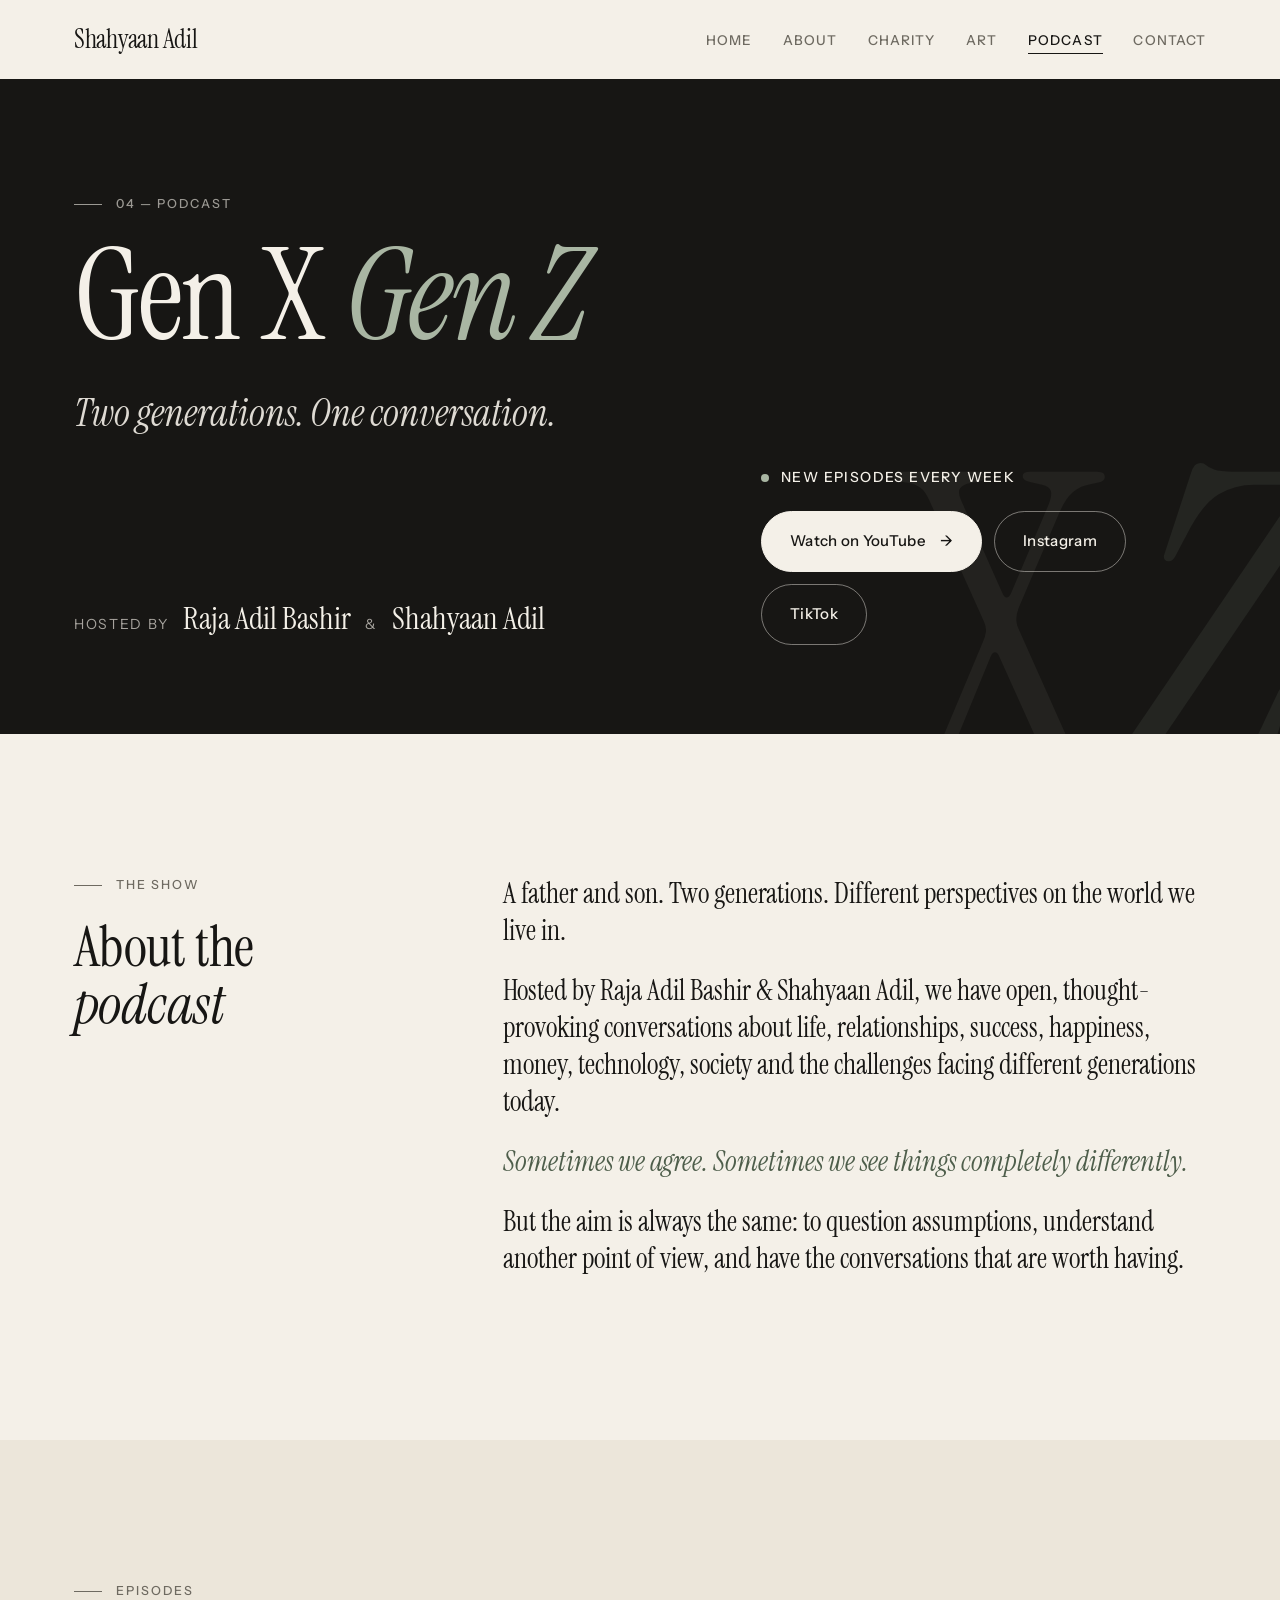
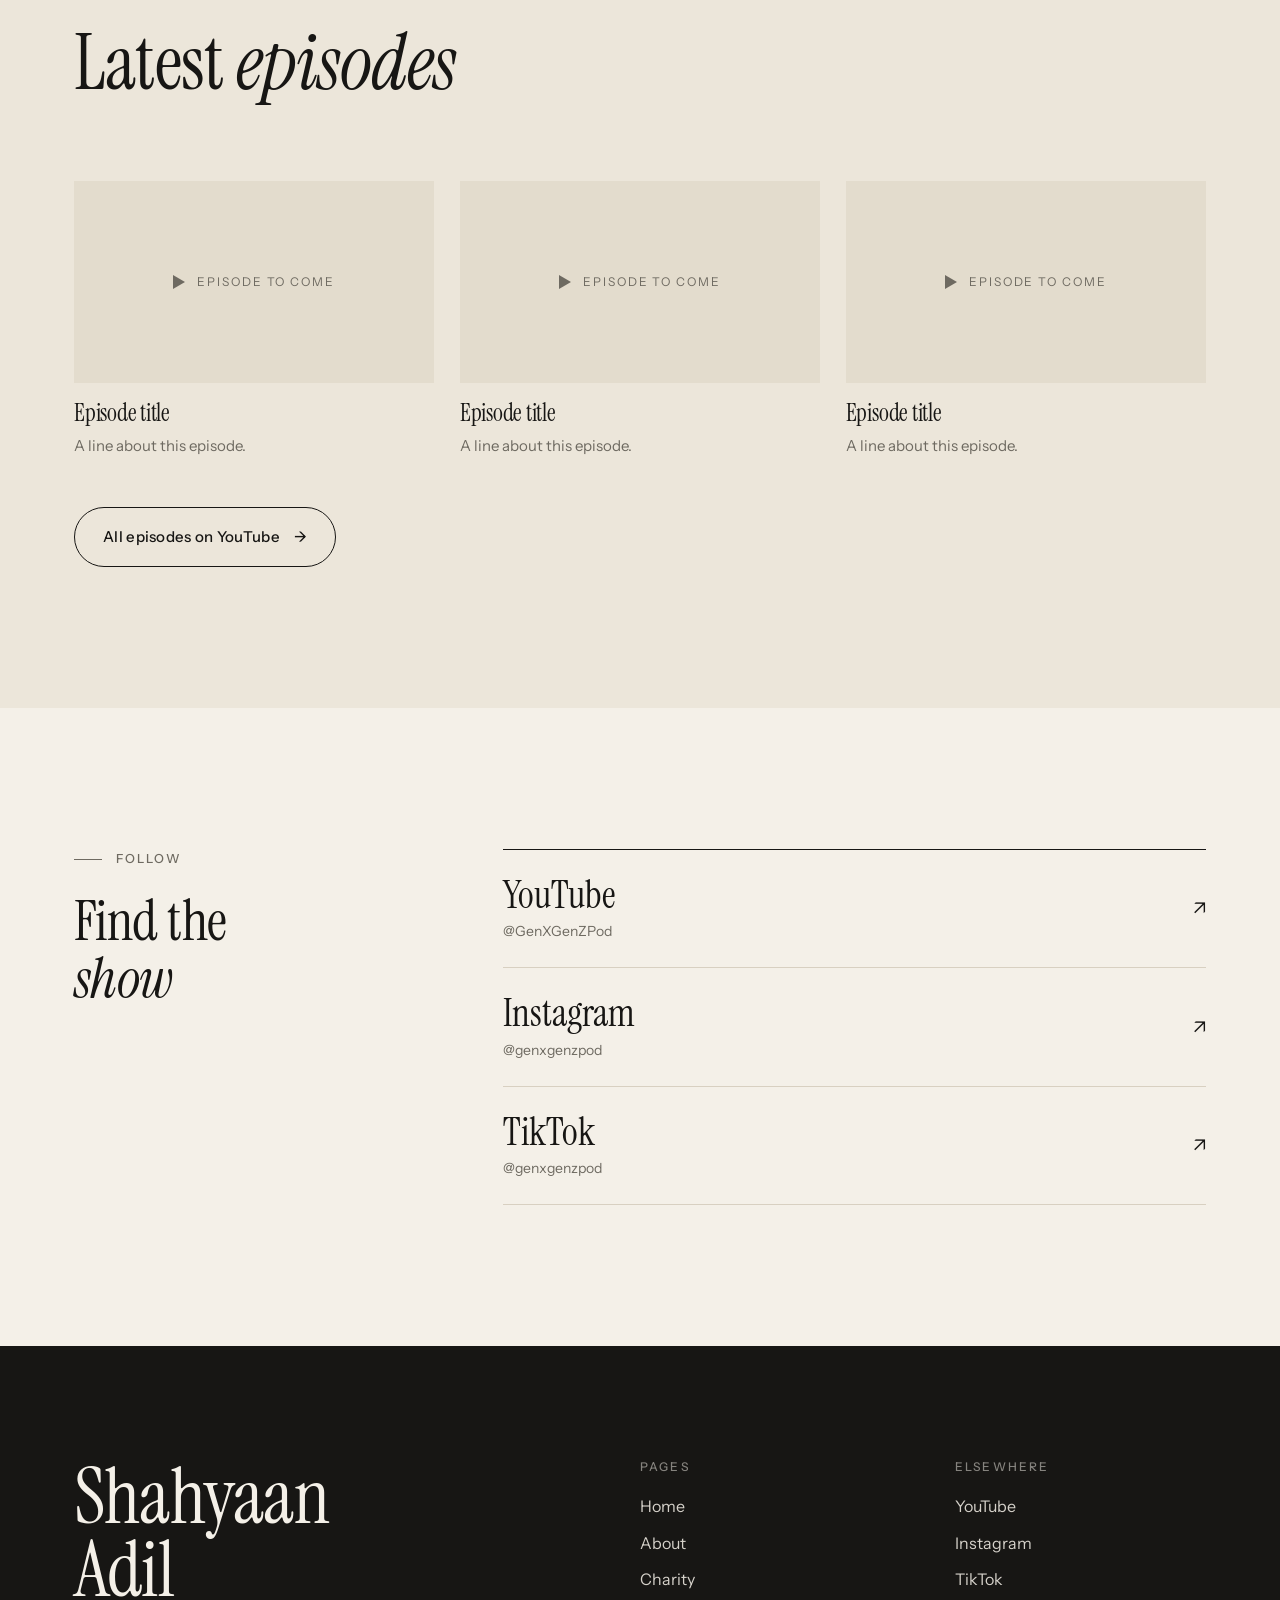
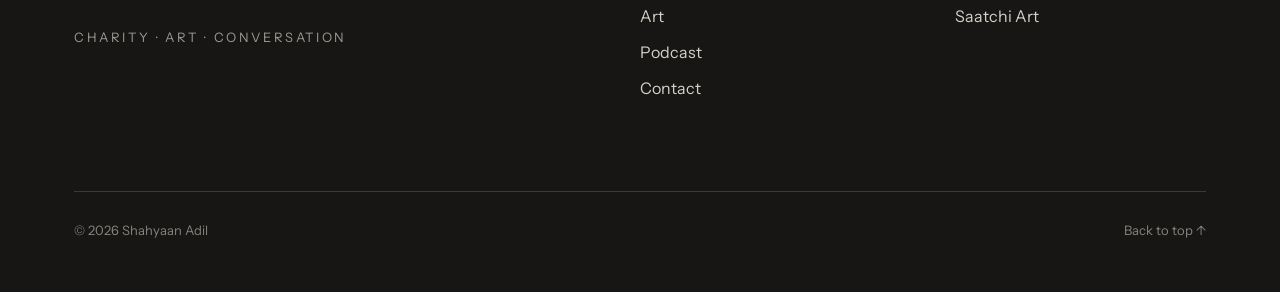
<file: index (4).html>
<!DOCTYPE html>
<html lang="en-GB">
<head>
  <meta charset="utf-8">
  <meta name="viewport" content="width=device-width, initial-scale=1">
  <title>Gen X Gen Z Podcast | Shahyaan Adil</title>
  <meta name="description" content="Gen X Gen Z — two generations, one conversation. A weekly father-and-son podcast hosted by Raja Adil Bashir and Shahyaan Adil.">
  <link rel="canonical" href="https://www.shahyaanadil.com/podcast/">

  <meta property="og:type" content="website">
  <meta property="og:site_name" content="Shahyaan Adil">
  <meta property="og:title" content="Gen X Gen Z Podcast | Shahyaan Adil">
  <meta property="og:description" content="Gen X Gen Z — two generations, one conversation. A weekly father-and-son podcast hosted by Raja Adil Bashir and Shahyaan Adil.">
  <meta property="og:url" content="https://www.shahyaanadil.com/podcast/">
  <meta property="og:locale" content="en_GB">
  <meta name="twitter:card" content="summary">
  <meta name="twitter:title" content="Gen X Gen Z Podcast | Shahyaan Adil">
  <meta name="twitter:description" content="Gen X Gen Z — two generations, one conversation. A weekly father-and-son podcast hosted by Raja Adil Bashir and Shahyaan Adil.">

  <meta name="theme-color" content="#F4F0E8">
  <link rel="icon" href="../assets/favicon.svg" type="image/svg+xml">

  <link rel="preconnect" href="https://fonts.googleapis.com">
  <link rel="preconnect" href="https://fonts.gstatic.com" crossorigin>
  <link rel="stylesheet" href="https://fonts.googleapis.com/css2?family=Instrument+Sans:wght@400;500;600&amp;family=Instrument+Serif:ital@0;1&amp;display=swap">
  <link rel="stylesheet" href="../style.css">
  <script>document.documentElement.classList.add("js");</script>
</head>
<body>
  <a class="skip" href="#main">Skip to content</a>

  <header class="site-header">
    <div class="wrap header-inner">
      <a class="wordmark" href="../">Shahyaan Adil</a>
      <button class="nav-toggle" type="button" aria-expanded="false" aria-controls="site-nav">
        <span class="nav-toggle-label">Menu</span><span class="bars" aria-hidden="true"></span>
      </button>
      <nav id="site-nav" class="site-nav" aria-label="Main">
        <ul>
        <li><a href="../">Home</a></li>
        <li><a href="../about/">About</a></li>
        <li><a href="../charity/">Charity</a></li>
        <li><a href="../art/">Art</a></li>
        <li><a href="../podcast/" aria-current="page">Podcast</a></li>
        <li><a href="../contact/">Contact</a></li>
        </ul>
      </nav>
    </div>
  </header>

  <main id="main">
    <section class="page-hero pod-hero">
      <div class="pod-hero__glyphs" aria-hidden="true">X<em>Z</em></div>
      <div class="wrap">
        <p class="eyebrow reveal">04 — Podcast</p>
        <h1 class="reveal d1">Gen X <em>Gen Z</em></h1>
        <p class="subtitle reveal d1">Two generations. One conversation.</p>
        <div class="page-hero__grid">
          <div class="reveal d2">
            <p class="hosts">Hosted by <strong>Raja Adil Bashir</strong> &amp; <strong>Shahyaan Adil</strong></p>
          </div>
          <div class="reveal d3">
            <p class="weekly" style="margin-bottom:22px">New episodes every week</p>
            <div class="btn-row">
              <a class="btn btn--light" href="https://www.youtube.com/@GenXGenZPod" target="_blank" rel="noopener">Watch on YouTube <span class="arrow" aria-hidden="true">&rarr;</span></a>
              <a class="btn btn--ghost-light" href="https://www.instagram.com/genxgenzpod/" target="_blank" rel="noopener">Instagram</a>
              <a class="btn btn--ghost-light" href="https://www.tiktok.com/@genxgenzpod" target="_blank" rel="noopener">TikTok</a>
            </div>
          </div>
        </div>
      </div>
    </section>

    <section class="section">
      <div class="wrap split">
        <div class="split__label reveal">
          <p class="eyebrow">The show</p>
          <h2>About the<br><em>podcast</em></h2>
        </div>
        <div class="pod-copy reveal d1">
          <p>A father and son. Two generations. Different perspectives on the world we live in.</p>
          <p>Hosted by Raja Adil Bashir &amp; Shahyaan Adil, we have open, thought-provoking conversations about life, relationships, success, happiness, money, technology, society and the challenges facing different generations today.</p>
          <p class="short">Sometimes we agree. Sometimes we see things completely differently.</p>
          <p>But the aim is always the same: to question assumptions, understand another point of view, and have the conversations that are worth having.</p>
        </div>
      </div>
    </section>

    <section class="section section--panel" aria-labelledby="episodes-title">
      <div class="wrap">
        <div class="section-head reveal">
          <p class="eyebrow">Episodes</p>
          <h2 id="episodes-title">Latest <em>episodes</em></h2>
        </div>

        <!--
          HOW TO ADD AN EPISODE
          1. On YouTube, open the episode. The video ID is the part after "v=" in the address,
             e.g. youtube.com/watch?v=AbC123xYz → the ID is AbC123xYz
          2. In one of the blocks below, replace  <div class="slot">Episode to come</div>
             with the <iframe> line shown in the comment, putting the ID in place of VIDEO_ID.
          3. Replace "Episode title" and the description line.
        -->
        <div class="episodes">
          <article class="episode reveal">
            <div class="video-frame">
              <div class="slot">Episode to come</div>
              <!-- Replace the line above with:
              <iframe src="https://www.youtube-nocookie.com/embed/VIDEO_ID" title="Episode title" loading="lazy" allow="accelerometer; autoplay; clipboard-write; encrypted-media; gyroscope; picture-in-picture; web-share" allowfullscreen></iframe>
              -->
            </div>
            <h3>Episode title</h3>
            <p>A line about this episode.</p>
          </article>

          <article class="episode reveal d1">
            <div class="video-frame">
              <div class="slot">Episode to come</div>
              <!-- Replace the line above with:
              <iframe src="https://www.youtube-nocookie.com/embed/VIDEO_ID" title="Episode title" loading="lazy" allow="accelerometer; autoplay; clipboard-write; encrypted-media; gyroscope; picture-in-picture; web-share" allowfullscreen></iframe>
              -->
            </div>
            <h3>Episode title</h3>
            <p>A line about this episode.</p>
          </article>

          <article class="episode reveal d2">
            <div class="video-frame">
              <div class="slot">Episode to come</div>
              <!-- Replace the line above with:
              <iframe src="https://www.youtube-nocookie.com/embed/VIDEO_ID" title="Episode title" loading="lazy" allow="accelerometer; autoplay; clipboard-write; encrypted-media; gyroscope; picture-in-picture; web-share" allowfullscreen></iframe>
              -->
            </div>
            <h3>Episode title</h3>
            <p>A line about this episode.</p>
          </article>
        </div>

        <p class="reveal" style="margin-top:48px">
          <a class="btn btn--ghost" href="https://www.youtube.com/@GenXGenZPod" target="_blank" rel="noopener">All episodes on YouTube <span class="arrow" aria-hidden="true">&rarr;</span></a>
        </p>
      </div>
    </section>

    <section class="section">
      <div class="wrap split">
        <div class="split__label reveal">
          <p class="eyebrow">Follow</p>
          <h2>Find the<br><em>show</em></h2>
        </div>
        <ul class="link-list reveal d1">
          <li><a href="https://www.youtube.com/@GenXGenZPod" target="_blank" rel="noopener"><span class="name">YouTube</span><span class="handle">@GenXGenZPod</span><span class="go" aria-hidden="true">&nearr;</span></a></li>
          <li><a href="https://www.instagram.com/genxgenzpod/" target="_blank" rel="noopener"><span class="name">Instagram</span><span class="handle">@genxgenzpod</span><span class="go" aria-hidden="true">&nearr;</span></a></li>
          <li><a href="https://www.tiktok.com/@genxgenzpod" target="_blank" rel="noopener"><span class="name">TikTok</span><span class="handle">@genxgenzpod</span><span class="go" aria-hidden="true">&nearr;</span></a></li>
        </ul>
      </div>
    </section>
  </main>

  <footer class="site-footer">
    <div class="wrap">
      <div class="footer-top">
        <div class="footer-brand">
          <a class="footer-mark" href="../">Shahyaan<br>Adil</a>
          <p class="footer-line">Charity · Art · Conversation</p>
        </div>
        <nav class="footer-col" aria-label="Footer">
          <h2>Pages</h2>
          <ul>
            <li><a href="../">Home</a></li>
            <li><a href="../about/">About</a></li>
            <li><a href="../charity/">Charity</a></li>
            <li><a href="../art/">Art</a></li>
            <li><a href="../podcast/">Podcast</a></li>
            <li><a href="../contact/">Contact</a></li>
          </ul>
        </nav>
        <div class="footer-col">
          <h2>Elsewhere</h2>
          <ul>
            <li><a href="https://www.youtube.com/@GenXGenZPod" target="_blank" rel="noopener">YouTube</a></li>
            <li><a href="https://www.instagram.com/genxgenzpod/" target="_blank" rel="noopener">Instagram</a></li>
            <li><a href="https://www.tiktok.com/@genxgenzpod" target="_blank" rel="noopener">TikTok</a></li>
            <li><a href="https://www.saatchiart.com/account/profile/2300161" target="_blank" rel="noopener">Saatchi Art</a></li>
          </ul>
        </div>
      </div>
      <div class="footer-bottom">
        <p>&copy; 2026 Shahyaan Adil</p>
        <p><a href="#main">Back to top &uarr;</a></p>
      </div>
    </div>
  </footer>

  <script src="../script.js" defer></script>
</body>
</html>
</file>
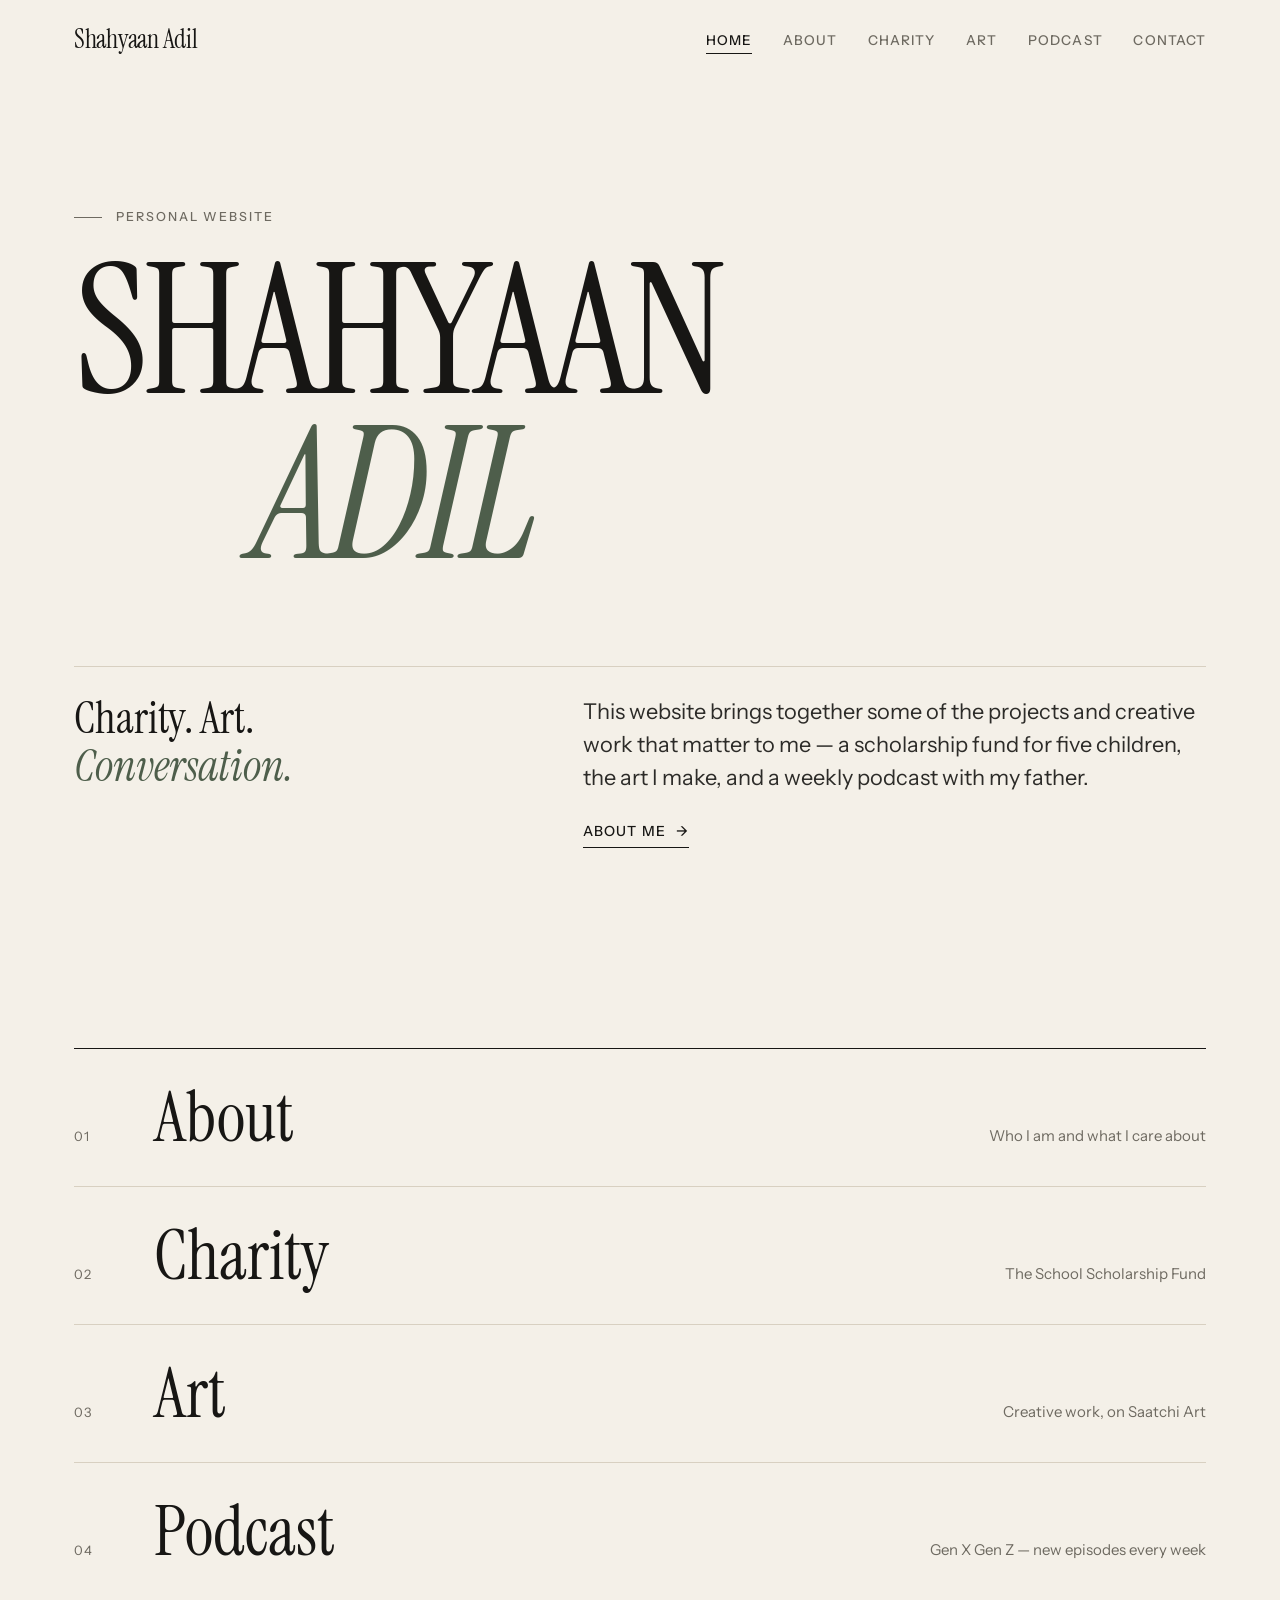
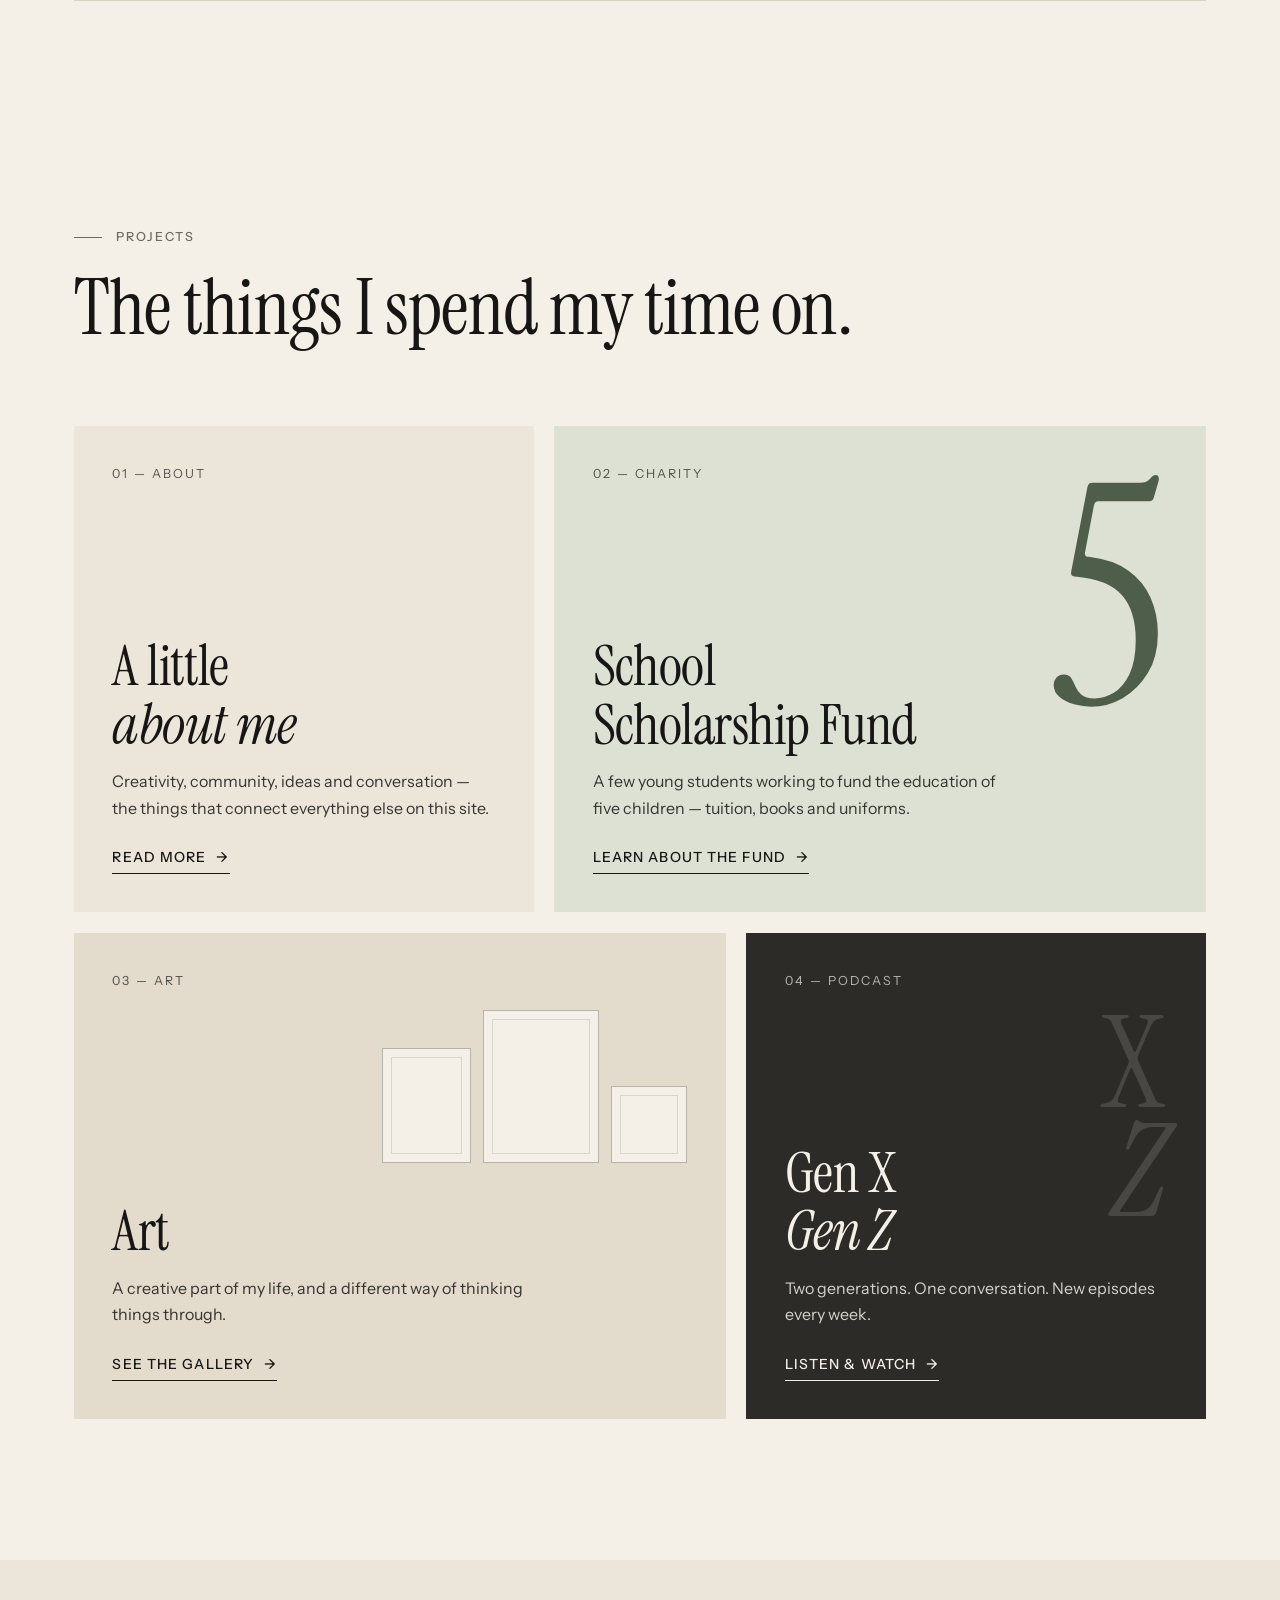
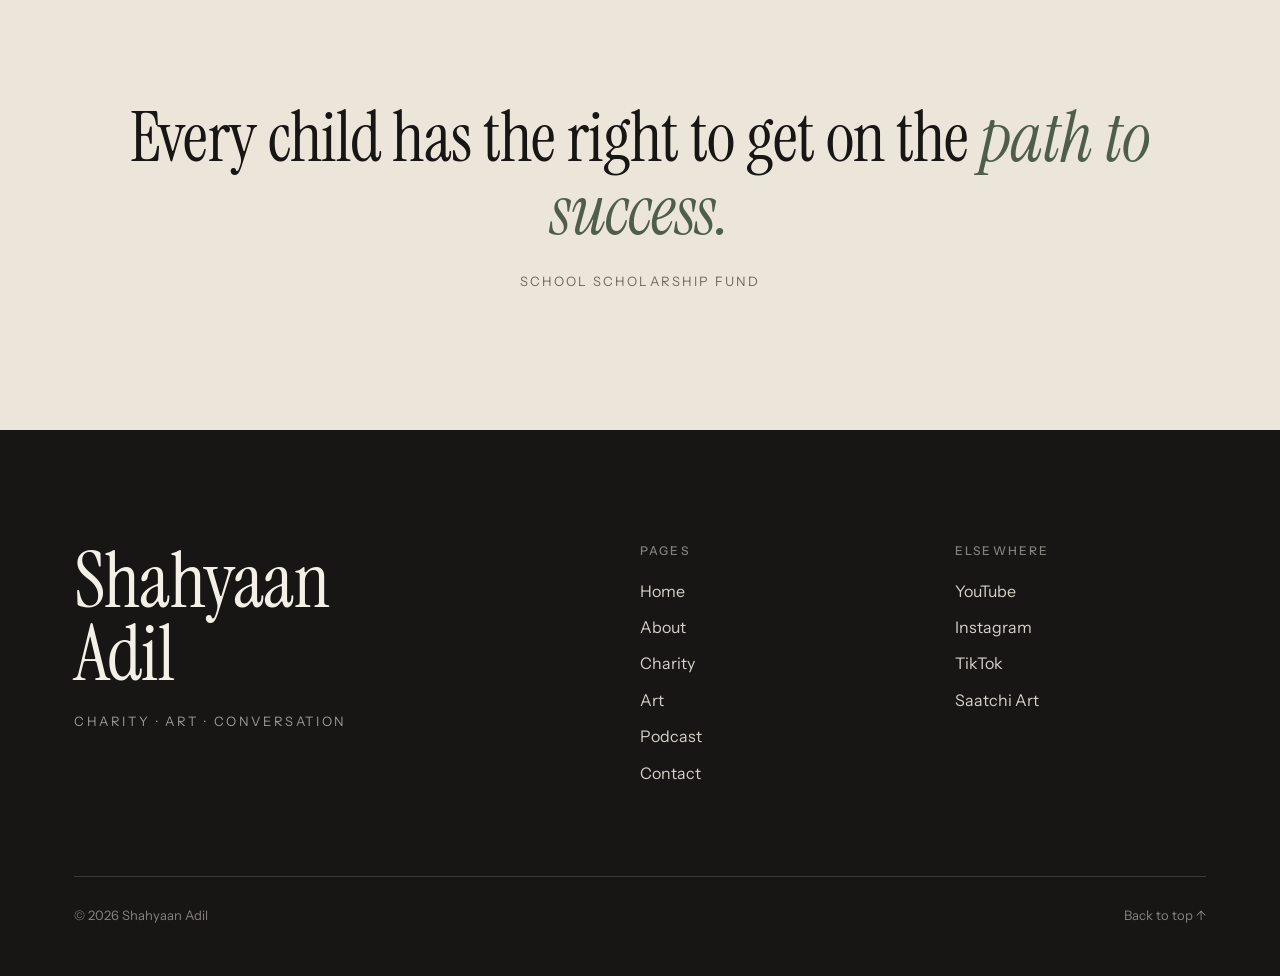
<file: index (5).html>
<!DOCTYPE html>
<html lang="en-GB">
<head>
  <meta charset="utf-8">
  <meta name="viewport" content="width=device-width, initial-scale=1">
  <title>Shahyaan Adil | Charity, Art &amp; Conversation</title>
  <meta name="description" content="The personal website of Shahyaan Adil — the School Scholarship Fund, artwork, and Gen X Gen Z, a weekly father-and-son podcast.">
  <link rel="canonical" href="https://www.shahyaanadil.com/">

  <meta property="og:type" content="website">
  <meta property="og:site_name" content="Shahyaan Adil">
  <meta property="og:title" content="Shahyaan Adil | Charity, Art &amp; Conversation">
  <meta property="og:description" content="The personal website of Shahyaan Adil — the School Scholarship Fund, artwork, and Gen X Gen Z, a weekly father-and-son podcast.">
  <meta property="og:url" content="https://www.shahyaanadil.com/">
  <meta property="og:locale" content="en_GB">
  <meta name="twitter:card" content="summary">
  <meta name="twitter:title" content="Shahyaan Adil | Charity, Art &amp; Conversation">
  <meta name="twitter:description" content="The personal website of Shahyaan Adil — the School Scholarship Fund, artwork, and Gen X Gen Z, a weekly father-and-son podcast.">

  <meta name="theme-color" content="#F4F0E8">
  <link rel="icon" href="assets/favicon.svg" type="image/svg+xml">

  <link rel="preconnect" href="https://fonts.googleapis.com">
  <link rel="preconnect" href="https://fonts.gstatic.com" crossorigin>
  <link rel="stylesheet" href="https://fonts.googleapis.com/css2?family=Instrument+Sans:wght@400;500;600&amp;family=Instrument+Serif:ital@0;1&amp;display=swap">
  <link rel="stylesheet" href="style.css">
  <script>document.documentElement.classList.add("js");</script>
</head>
<body>
  <a class="skip" href="#main">Skip to content</a>

  <header class="site-header">
    <div class="wrap header-inner">
      <a class="wordmark" href="./">Shahyaan Adil</a>
      <button class="nav-toggle" type="button" aria-expanded="false" aria-controls="site-nav">
        <span class="nav-toggle-label">Menu</span><span class="bars" aria-hidden="true"></span>
      </button>
      <nav id="site-nav" class="site-nav" aria-label="Main">
        <ul>
        <li><a href="./" aria-current="page">Home</a></li>
        <li><a href="about/">About</a></li>
        <li><a href="charity/">Charity</a></li>
        <li><a href="art/">Art</a></li>
        <li><a href="podcast/">Podcast</a></li>
        <li><a href="contact/">Contact</a></li>
        </ul>
      </nav>
    </div>
  </header>

  <main id="main">
    <section class="hero">
      <div class="wrap">
        <p class="eyebrow reveal">Personal website</p>
        <h1 class="display reveal d1">
          <span class="line">Shahyaan</span>
          <span class="line line--indent"><em>Adil</em></span>
        </h1>
        <div class="hero-foot reveal d2">
          <p class="tagline"><span>Charity. Art.</span><span>Conversation.</span></p>
          <div>
            <p class="lede">This website brings together some of the projects and creative work that matter to me — a scholarship fund for five children, the art I make, and a weekly podcast with my father.</p>
            <p><a class="text-link" href="about/">About me <span class="arrow" aria-hidden="true">&rarr;</span></a></p>
          </div>
        </div>
      </div>
    </section>

    <section class="section section--tight" aria-labelledby="index-title">
      <div class="wrap">
        <h2 id="index-title" class="visually-hidden">Contents</h2>
        <ol class="index-list reveal">
          <li><a href="about/"><span class="num">01</span><span class="title">About</span><span class="desc">Who I am and what I care about</span></a></li>
          <li><a href="charity/"><span class="num">02</span><span class="title">Charity</span><span class="desc">The School Scholarship Fund</span></a></li>
          <li><a href="art/"><span class="num">03</span><span class="title">Art</span><span class="desc">Creative work, on Saatchi Art</span></a></li>
          <li><a href="podcast/"><span class="num">04</span><span class="title">Podcast</span><span class="desc">Gen X Gen Z — new episodes every week</span></a></li>
        </ol>
      </div>
    </section>

    <section class="section" aria-labelledby="projects-title">
      <div class="wrap">
        <div class="section-head reveal">
          <p class="eyebrow">Projects</p>
          <h2 id="projects-title">The things I spend my time on.</h2>
        </div>

        <div class="previews">
          <a class="card card--about reveal" href="about/">
            <div class="card__top"><span class="card__num">01 — About</span></div>
            <div>
              <h3>A little<br><em>about me</em></h3>
              <p>Creativity, community, ideas and conversation — the things that connect everything else on this site.</p>
              <span class="text-link">Read more <span class="arrow" aria-hidden="true">&rarr;</span></span>
            </div>
          </a>

          <a class="card card--charity reveal d1" href="charity/">
            <span class="card__big" aria-hidden="true">5</span>
            <div class="card__top"><span class="card__num">02 — Charity</span></div>
            <div>
              <h3>School<br>Scholarship Fund</h3>
              <p>A few young students working to fund the education of five children — tuition, books and uniforms.</p>
              <span class="text-link">Learn about the fund <span class="arrow" aria-hidden="true">&rarr;</span></span>
            </div>
          </a>

          <a class="card card--art reveal" href="art/">
            <div class="frames" aria-hidden="true"><span></span><span></span><span></span></div>
            <div class="card__top"><span class="card__num">03 — Art</span></div>
            <div>
              <h3>Art</h3>
              <p>A creative part of my life, and a different way of thinking things through.</p>
              <span class="text-link">See the gallery <span class="arrow" aria-hidden="true">&rarr;</span></span>
            </div>
          </a>

          <a class="card card--podcast reveal d1" href="podcast/">
            <span class="card__xz" aria-hidden="true">X<em>Z</em></span>
            <div class="card__top"><span class="card__num">04 — Podcast</span></div>
            <div>
              <h3>Gen X<br><em>Gen Z</em></h3>
              <p>Two generations. One conversation. New episodes every week.</p>
              <span class="text-link">Listen &amp; watch <span class="arrow" aria-hidden="true">&rarr;</span></span>
            </div>
          </a>
        </div>
      </div>
    </section>

    <section class="section section--panel quote-band">
      <div class="wrap">
        <blockquote class="reveal">
          Every child has the right to get on the <em>path to success.</em>
          <cite>School Scholarship Fund</cite>
        </blockquote>
      </div>
    </section>
  </main>

  <footer class="site-footer">
    <div class="wrap">
      <div class="footer-top">
        <div class="footer-brand">
          <a class="footer-mark" href="./">Shahyaan<br>Adil</a>
          <p class="footer-line">Charity · Art · Conversation</p>
        </div>
        <nav class="footer-col" aria-label="Footer">
          <h2>Pages</h2>
          <ul>
            <li><a href="./">Home</a></li>
            <li><a href="about/">About</a></li>
            <li><a href="charity/">Charity</a></li>
            <li><a href="art/">Art</a></li>
            <li><a href="podcast/">Podcast</a></li>
            <li><a href="contact/">Contact</a></li>
          </ul>
        </nav>
        <div class="footer-col">
          <h2>Elsewhere</h2>
          <ul>
            <li><a href="https://www.youtube.com/@GenXGenZPod" target="_blank" rel="noopener">YouTube</a></li>
            <li><a href="https://www.instagram.com/genxgenzpod/" target="_blank" rel="noopener">Instagram</a></li>
            <li><a href="https://www.tiktok.com/@genxgenzpod" target="_blank" rel="noopener">TikTok</a></li>
            <li><a href="https://www.saatchiart.com/account/profile/2300161" target="_blank" rel="noopener">Saatchi Art</a></li>
          </ul>
        </div>
      </div>
      <div class="footer-bottom">
        <p>&copy; 2026 Shahyaan Adil</p>
        <p><a href="#main">Back to top &uarr;</a></p>
      </div>
    </div>
  </footer>

  <script src="script.js" defer></script>
</body>
</html>
</file>
<file: style.css>
/* =========================================================
   Shahyaan Adil — shared stylesheet
   Used by every page. Edit colours and fonts in :root below.
   ========================================================= */

:root {
  --paper: #F4F0E8;      /* warm off-white background */
  --paper-2: #ECE6DA;    /* slightly deeper panel tone */
  --paper-3: #E3DCCD;
  --ink: #171614;        /* near-black */
  --charcoal: #2C2B28;
  --muted: #6E6A61;      /* secondary text */
  --line: #D8D0C1;       /* hairlines */
  --accent: #4E5E4B;     /* muted green */
  --accent-deep: #3B4939;
  --accent-soft: #DDE1D3;

  --serif: "Instrument Serif", "Iowan Old Style", "Palatino Linotype", Georgia, serif;
  --sans: "Instrument Sans", system-ui, -apple-system, "Segoe UI", Roboto, sans-serif;

  --wrap: 1260px;
  --gutter: clamp(20px, 5vw, 64px);
  --section: clamp(72px, 11vw, 160px);
  --ease: cubic-bezier(.2, .7, .2, 1);
}

/* ---------- Base ---------- */
*, *::before, *::after { box-sizing: border-box; }

html { -webkit-text-size-adjust: 100%; scroll-behavior: smooth; }

body {
  margin: 0;
  background: var(--paper);
  color: var(--ink);
  font-family: var(--sans);
  font-size: clamp(16px, 1.05vw, 18px);
  line-height: 1.65;
  -webkit-font-smoothing: antialiased;
  -moz-osx-font-smoothing: grayscale;
  overflow-x: hidden;
  text-rendering: optimizeLegibility;
}

img, video, iframe { max-width: 100%; display: block; }
img { height: auto; }

a { color: inherit; }

h1, h2, h3, h4 {
  font-family: var(--serif);
  font-weight: 400;
  line-height: 1.04;
  letter-spacing: -0.01em;
  margin: 0;
  overflow-wrap: break-word;
}

p { margin: 0 0 1.1em; }
p:last-child { margin-bottom: 0; }

em { font-style: italic; }

::selection { background: var(--accent); color: var(--paper); }

:focus-visible { outline: 2px solid var(--accent); outline-offset: 4px; }

.wrap {
  width: 100%;
  max-width: var(--wrap);
  margin: 0 auto;
  padding: 0 var(--gutter);
}

.visually-hidden {
  position: absolute !important;
  width: 1px; height: 1px;
  overflow: hidden; clip: rect(0 0 0 0);
  white-space: nowrap;
}

.skip {
  position: absolute; left: -9999px; top: 0;
  background: var(--ink); color: var(--paper);
  padding: 10px 16px; z-index: 300; text-decoration: none;
}
.skip:focus { left: 16px; top: 16px; }

/* ---------- Small type ---------- */
.eyebrow {
  font-size: 12.5px;
  font-weight: 500;
  letter-spacing: .16em;
  text-transform: uppercase;
  color: var(--muted);
  margin: 0 0 22px;
  display: flex;
  align-items: center;
  gap: 14px;
}
.eyebrow::before {
  content: "";
  width: 28px; height: 1px;
  background: currentColor;
  flex: none;
}

.lede {
  font-size: clamp(19px, 1.7vw, 24px);
  line-height: 1.5;
  color: var(--charcoal);
  max-width: 34em;
}

.prose { max-width: 38em; color: var(--charcoal); }
.prose p { margin-bottom: 1.25em; }

.serif-lg {
  font-family: var(--serif);
  font-size: clamp(30px, 3.4vw, 48px);
  line-height: 1.12;
  letter-spacing: -0.01em;
}

/* ---------- Header & navigation ---------- */
.site-header {
  position: sticky;
  top: 0;
  z-index: 100;
  border-bottom: 1px solid transparent;
  transition: border-color .3s var(--ease);
}
/* Blur lives on a pseudo-element so the mobile menu can be position: fixed */
.site-header::before {
  content: "";
  position: absolute; inset: 0;
  background: rgba(244, 240, 232, .86);
  -webkit-backdrop-filter: saturate(1.2) blur(12px);
  backdrop-filter: saturate(1.2) blur(12px);
  z-index: -1;
}
.site-header.is-scrolled { border-bottom-color: var(--line); }

.header-inner {
  display: flex;
  align-items: center;
  justify-content: space-between;
  height: 78px;
  gap: 24px;
}

.wordmark {
  font-family: var(--serif);
  font-size: 26px;
  line-height: 1;
  text-decoration: none;
  letter-spacing: -0.01em;
  white-space: nowrap;
  position: relative;
  z-index: 102;
}

.site-nav ul {
  list-style: none;
  margin: 0; padding: 0;
  display: flex;
  gap: clamp(18px, 2.4vw, 38px);
}
.site-nav a {
  font-size: 13.5px;
  font-weight: 500;
  letter-spacing: .08em;
  text-transform: uppercase;
  text-decoration: none;
  color: var(--muted);
  position: relative;
  padding: 6px 0;
  transition: color .3s var(--ease);
}
.site-nav a::after {
  content: "";
  position: absolute; left: 0; right: 0; bottom: 0;
  height: 1px;
  background: currentColor;
  transform: scaleX(0);
  transform-origin: right;
  transition: transform .5s var(--ease);
}
.site-nav a:hover,
.site-nav a[aria-current="page"] { color: var(--ink); }
.site-nav a:hover::after,
.site-nav a[aria-current="page"]::after { transform: scaleX(1); transform-origin: left; }

.nav-toggle { display: none; }

@media (max-width: 880px) {
  .nav-toggle {
    display: inline-flex;
    align-items: center;
    gap: 12px;
    background: none; border: 0;
    padding: 12px 0;
    font: inherit;
    font-size: 12.5px;
    font-weight: 500;
    letter-spacing: .14em;
    text-transform: uppercase;
    color: var(--ink);
    cursor: pointer;
    position: relative;
    z-index: 102;
  }
  .bars { width: 24px; height: 10px; position: relative; display: block; }
  .bars::before, .bars::after {
    content: "";
    position: absolute; left: 0; right: 0;
    height: 1.5px;
    background: currentColor;
    transition: transform .45s var(--ease), top .45s var(--ease);
  }
  .bars::before { top: 0; }
  .bars::after { top: 8.5px; }
  .nav-open .bars::before { top: 4.25px; transform: rotate(45deg); }
  .nav-open .bars::after { top: 4.25px; transform: rotate(-45deg); }

  .site-nav {
    position: fixed; inset: 0;
    background: var(--paper);
    z-index: 101;
    display: flex;
    flex-direction: column;
    justify-content: center;
    padding: 110px var(--gutter) 56px;
    opacity: 0;
    visibility: hidden;
    transition: opacity .4s var(--ease), visibility 0s linear .4s;
    overflow-y: auto;
  }
  .nav-open .site-nav {
    opacity: 1;
    visibility: visible;
    transition: opacity .4s var(--ease);
  }
  .site-nav ul { flex-direction: column; gap: 2px; }
  .site-nav li {
    transform: translateY(14px);
    opacity: 0;
    transition: transform .55s var(--ease), opacity .55s var(--ease);
  }
  .nav-open .site-nav li { transform: none; opacity: 1; }
  .nav-open .site-nav li:nth-child(2) { transition-delay: .04s; }
  .nav-open .site-nav li:nth-child(3) { transition-delay: .08s; }
  .nav-open .site-nav li:nth-child(4) { transition-delay: .12s; }
  .nav-open .site-nav li:nth-child(5) { transition-delay: .16s; }
  .nav-open .site-nav li:nth-child(6) { transition-delay: .20s; }

  .site-nav a {
    font-family: var(--serif);
    font-size: clamp(42px, 12vw, 68px);
    font-weight: 400;
    text-transform: none;
    letter-spacing: -0.01em;
    line-height: 1.12;
    color: var(--ink);
    display: inline-block;
  }
  .site-nav a::after { bottom: 8px; }
  .site-nav a[aria-current="page"] { font-style: italic; color: var(--accent); }

  body.nav-open { overflow: hidden; }
}

/* ---------- Buttons & links ---------- */
.btn {
  display: inline-flex;
  align-items: center;
  gap: 14px;
  padding: 17px 28px;
  border: 1px solid var(--ink);
  background: var(--ink);
  color: var(--paper);
  font-family: var(--sans);
  font-size: 15px;
  font-weight: 500;
  letter-spacing: .02em;
  text-decoration: none;
  border-radius: 999px;
  transition: background .35s var(--ease), color .35s var(--ease), border-color .35s var(--ease);
  max-width: 100%;
}
.btn .arrow { transition: transform .4s var(--ease); display: inline-block; }
.btn:hover { background: var(--accent); border-color: var(--accent); }
.btn:hover .arrow { transform: translateX(4px); }

.btn--ghost { background: transparent; color: var(--ink); }
.btn--ghost:hover { background: var(--ink); color: var(--paper); border-color: var(--ink); }

.btn--light { background: var(--paper); color: var(--ink); border-color: var(--paper); }
.btn--light:hover { background: transparent; color: var(--paper); border-color: var(--paper); }

.btn--ghost-light { background: transparent; color: var(--paper); border-color: rgba(244,240,232,.45); }
.btn--ghost-light:hover { background: var(--paper); color: var(--ink); border-color: var(--paper); }

.btn-row { display: flex; flex-wrap: wrap; gap: 12px; }

.text-link {
  display: inline-flex;
  align-items: center;
  gap: 10px;
  font-size: 14px;
  font-weight: 500;
  letter-spacing: .08em;
  text-transform: uppercase;
  text-decoration: none;
  padding-bottom: 4px;
  border-bottom: 1px solid currentColor;
}
.text-link .arrow { transition: transform .4s var(--ease); }
.text-link:hover .arrow { transform: translateX(4px); }

/* ---------- Page transitions & reveal ---------- */
main { animation: page-in .7s var(--ease) both; }
@keyframes page-in {
  from { opacity: 0; transform: translateY(8px); }
  to   { opacity: 1; transform: none; }
}

.js .reveal {
  opacity: 0;
  transform: translateY(22px);
  transition: opacity .9s var(--ease), transform .9s var(--ease);
}
.js .reveal.is-in { opacity: 1; transform: none; }
.js .reveal.d1 { transition-delay: .08s; }
.js .reveal.d2 { transition-delay: .16s; }
.js .reveal.d3 { transition-delay: .24s; }

@media (prefers-reduced-motion: reduce) {
  html { scroll-behavior: auto; }
  main { animation: none; }
  .js .reveal { opacity: 1; transform: none; transition: none; }
  *, *::before, *::after { transition-duration: .01ms !important; animation-duration: .01ms !important; }
}

/* ---------- Sections ---------- */
.section { padding: var(--section) 0; }
.section--tight { padding: calc(var(--section) * .6) 0; }
.section--rule { border-top: 1px solid var(--line); }
.section--panel { background: var(--paper-2); }
.section--dark { background: var(--ink); color: var(--paper); }
.section--dark .eyebrow { color: rgba(244,240,232,.6); }
.section--dark .lede, .section--dark .prose { color: rgba(244,240,232,.82); }

.section-head { margin-bottom: clamp(40px, 6vw, 80px); max-width: 52rem; }
.section-head h2 { font-size: clamp(40px, 6vw, 84px); }

/* Two-column editorial split: label on the left, content on the right */
.split {
  display: grid;
  grid-template-columns: minmax(0, 4fr) minmax(0, 8fr);
  gap: clamp(32px, 6vw, 96px);
  align-items: start;
}
.split__label { position: sticky; top: 110px; }
.split__label h2 { font-size: clamp(36px, 4.4vw, 60px); }

@media (max-width: 880px) {
  .split { grid-template-columns: 1fr; }
  .split__label { position: static; }
}

/* ---------- Home hero ---------- */
.hero { padding: clamp(56px, 10vw, 140px) 0 clamp(64px, 9vw, 120px); }

.display {
  font-size: clamp(54px, 14.2vw, 214px);
  line-height: .9;
  letter-spacing: -0.02em;
  text-transform: uppercase;
}
.display .line { display: block; }
.display em { font-style: italic; color: var(--accent); }
.display .line--indent { padding-left: clamp(0px, 14vw, 240px); }

.hero-foot {
  margin-top: clamp(48px, 7vw, 96px);
  padding-top: 28px;
  border-top: 1px solid var(--line);
  display: grid;
  grid-template-columns: minmax(0, 5fr) minmax(0, 7fr);
  gap: clamp(28px, 5vw, 80px);
  align-items: start;
}
.tagline {
  font-family: var(--serif);
  font-size: clamp(30px, 3.4vw, 46px);
  line-height: 1.1;
  margin: 0;
}
.tagline span { display: block; }
.tagline span:nth-child(2) { font-style: italic; color: var(--accent); }

@media (max-width: 760px) {
  .hero-foot { grid-template-columns: 1fr; }
  .display .line--indent { padding-left: 0; }
}

/* ---------- Home index (table of contents) ---------- */
.index-list { list-style: none; margin: 0; padding: 0; border-top: 1px solid var(--ink); }
.index-list a {
  display: grid;
  grid-template-columns: 64px minmax(0, 1fr) auto;
  align-items: baseline;
  gap: 16px;
  padding: clamp(22px, 3vw, 34px) 0;
  border-bottom: 1px solid var(--line);
  text-decoration: none;
  transition: padding .5s var(--ease), color .3s var(--ease);
}
.index-list .num { font-size: 13px; letter-spacing: .1em; color: var(--muted); }
.index-list .title { font-family: var(--serif); font-size: clamp(36px, 5.4vw, 76px); line-height: 1; }
.index-list .desc { font-size: 15px; color: var(--muted); text-align: right; max-width: 22em; }
.index-list a:hover { padding-left: 14px; color: var(--accent); }
.index-list a:hover .title { font-style: italic; }

@media (max-width: 760px) {
  .index-list a { grid-template-columns: 40px minmax(0, 1fr); }
  .index-list .desc { grid-column: 2; text-align: left; }
}

/* ---------- Home preview cards ---------- */
.previews {
  display: grid;
  grid-template-columns: repeat(12, minmax(0, 1fr));
  gap: clamp(14px, 1.6vw, 22px);
}
.card {
  position: relative;
  display: flex;
  flex-direction: column;
  justify-content: space-between;
  min-height: clamp(360px, 38vw, 520px);
  padding: clamp(26px, 3vw, 44px);
  text-decoration: none;
  background: var(--paper-2);
  overflow: hidden;
  isolation: isolate;
  transition: transform .6s var(--ease);
}
.card:hover { transform: translateY(-4px); }
.card__top { display: flex; justify-content: space-between; align-items: baseline; gap: 16px; }
.card__num { font-size: 12.5px; letter-spacing: .16em; text-transform: uppercase; opacity: .7; }
.card h3 { font-size: clamp(38px, 4.4vw, 64px); margin: 0 0 14px; }
.card p { max-width: 26em; opacity: .85; margin-bottom: 22px; }
.card .text-link { align-self: flex-start; }

.card--about   { grid-column: span 5; }
.card--charity { grid-column: span 7; background: var(--accent-soft); }
.card--art     { grid-column: span 7; background: var(--paper-3); }
.card--podcast { grid-column: span 5; background: var(--charcoal); color: var(--paper); }

.card__big {
  font-family: var(--serif);
  font-size: clamp(180px, 24vw, 360px);
  line-height: .8;
  color: var(--accent);
  position: absolute;
  right: clamp(16px, 3vw, 44px);
  top: clamp(40px, 4vw, 60px);
  z-index: -1;
  transition: transform .8s var(--ease);
}
.card--charity:hover .card__big { transform: translateY(-8px); }

.card__xz {
  font-family: var(--serif);
  font-size: clamp(90px, 10vw, 150px);
  line-height: .85;
  position: absolute;
  right: clamp(20px, 3vw, 44px);
  top: clamp(60px, 6vw, 84px);
  z-index: -1;
  opacity: .14;
  text-align: right;
}
.card__xz em { display: block; }

/* Frame motif for the art card (empty frames, not artwork) */
.frames {
  position: absolute;
  right: clamp(20px, 3vw, 44px);
  top: clamp(56px, 6vw, 80px);
  display: flex; gap: 12px; align-items: flex-end;
  z-index: -1;
}
.frames span {
  display: block;
  border: 1px solid rgba(23,22,20,.28);
  background: var(--paper);
  box-shadow: inset 0 0 0 8px var(--paper), inset 0 0 0 9px rgba(23,22,20,.12);
  transition: transform .8s var(--ease);
}
.frames span:nth-child(1) { width: clamp(64px, 7vw, 104px); height: clamp(84px, 9vw, 136px); }
.frames span:nth-child(2) { width: clamp(84px, 9vw, 140px); height: clamp(110px, 12vw, 180px); }
.frames span:nth-child(3) { width: clamp(54px, 6vw, 88px); height: clamp(54px, 6vw, 88px); }
.card--art:hover .frames span:nth-child(1) { transform: translateY(-6px); }
.card--art:hover .frames span:nth-child(2) { transform: translateY(-10px); }
.card--art:hover .frames span:nth-child(3) { transform: translateY(-4px); }

@media (max-width: 960px) {
  .card--about, .card--charity, .card--art, .card--podcast { grid-column: span 12; }
  .card { min-height: 380px; }
}
@media (max-width: 520px) {
  .frames { opacity: .5; }
}

/* ---------- Pull quote band ---------- */
.quote-band { text-align: center; }
.quote-band blockquote {
  margin: 0 auto;
  max-width: 18em;
  font-family: var(--serif);
  font-size: clamp(34px, 5.4vw, 78px);
  line-height: 1.06;
  letter-spacing: -0.01em;
}
.quote-band blockquote em { color: var(--accent); }
.quote-band cite {
  display: block;
  margin-top: 28px;
  font-family: var(--sans);
  font-style: normal;
  font-size: 13px;
  letter-spacing: .16em;
  text-transform: uppercase;
  color: var(--muted);
}

/* ---------- Inner page hero ---------- */
.page-hero { padding: clamp(56px, 9vw, 130px) 0 clamp(48px, 7vw, 96px); }
.page-hero h1 {
  font-size: clamp(54px, 10vw, 156px);
  line-height: .92;
  letter-spacing: -0.02em;
  margin-bottom: clamp(28px, 4vw, 48px);
}
.page-hero h1 em { color: var(--accent); }
.page-hero .subtitle {
  font-family: var(--serif);
  font-style: italic;
  font-size: clamp(26px, 3vw, 40px);
  line-height: 1.15;
  margin: -12px 0 28px;
  color: var(--charcoal);
}
.page-hero__grid {
  display: grid;
  grid-template-columns: minmax(0, 7fr) minmax(0, 5fr);
  gap: clamp(28px, 5vw, 80px);
  align-items: end;
}
@media (max-width: 880px) {
  .page-hero__grid { grid-template-columns: 1fr; }
}

/* ---------- About ---------- */
.portrait {
  aspect-ratio: 4 / 5;
  background: var(--paper-2);
  position: relative;
  overflow: hidden;
}
.portrait img { width: 100%; height: 100%; object-fit: cover; }
.portrait__placeholder {
  position: absolute; inset: 14px;
  border: 1px solid var(--line);
  display: flex; flex-direction: column;
  align-items: center; justify-content: center;
  text-align: center; gap: 8px;
  color: var(--muted);
  font-size: 13px; letter-spacing: .14em; text-transform: uppercase;
}
.portrait__placeholder .initials {
  font-family: var(--serif);
  font-size: clamp(64px, 8vw, 110px);
  letter-spacing: 0;
  text-transform: none;
  color: var(--paper-3);
  line-height: 1;
}

.values {
  list-style: none; margin: 0; padding: 0;
  display: grid;
  grid-template-columns: repeat(3, minmax(0, 1fr));
  border-top: 1px solid var(--ink);
}
.values li {
  padding: 30px 28px 34px 0;
  border-bottom: 1px solid var(--line);
}
.values li:not(:nth-child(3n+1)) { padding-left: 28px; border-left: 1px solid var(--line); }
.values h3 { font-size: clamp(30px, 2.8vw, 40px); margin-bottom: 12px; }
.values p { color: var(--muted); font-size: 16px; }
@media (max-width: 880px) {
  .values { grid-template-columns: 1fr 1fr; }
  .values li:not(:nth-child(3n+1)) { padding-left: 0; border-left: 0; }
  .values li:nth-child(2n) { padding-left: 24px; border-left: 1px solid var(--line); }
}
@media (max-width: 560px) {
  .values { grid-template-columns: 1fr; }
  .values li:nth-child(2n) { padding-left: 0; border-left: 0; }
}

.project-links { list-style: none; margin: 0; padding: 0; border-top: 1px solid var(--line); }
.project-links a {
  display: flex; justify-content: space-between; align-items: baseline; gap: 20px;
  padding: 24px 0;
  border-bottom: 1px solid var(--line);
  text-decoration: none;
  transition: color .3s var(--ease), padding .5s var(--ease);
}
.project-links .name { font-family: var(--serif); font-size: clamp(28px, 3vw, 42px); line-height: 1.1; }
.project-links .meta { font-size: 14px; color: var(--muted); text-align: right; }
.project-links a:hover { color: var(--accent); padding-left: 10px; }

/* ---------- Charity ---------- */
.pillars {
  display: grid;
  grid-template-columns: repeat(4, minmax(0, 1fr));
  border-top: 1px solid var(--ink);
  border-bottom: 1px solid var(--line);
}
.pillar {
  padding: clamp(28px, 3vw, 44px) clamp(18px, 2vw, 32px) clamp(28px, 3vw, 40px);
  display: flex; flex-direction: column; justify-content: space-between;
  min-height: clamp(200px, 20vw, 290px);
}
.pillar + .pillar { border-left: 1px solid var(--line); }
.pillar:first-child { padding-left: 0; }
.pillar__label { font-size: 12.5px; letter-spacing: .16em; text-transform: uppercase; color: var(--muted); }
.pillar__word { font-family: var(--serif); font-size: clamp(34px, 3.6vw, 54px); line-height: 1; }
.pillar__num { font-family: var(--serif); font-size: clamp(110px, 13vw, 200px); line-height: .78; color: var(--accent); }
.pillar__num small { font-size: .26em; color: var(--ink); margin-left: 10px; letter-spacing: 0; }
@media (max-width: 880px) {
  .pillars { grid-template-columns: 1fr 1fr; }
  .pillar:nth-child(3) { border-left: 0; padding-left: 0; }
  .pillar:nth-child(n+3) { border-top: 1px solid var(--line); }
  .pillar:nth-child(2), .pillar:nth-child(4) { padding-right: 0; }
}
@media (max-width: 520px) {
  .pillars { grid-template-columns: 1fr; }
  .pillar { padding-left: 0; padding-right: 0; min-height: 0; gap: 28px; }
  .pillar + .pillar { border-left: 0; border-top: 1px solid var(--line); }
}

.statement {
  margin: 0;
  padding: 0 0 0 clamp(20px, 3vw, 40px);
  border-left: 1px solid var(--accent);
}
.statement p {
  font-family: var(--serif);
  font-size: clamp(22px, 2.2vw, 30px);
  line-height: 1.32;
  color: var(--ink);
  margin-bottom: .8em;
}
.statement p:first-child::first-letter { color: var(--accent); }

.support-grid {
  list-style: none; margin: 0; padding: 0;
  display: grid;
  grid-template-columns: repeat(4, minmax(0, 1fr));
  gap: clamp(14px, 1.6vw, 22px);
}
.support-grid li {
  background: var(--paper);
  padding: clamp(24px, 2.6vw, 36px);
  display: flex; flex-direction: column; gap: 18px;
  min-height: 260px;
}
.support-grid .n { font-size: 13px; letter-spacing: .12em; color: var(--accent); font-weight: 600; }
.support-grid h3 { font-size: clamp(28px, 2.6vw, 38px); margin-top: auto; }
.support-grid p { color: var(--muted); font-size: 16px; }
@media (max-width: 960px) { .support-grid { grid-template-columns: 1fr 1fr; } }
@media (max-width: 520px) { .support-grid { grid-template-columns: 1fr; } .support-grid li { min-height: 0; } }

.callout {
  display: grid;
  grid-template-columns: minmax(0, 7fr) minmax(0, 5fr);
  gap: clamp(28px, 5vw, 80px);
  align-items: end;
}
.callout h2 { font-size: clamp(38px, 5.4vw, 76px); }
@media (max-width: 880px) { .callout { grid-template-columns: 1fr; align-items: start; } }

/* ---------- Art gallery ---------- */
/* Masonry columns: any image shape (portrait, landscape, square) sits naturally */
.gallery {
  columns: 3 280px;
  column-gap: clamp(16px, 2vw, 28px);
}
.artwork {
  break-inside: avoid;
  margin: 0 0 clamp(28px, 3.4vw, 48px);
}
.artwork img {
  width: 100%;
  background: var(--paper-2);
  cursor: zoom-in;
  transition: opacity .4s var(--ease);
}
.artwork img:hover { opacity: .92; }
.art-placeholder {
  position: relative;
  background: var(--paper-2);
  width: 100%;
}
.art-placeholder::before {
  content: "";
  position: absolute; inset: 12px;
  border: 1px solid var(--line);
}
.art-placeholder span {
  position: absolute; inset: 0;
  display: flex; align-items: center; justify-content: center;
  font-size: 12px; letter-spacing: .16em; text-transform: uppercase;
  color: var(--muted);
}
.artwork figcaption {
  display: flex; justify-content: space-between; gap: 16px;
  padding-top: 14px;
  font-size: 14px;
  color: var(--muted);
}
.artwork figcaption strong {
  font-family: var(--serif);
  font-weight: 400;
  font-size: 21px;
  color: var(--ink);
  line-height: 1.2;
}

.saatchi-band {
  display: flex; flex-wrap: wrap;
  justify-content: space-between; align-items: center;
  gap: 28px;
}
.saatchi-band h2 { font-size: clamp(34px, 4.6vw, 64px); max-width: 14em; }

/* Lightbox */
.lightbox {
  position: fixed; inset: 0; z-index: 400;
  background: rgba(23,22,20,.94);
  display: flex; align-items: center; justify-content: center;
  padding: clamp(16px, 5vw, 64px);
  opacity: 0; visibility: hidden;
  transition: opacity .35s var(--ease), visibility 0s linear .35s;
}
.lightbox.is-open { opacity: 1; visibility: visible; transition: opacity .35s var(--ease); }
.lightbox img { max-height: 86vh; width: auto; max-width: 100%; object-fit: contain; }
.lightbox figure { margin: 0; text-align: center; }
.lightbox figcaption { color: rgba(244,240,232,.75); font-size: 14px; margin-top: 14px; }
.lightbox__close {
  position: absolute; top: 18px; right: 18px;
  background: none; border: 1px solid rgba(244,240,232,.4); color: var(--paper);
  border-radius: 999px; padding: 10px 18px;
  font: inherit; font-size: 13px; letter-spacing: .12em; text-transform: uppercase;
  cursor: pointer;
}
.lightbox__close:hover { background: var(--paper); color: var(--ink); }

/* ---------- Podcast ---------- */
.pod-hero { background: var(--ink); color: var(--paper); overflow: hidden; position: relative; }
.pod-hero .eyebrow { color: rgba(244,240,232,.6); }
.pod-hero h1 em { color: #A9B6A3; }
.pod-hero .subtitle { color: rgba(244,240,232,.9); }
.pod-hero .lede { color: rgba(244,240,232,.78); }
.pod-hero__glyphs {
  position: absolute;
  right: -2vw; bottom: -6vw;
  font-family: var(--serif);
  font-size: clamp(220px, 34vw, 520px);
  line-height: .8;
  color: rgba(244,240,232,.05);
  pointer-events: none;
  white-space: nowrap;
  user-select: none;
}
.pod-hero__glyphs em { color: rgba(169,182,163,.09); }
.pod-hero .wrap { position: relative; }

.hosts {
  display: flex; flex-wrap: wrap; align-items: baseline; gap: 6px 14px;
  font-size: 14px; letter-spacing: .12em; text-transform: uppercase;
  color: rgba(244,240,232,.65);
}
.hosts strong {
  font-family: var(--serif); font-weight: 400;
  font-size: clamp(24px, 2.4vw, 32px);
  letter-spacing: 0; text-transform: none;
  color: var(--paper);
}

.weekly {
  display: inline-flex; align-items: center; gap: 12px;
  font-size: 14px; font-weight: 500; letter-spacing: .1em; text-transform: uppercase;
}
.weekly::before {
  content: "";
  width: 8px; height: 8px; border-radius: 50%;
  background: #A9B6A3;
  box-shadow: 0 0 0 0 rgba(169,182,163,.6);
  animation: pulse 2.4s infinite;
}
@keyframes pulse {
  0% { box-shadow: 0 0 0 0 rgba(169,182,163,.55); }
  70% { box-shadow: 0 0 0 10px rgba(169,182,163,0); }
  100% { box-shadow: 0 0 0 0 rgba(169,182,163,0); }
}

.pod-copy p {
  font-family: var(--serif);
  font-size: clamp(22px, 2.2vw, 30px);
  line-height: 1.32;
  margin-bottom: .8em;
}
.pod-copy p.short { font-style: italic; color: var(--accent); }

.episodes {
  display: grid;
  grid-template-columns: repeat(3, minmax(0, 1fr));
  gap: clamp(16px, 2vw, 28px);
}
.episode h3 { font-size: 24px; margin-top: 16px; line-height: 1.2; }
.episode p { font-size: 15px; color: var(--muted); margin-top: 6px; }
.video-frame {
  position: relative;
  aspect-ratio: 16 / 9;
  background: var(--paper-3);
  overflow: hidden;
}
.video-frame iframe { position: absolute; inset: 0; width: 100%; height: 100%; border: 0; }
.video-frame .slot {
  position: absolute; inset: 0;
  display: flex; align-items: center; justify-content: center; gap: 12px;
  font-size: 12px; letter-spacing: .16em; text-transform: uppercase; color: var(--muted);
}
.video-frame .slot::before {
  content: "";
  width: 0; height: 0;
  border-left: 12px solid currentColor;
  border-top: 7px solid transparent;
  border-bottom: 7px solid transparent;
}
@media (max-width: 880px) { .episodes { grid-template-columns: 1fr 1fr; } }
@media (max-width: 560px) { .episodes { grid-template-columns: 1fr; } }

/* ---------- Contact ---------- */
.email-slot {
  font-family: var(--serif);
  font-size: clamp(32px, 4.6vw, 64px);
  line-height: 1.1;
  overflow-wrap: anywhere;
}
.email-slot a { text-decoration: none; border-bottom: 1px solid var(--line); transition: border-color .3s, color .3s; }
.email-slot a:hover { color: var(--accent); border-color: var(--accent); }
.email-slot .pending { color: var(--muted); font-style: italic; }

.link-list { list-style: none; margin: 0; padding: 0; border-top: 1px solid var(--ink); }
.link-list a {
  display: grid;
  grid-template-columns: minmax(0, 1fr) auto;
  align-items: baseline;
  gap: 4px 20px;
  padding: 24px 0;
  border-bottom: 1px solid var(--line);
  text-decoration: none;
  transition: color .3s var(--ease), padding .5s var(--ease);
}
.link-list .name { font-family: var(--serif); font-size: clamp(28px, 3vw, 42px); line-height: 1.1; }
.link-list .handle { font-size: 14px; color: var(--muted); }
.link-list .go { font-size: 20px; grid-row: 1 / span 2; grid-column: 2; align-self: center; transition: transform .4s var(--ease); }
.link-list a:hover { color: var(--accent); padding-left: 10px; }
.link-list a:hover .go { transform: translate(3px, -3px); }

/* ---------- Footer ---------- */
.site-footer {
  background: var(--ink);
  color: var(--paper);
  padding: clamp(64px, 9vw, 120px) 0 36px;
}
.footer-top {
  display: grid;
  grid-template-columns: minmax(0, 6fr) minmax(0, 3fr) minmax(0, 3fr);
  gap: clamp(36px, 5vw, 72px);
  padding-bottom: clamp(48px, 7vw, 96px);
  border-bottom: 1px solid rgba(244,240,232,.16);
}
.footer-mark {
  font-family: var(--serif);
  font-size: clamp(46px, 6vw, 88px);
  line-height: .95;
  letter-spacing: -0.01em;
  text-decoration: none;
  display: inline-block;
}
.footer-line {
  margin-top: 20px;
  font-size: 13px;
  letter-spacing: .2em;
  text-transform: uppercase;
  color: rgba(244,240,232,.6);
}
.footer-col h2 {
  font-family: var(--sans);
  font-size: 12px;
  font-weight: 500;
  letter-spacing: .18em;
  text-transform: uppercase;
  color: rgba(244,240,232,.5);
  margin-bottom: 20px;
}
.footer-col ul { list-style: none; margin: 0; padding: 0; display: grid; gap: 10px; }
.footer-col a {
  text-decoration: none;
  color: rgba(244,240,232,.86);
  font-size: 16px;
  transition: color .3s var(--ease);
}
.footer-col a:hover { color: #A9B6A3; }
.footer-bottom {
  display: flex; flex-wrap: wrap; justify-content: space-between; gap: 12px;
  padding-top: 28px;
  font-size: 13px;
  color: rgba(244,240,232,.5);
}
.footer-bottom a { text-decoration: none; }
.footer-bottom a:hover { color: var(--paper); }

@media (max-width: 760px) {
  .footer-top { grid-template-columns: 1fr 1fr; }
  .footer-brand { grid-column: 1 / -1; }
}

/* ---------- 404 ---------- */
.notfound { min-height: 62vh; display: flex; align-items: center; }
</file>
